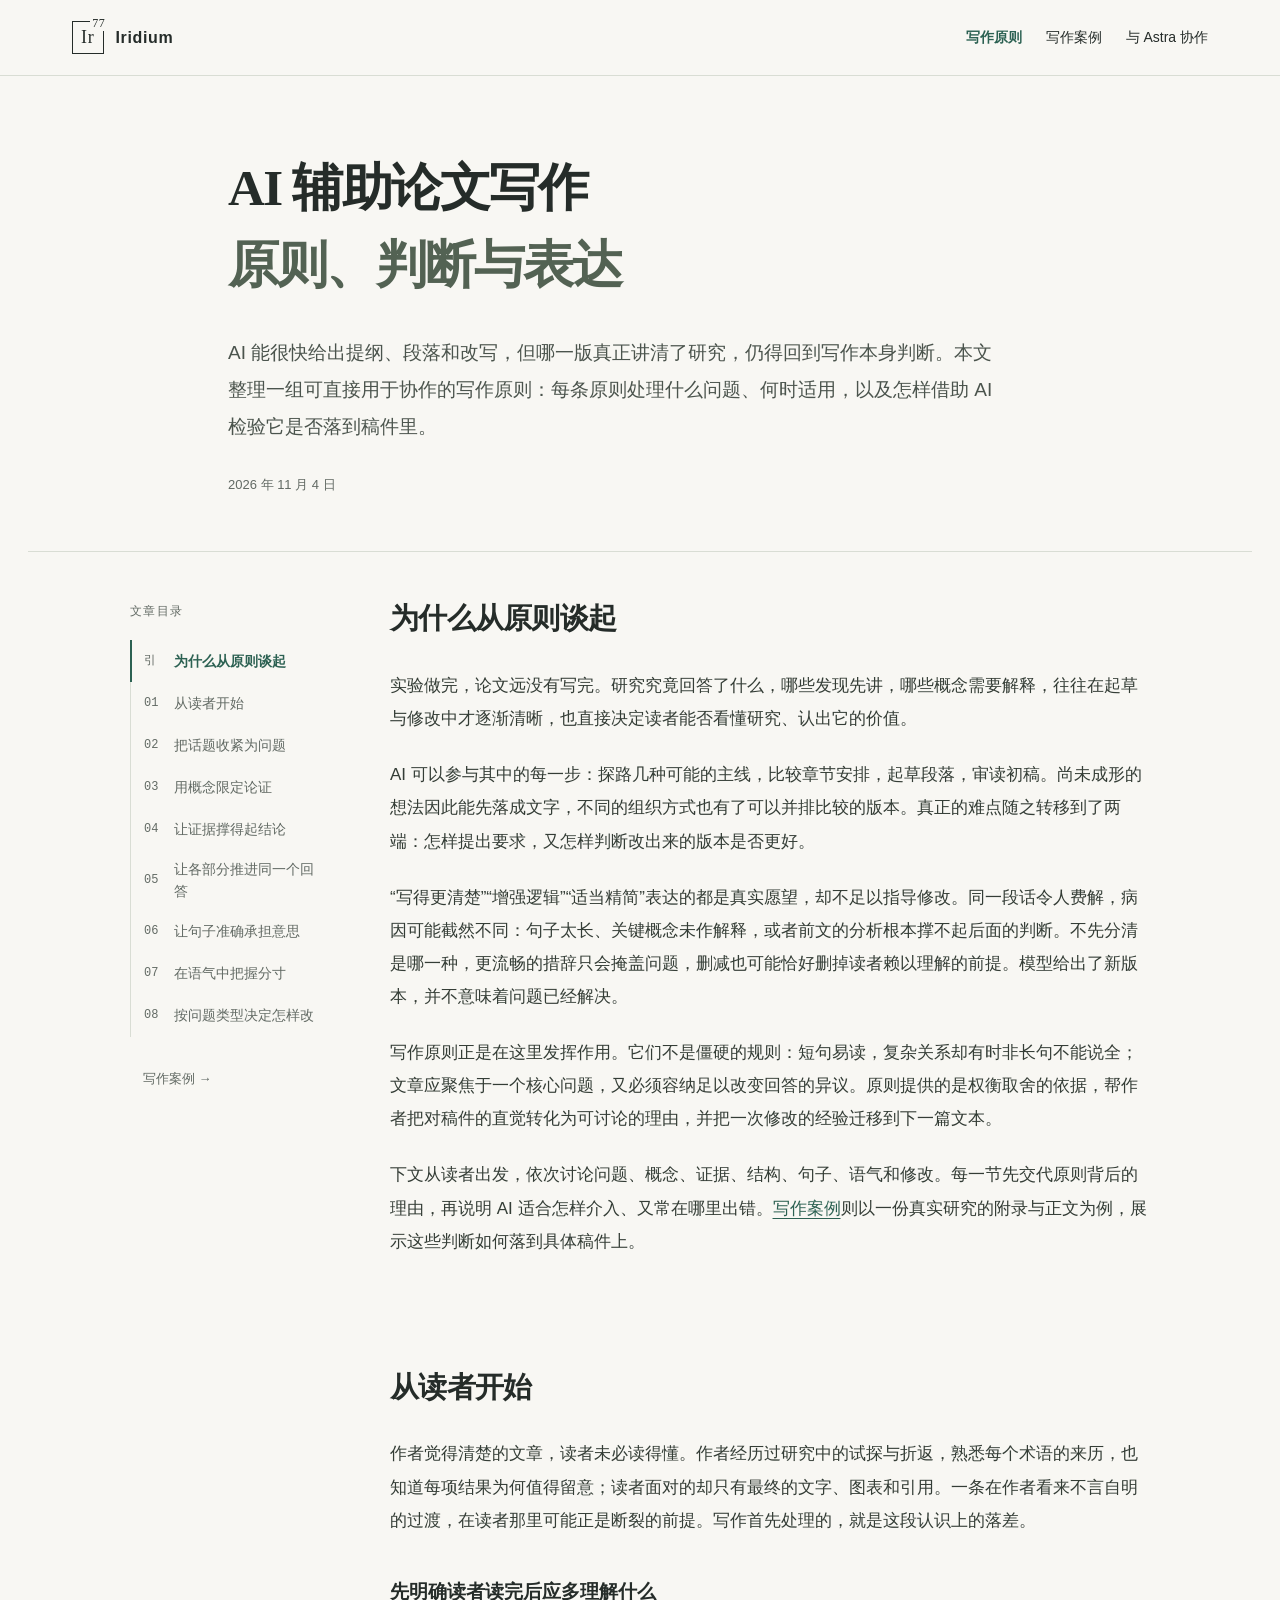
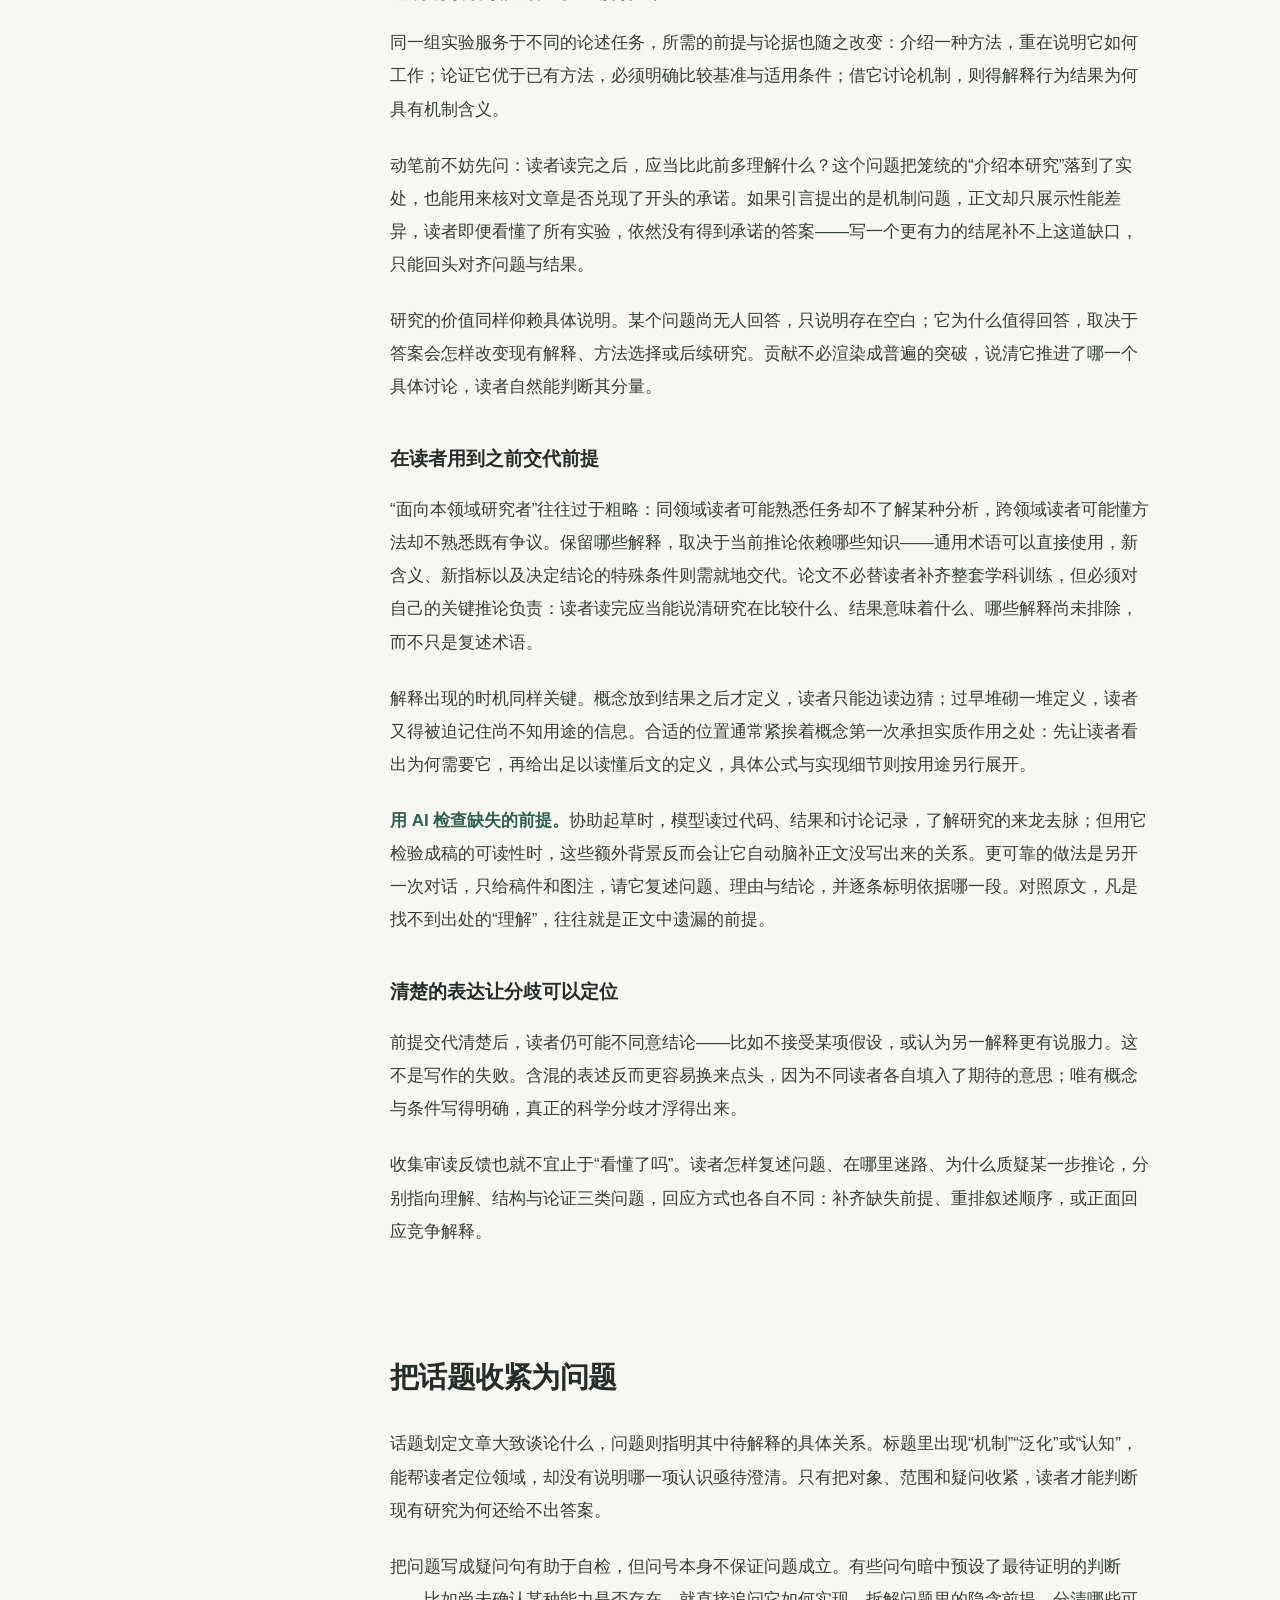
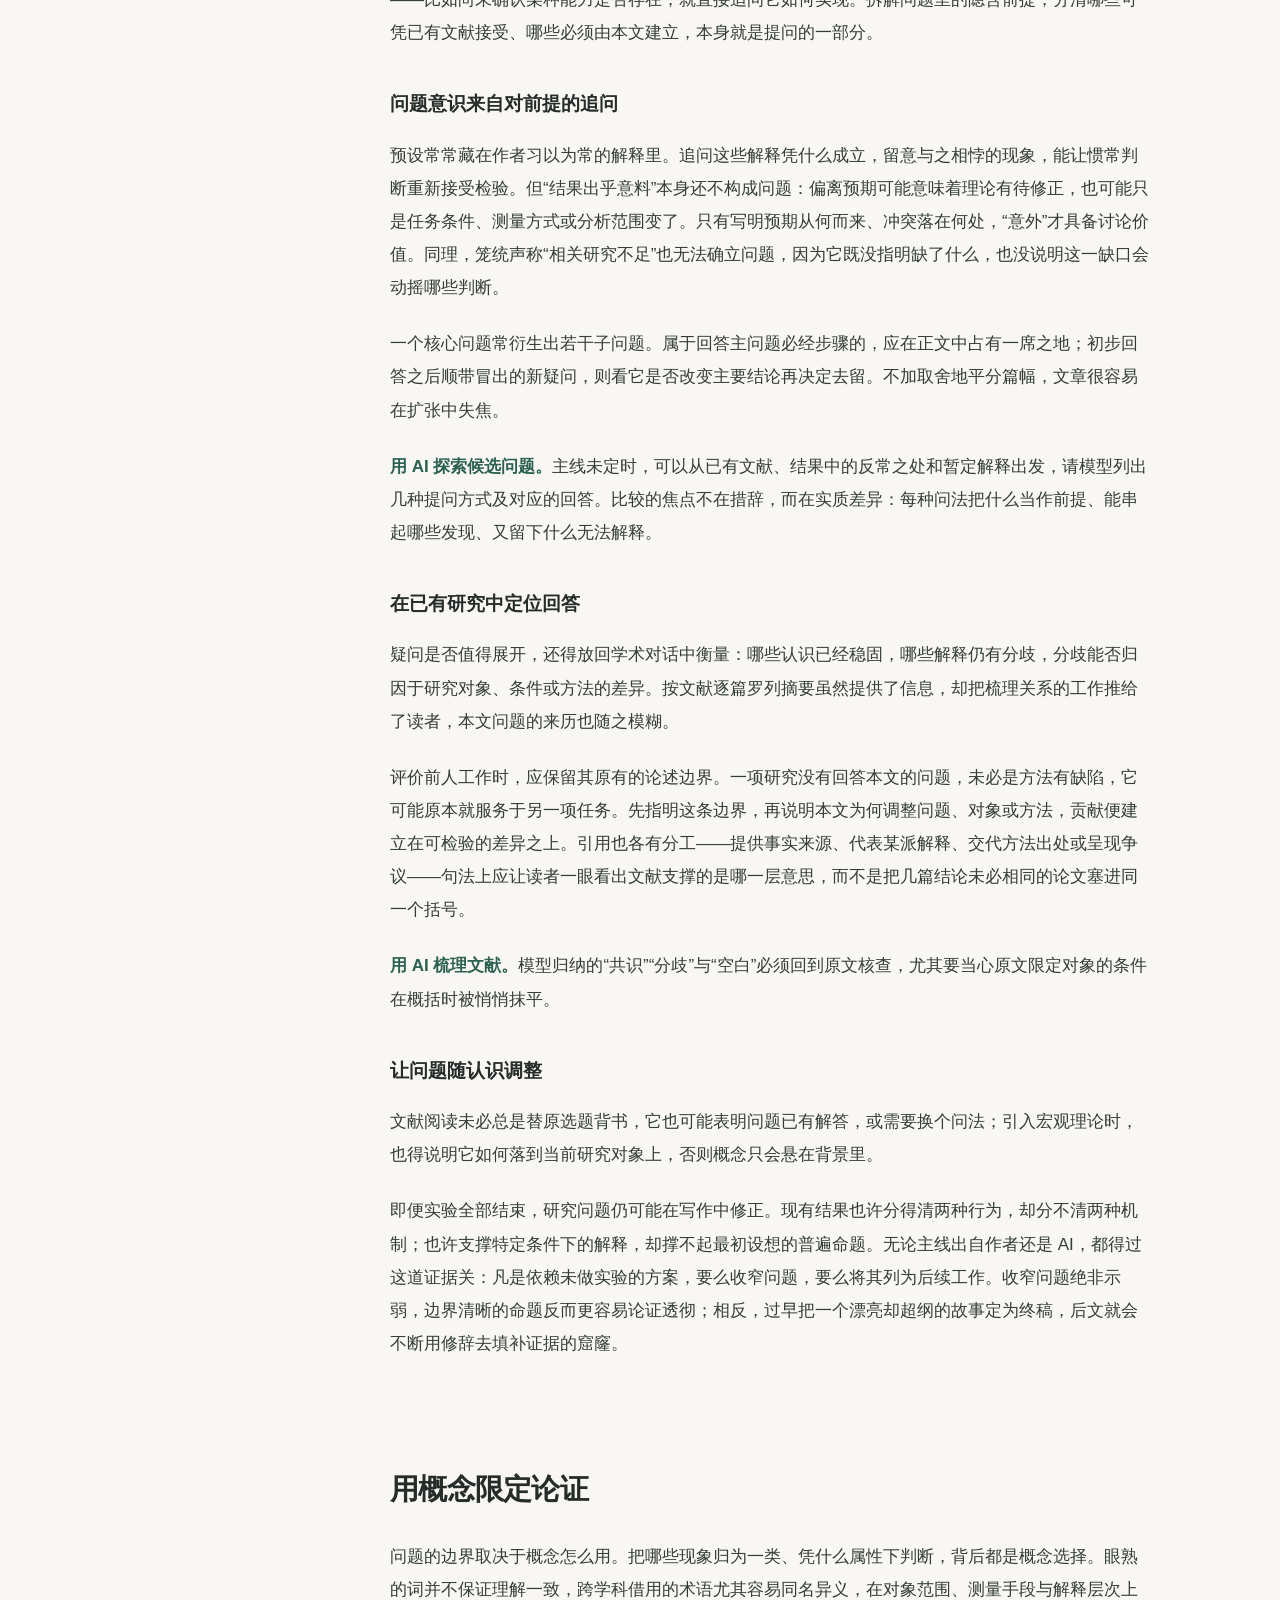
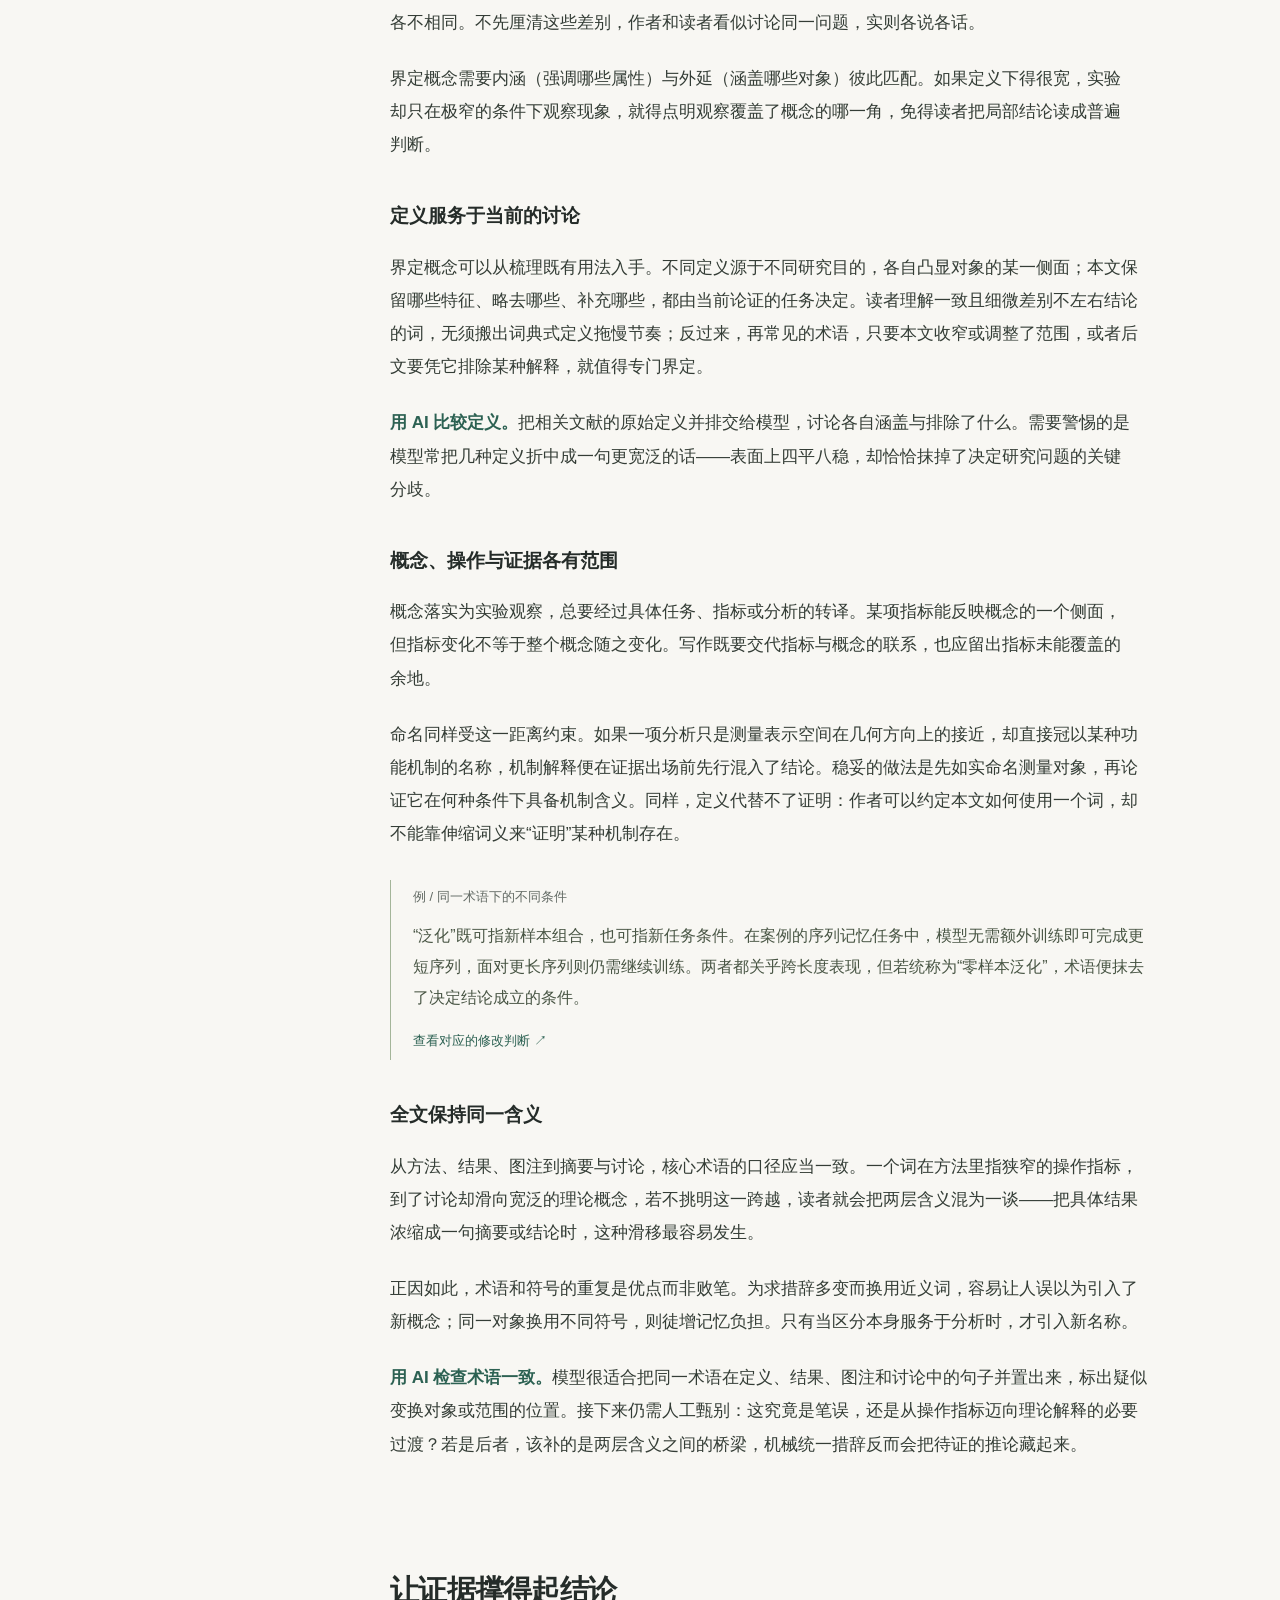
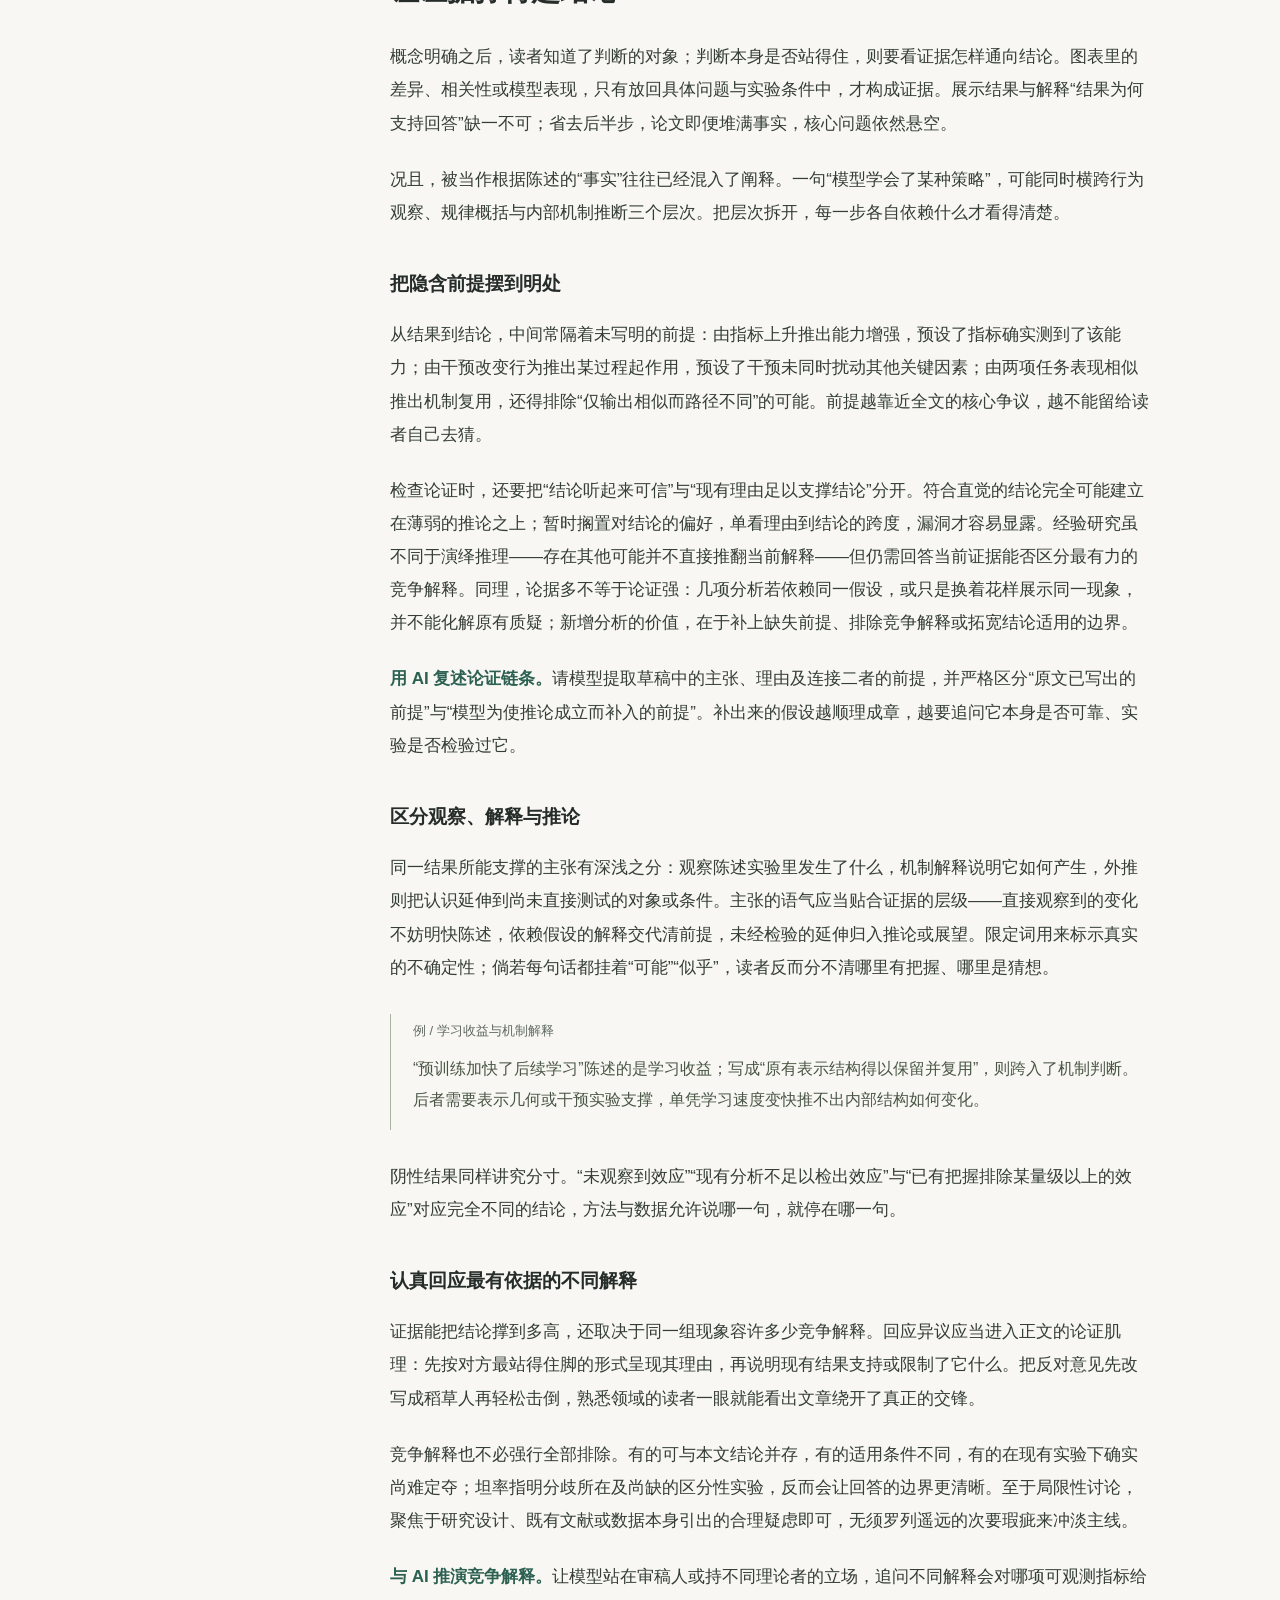
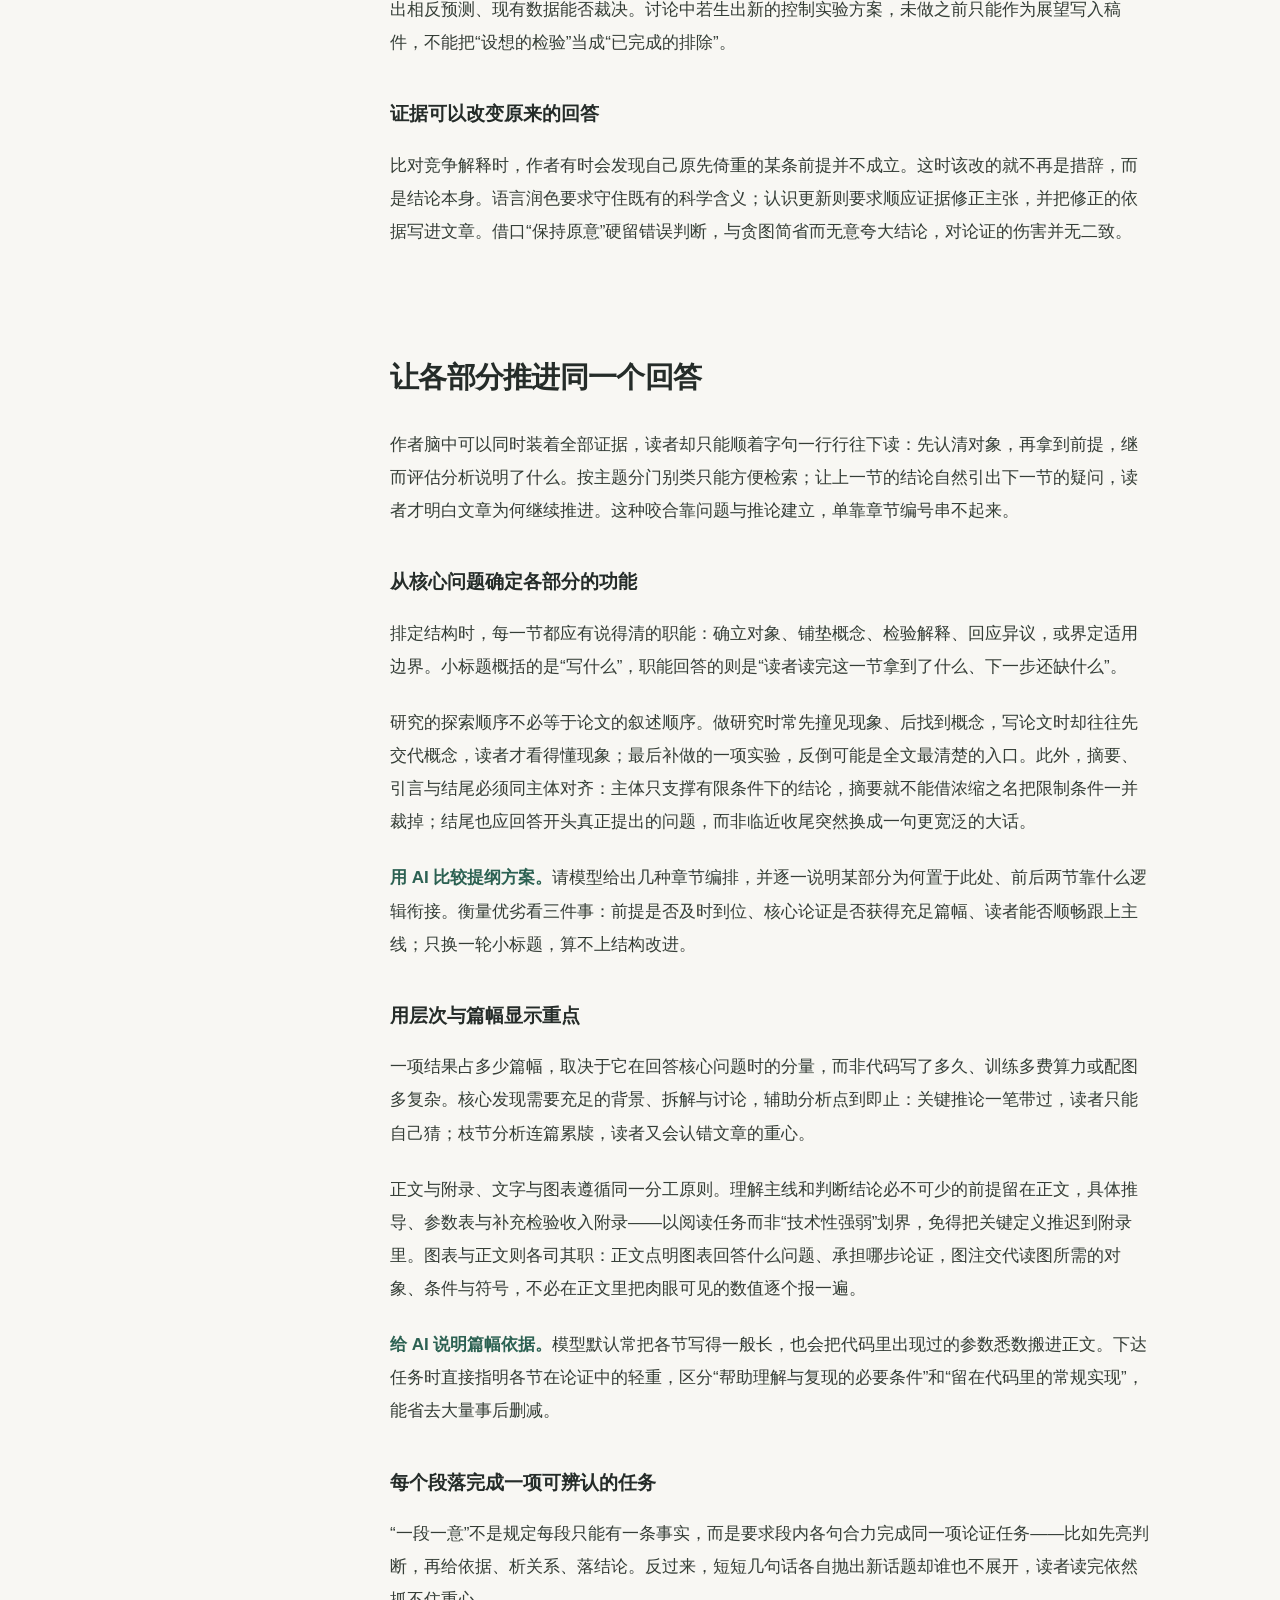
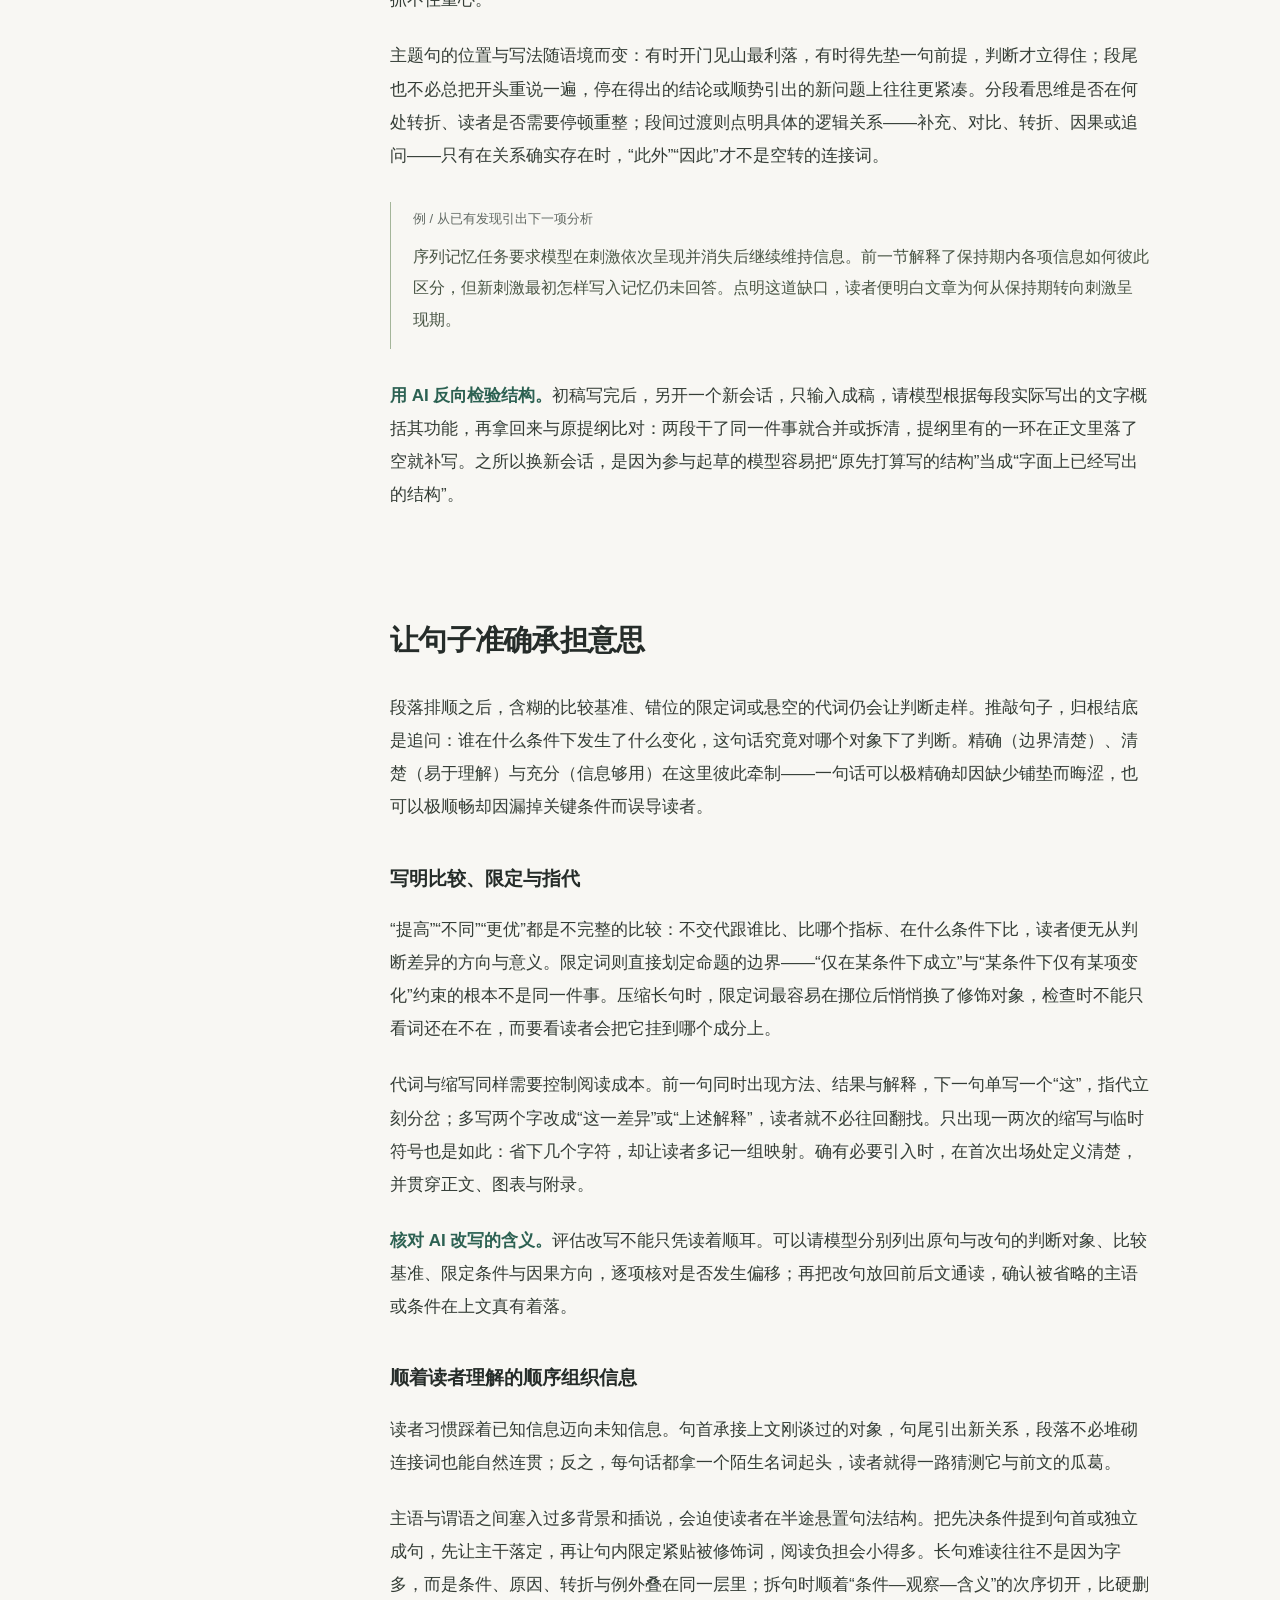
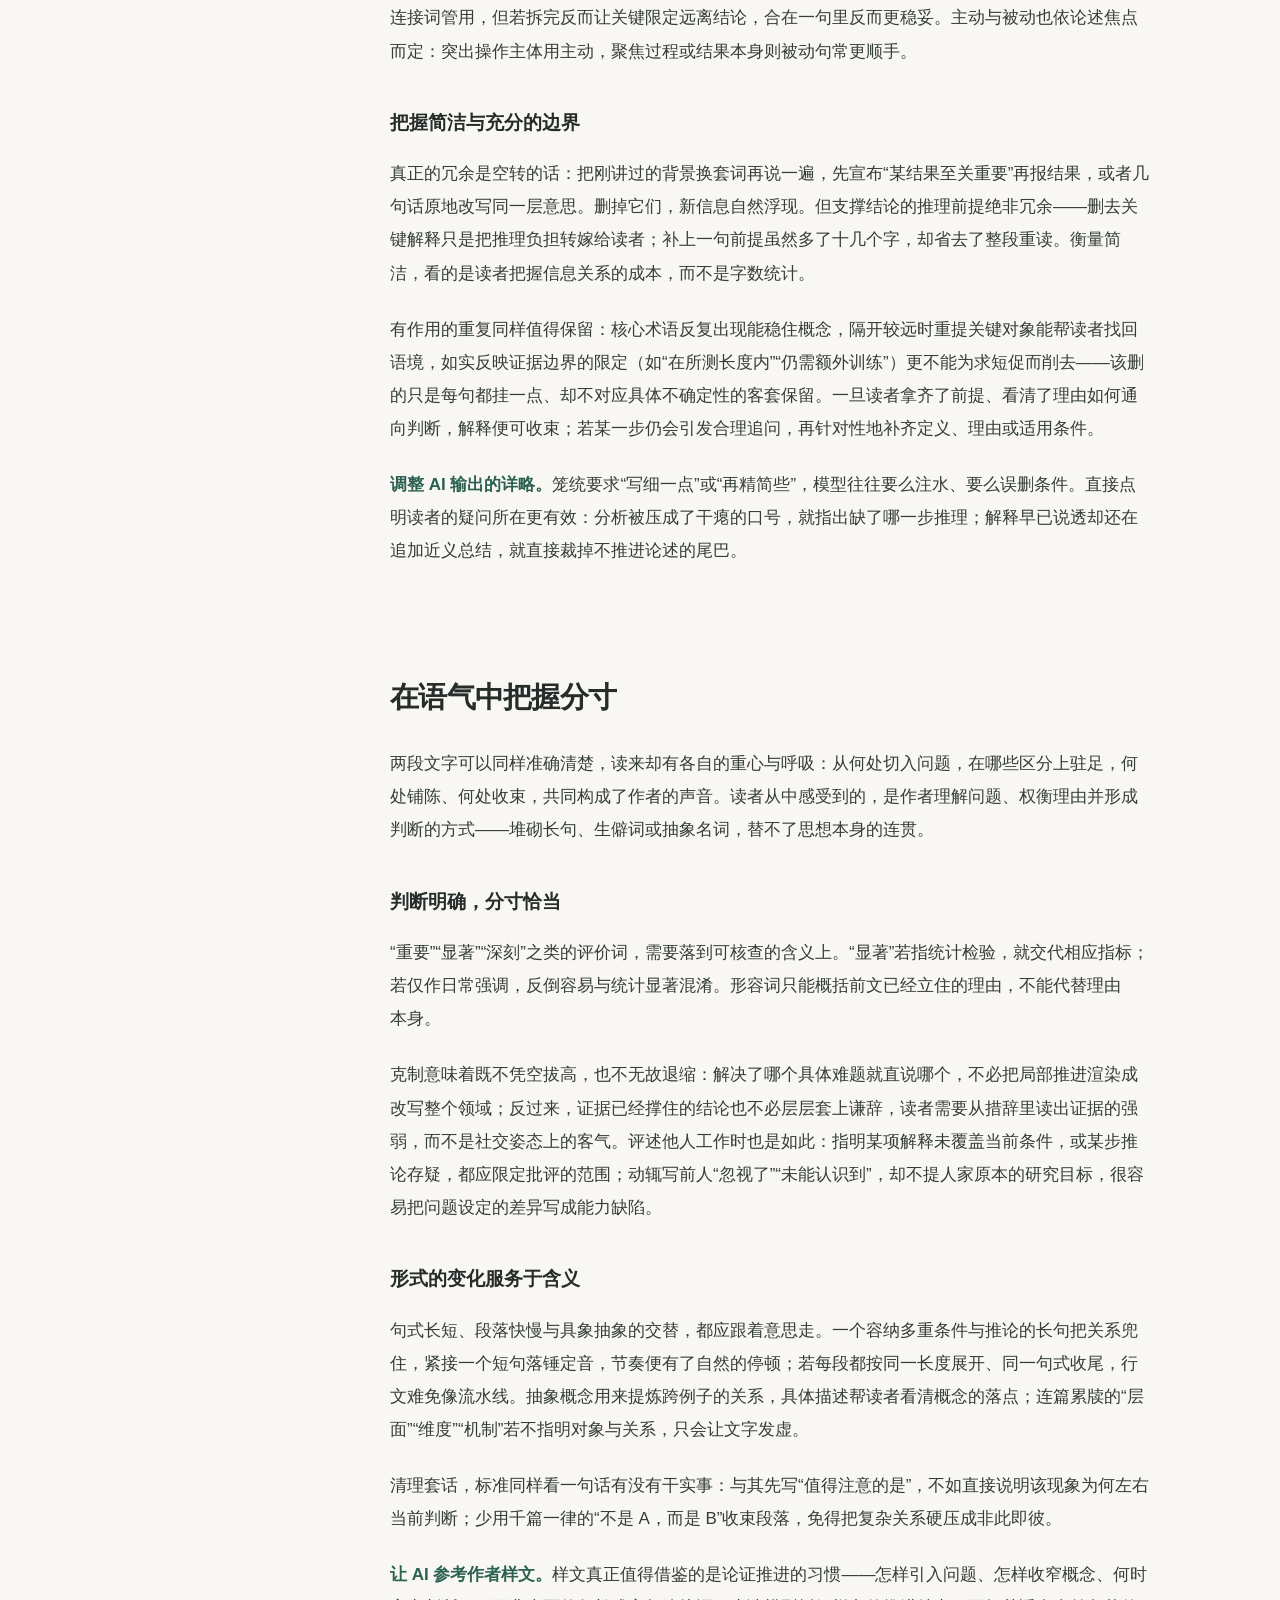
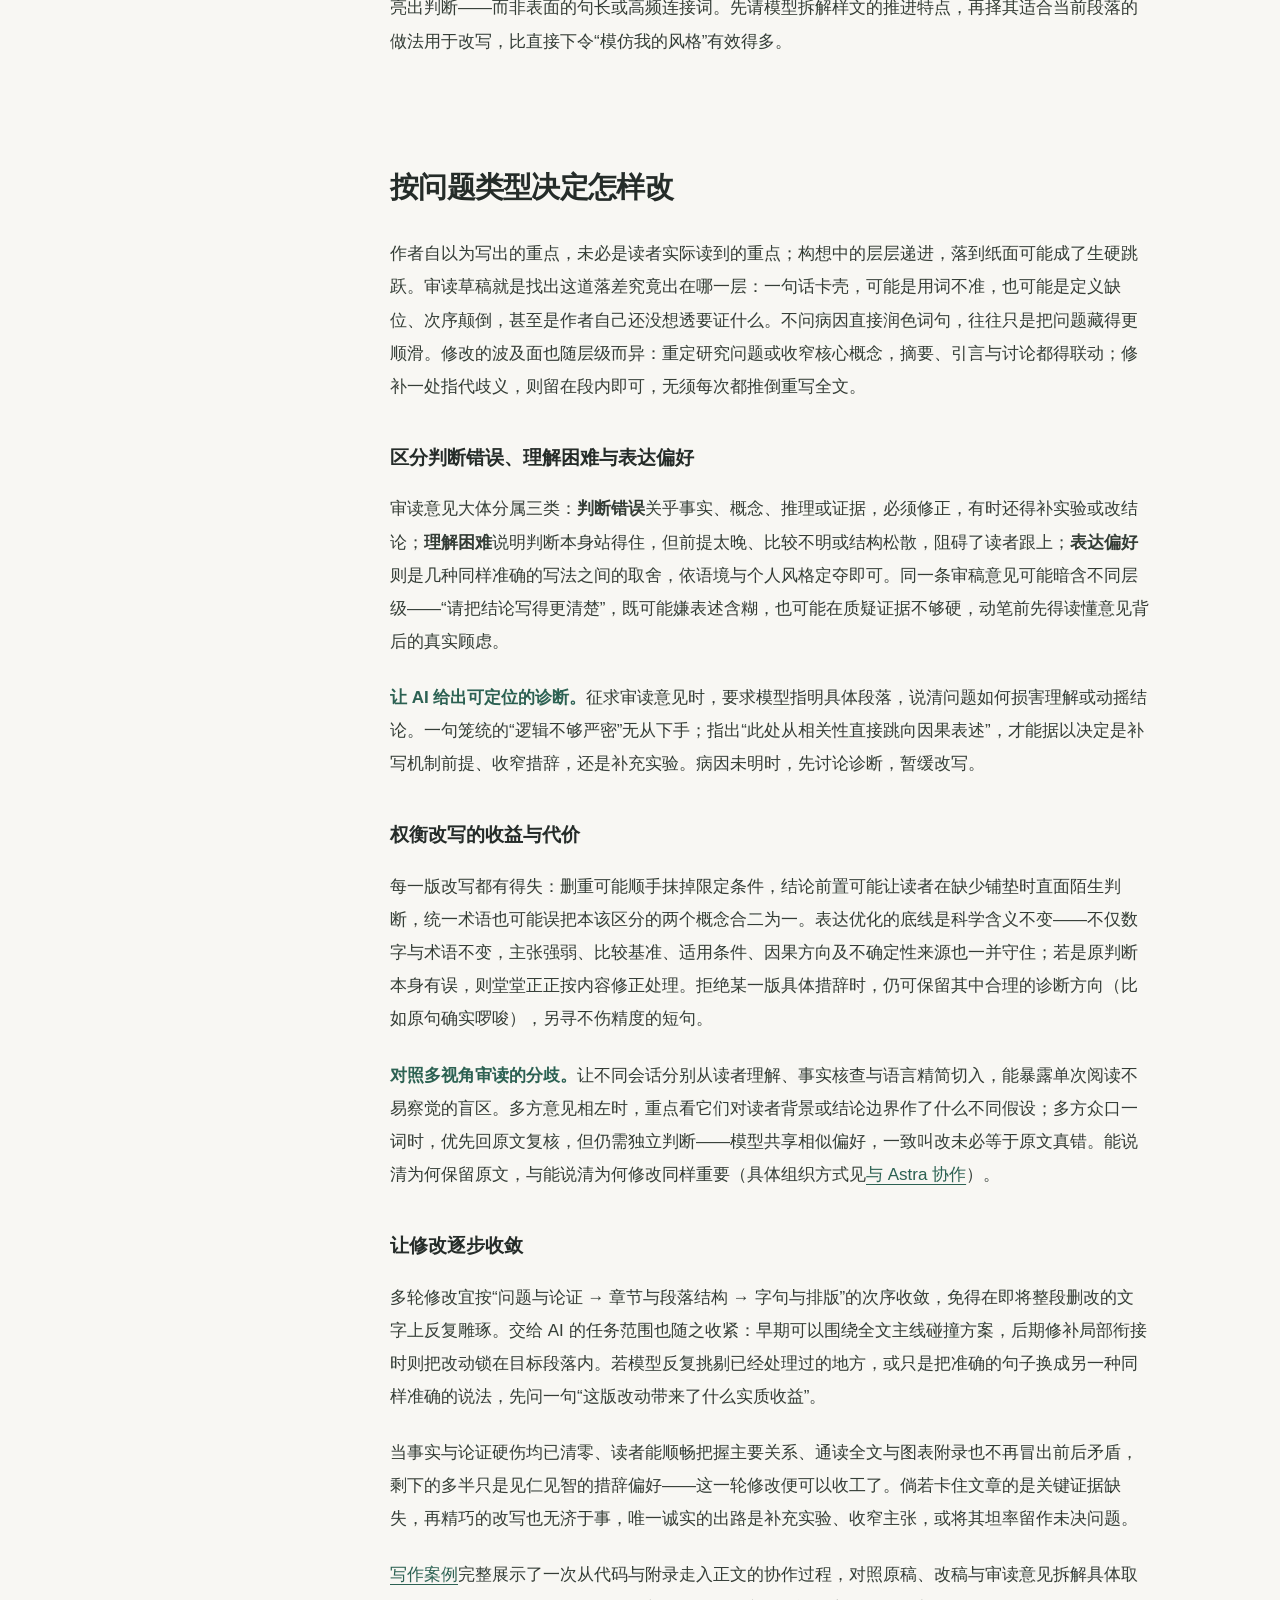
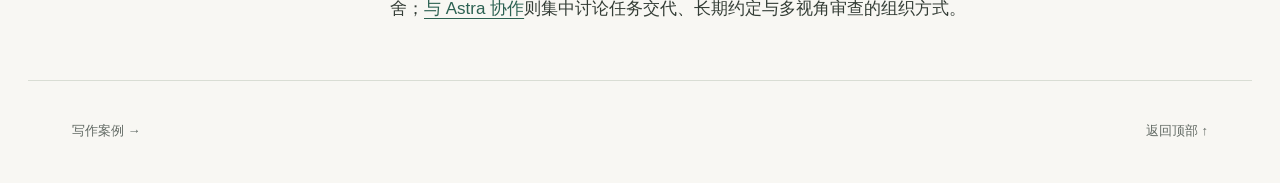
<file: index.html>
<!doctype html>
<html lang="zh-CN">
<head>
  <meta charset="utf-8">
  <meta name="viewport" content="width=device-width, initial-scale=1">
  <meta name="theme-color" content="#f8f7f3">
  <meta name="description" content="从读者、问题、概念、证据、结构与语言出发，讨论科研写作的基本原则，以及 AI 能在哪里帮忙、又在哪里容易出错。">
  <meta property="og:title" content="AI 辅助论文写作：原则、判断与表达">
  <meta property="og:description" content="AI 能很快给出提纲与改写，但哪一版真正讲清了研究，仍要回到写作本身判断。">
  <meta property="og:type" content="article">
  <meta property="og:site_name" content="Iridium">
  <link rel="canonical" href="https://veritas-arch.github.io/iridium/">
  <meta property="og:url" content="https://veritas-arch.github.io/iridium/">
  <title>AI 辅助论文写作：原则、判断与表达 · Iridium</title>
  <link rel="icon" href="favicon.svg" type="image/svg+xml">
  <link rel="stylesheet" href="style.css">
  <script src="app.js" defer></script>
</head>
<body class="essay-page">
  <a class="skip-link" href="#principles">跳转到正文</a>
  <div class="reading-progress" aria-hidden="true"><span id="progress"></span></div>
  <header class="site-header">
    <a class="wordmark" href="#top"><span class="brand-mark" aria-hidden="true">Ir<span>77</span></span>Iridium</a>
    <nav aria-label="主导航"><a href="index.html" aria-current="page">写作原则</a><a href="case.html">写作案例</a><a href="astra.html">与 Astra 协作</a></nav>
  </header>
  <main id="top">
    <header class="article-head wrap">
      <h1>AI 辅助论文写作<br><span>原则、判断与表达</span></h1>
      <p class="standfirst">AI 能很快给出提纲、段落和改写，但哪一版真正讲清了研究，仍得回到写作本身判断。本文整理一组可直接用于协作的写作原则：每条原则处理什么问题、何时适用，以及怎样借助 AI 检验它是否落到稿件里。</p>
      <p class="article-meta"><time datetime="2026-11-04">2026 年 11 月 4 日</time></p>
    </header>
    <div class="reading-layout wrap">
      <aside class="toc" id="contents">
        <nav aria-label="文章目录">
          <p class="toc-label">文章目录</p>
          <a href="#principles"><span>引</span>为什么从原则谈起</a>
          <a href="#reader"><span>01</span>从读者开始</a>
          <a href="#question"><span>02</span>把话题收紧为问题</a>
          <a href="#concept"><span>03</span>用概念限定论证</a>
          <a href="#argument"><span>04</span>让证据撑得起结论</a>
          <a href="#structure"><span>05</span>让各部分推进同一个回答</a>
          <a href="#expression"><span>06</span>让句子准确承担意思</a>
          <a href="#voice"><span>07</span>在语气中把握分寸</a>
          <a href="#revision"><span>08</span>按问题类型决定怎样改</a>
        </nav>
        <a class="toc-bottom" href="case.html">写作案例 →</a>
      </aside>
      <article>
        <section class="article-section introduction" id="principles" aria-labelledby="principles-title">
          <h2 id="principles-title">为什么从原则谈起</h2>
          <p>实验做完，论文远没有写完。研究究竟回答了什么，哪些发现先讲，哪些概念需要解释，往往在起草与修改中才逐渐清晰，也直接决定读者能否看懂研究、认出它的价值。</p>
          <p>AI 可以参与其中的每一步：探路几种可能的主线，比较章节安排，起草段落，审读初稿。尚未成形的想法因此能先落成文字，不同的组织方式也有了可以并排比较的版本。真正的难点随之转移到了两端：怎样提出要求，又怎样判断改出来的版本是否更好。</p>
          <p>“写得更清楚”“增强逻辑”“适当精简”表达的都是真实愿望，却不足以指导修改。同一段话令人费解，病因可能截然不同：句子太长、关键概念未作解释，或者前文的分析根本撑不起后面的判断。不先分清是哪一种，更流畅的措辞只会掩盖问题，删减也可能恰好删掉读者赖以理解的前提。模型给出了新版本，并不意味着问题已经解决。</p>
          <p>写作原则正是在这里发挥作用。它们不是僵硬的规则：短句易读，复杂关系却有时非长句不能说全；文章应聚焦于一个核心问题，又必须容纳足以改变回答的异议。原则提供的是权衡取舍的依据，帮作者把对稿件的直觉转化为可讨论的理由，并把一次修改的经验迁移到下一篇文本。</p>
          <p>下文从读者出发，依次讨论问题、概念、证据、结构、句子、语气和修改。每一节先交代原则背后的理由，再说明 AI 适合怎样介入、又常在哪里出错。<a href="case.html">写作案例</a>则以一份真实研究的附录与正文为例，展示这些判断如何落到具体稿件上。</p>
        </section>

        <section class="article-section" id="reader" aria-labelledby="reader-title">
          <h2 id="reader-title">从读者开始</h2>
          <p>作者觉得清楚的文章，读者未必读得懂。作者经历过研究中的试探与折返，熟悉每个术语的来历，也知道每项结果为何值得留意；读者面对的却只有最终的文字、图表和引用。一条在作者看来不言自明的过渡，在读者那里可能正是断裂的前提。写作首先处理的，就是这段认识上的落差。</p>
          <h3>先明确读者读完后应多理解什么</h3>
          <p>同一组实验服务于不同的论述任务，所需的前提与论据也随之改变：介绍一种方法，重在说明它如何工作；论证它优于已有方法，必须明确比较基准与适用条件；借它讨论机制，则得解释行为结果为何具有机制含义。</p>
          <p>动笔前不妨先问：读者读完之后，应当比此前多理解什么？这个问题把笼统的“介绍本研究”落到了实处，也能用来核对文章是否兑现了开头的承诺。如果引言提出的是机制问题，正文却只展示性能差异，读者即便看懂了所有实验，依然没有得到承诺的答案——写一个更有力的结尾补不上这道缺口，只能回头对齐问题与结果。</p>
          <p>研究的价值同样仰赖具体说明。某个问题尚无人回答，只说明存在空白；它为什么值得回答，取决于答案会怎样改变现有解释、方法选择或后续研究。贡献不必渲染成普遍的突破，说清它推进了哪一个具体讨论，读者自然能判断其分量。</p>
          <h3>在读者用到之前交代前提</h3>
          <p>“面向本领域研究者”往往过于粗略：同领域读者可能熟悉任务却不了解某种分析，跨领域读者可能懂方法却不熟悉既有争议。保留哪些解释，取决于当前推论依赖哪些知识——通用术语可以直接使用，新含义、新指标以及决定结论的特殊条件则需就地交代。论文不必替读者补齐整套学科训练，但必须对自己的关键推论负责：读者读完应当能说清研究在比较什么、结果意味着什么、哪些解释尚未排除，而不只是复述术语。</p>
          <p>解释出现的时机同样关键。概念放到结果之后才定义，读者只能边读边猜；过早堆砌一堆定义，读者又得被迫记住尚不知用途的信息。合适的位置通常紧挨着概念第一次承担实质作用之处：先让读者看出为何需要它，再给出足以读懂后文的定义，具体公式与实现细节则按用途另行展开。</p>
          <p class="ai-tip"><strong>用 AI 检查缺失的前提。</strong>协助起草时，模型读过代码、结果和讨论记录，了解研究的来龙去脉；但用它检验成稿的可读性时，这些额外背景反而会让它自动脑补正文没写出来的关系。更可靠的做法是另开一次对话，只给稿件和图注，请它复述问题、理由与结论，并逐条标明依据哪一段。对照原文，凡是找不到出处的“理解”，往往就是正文中遗漏的前提。</p>
          <h3>清楚的表达让分歧可以定位</h3>
          <p>前提交代清楚后，读者仍可能不同意结论——比如不接受某项假设，或认为另一解释更有说服力。这不是写作的失败。含混的表述反而更容易换来点头，因为不同读者各自填入了期待的意思；唯有概念与条件写得明确，真正的科学分歧才浮得出来。</p>
          <p>收集审读反馈也就不宜止于“看懂了吗”。读者怎样复述问题、在哪里迷路、为什么质疑某一步推论，分别指向理解、结构与论证三类问题，回应方式也各自不同：补齐缺失前提、重排叙述顺序，或正面回应竞争解释。</p>
        </section>

        <section class="article-section" id="question" aria-labelledby="question-title">
          <h2 id="question-title">把话题收紧为问题</h2>
          <p>话题划定文章大致谈论什么，问题则指明其中待解释的具体关系。标题里出现“机制”“泛化”或“认知”，能帮读者定位领域，却没有说明哪一项认识亟待澄清。只有把对象、范围和疑问收紧，读者才能判断现有研究为何还给不出答案。</p>
          <p>把问题写成疑问句有助于自检，但问号本身不保证问题成立。有些问句暗中预设了最待证明的判断——比如尚未确认某种能力是否存在，就直接追问它如何实现。拆解问题里的隐含前提，分清哪些可凭已有文献接受、哪些必须由本文建立，本身就是提问的一部分。</p>
          <h3>问题意识来自对前提的追问</h3>
          <p>预设常常藏在作者习以为常的解释里。追问这些解释凭什么成立，留意与之相悖的现象，能让惯常判断重新接受检验。但“结果出乎意料”本身还不构成问题：偏离预期可能意味着理论有待修正，也可能只是任务条件、测量方式或分析范围变了。只有写明预期从何而来、冲突落在何处，“意外”才具备讨论价值。同理，笼统声称“相关研究不足”也无法确立问题，因为它既没指明缺了什么，也没说明这一缺口会动摇哪些判断。</p>
          <p>一个核心问题常衍生出若干子问题。属于回答主问题必经步骤的，应在正文中占有一席之地；初步回答之后顺带冒出的新疑问，则看它是否改变主要结论再决定去留。不加取舍地平分篇幅，文章很容易在扩张中失焦。</p>
          <p class="ai-tip"><strong>用 AI 探索候选问题。</strong>主线未定时，可以从已有文献、结果中的反常之处和暂定解释出发，请模型列出几种提问方式及对应的回答。比较的焦点不在措辞，而在实质差异：每种问法把什么当作前提、能串起哪些发现、又留下什么无法解释。</p>
          <h3>在已有研究中定位回答</h3>
          <p>疑问是否值得展开，还得放回学术对话中衡量：哪些认识已经稳固，哪些解释仍有分歧，分歧能否归因于研究对象、条件或方法的差异。按文献逐篇罗列摘要虽然提供了信息，却把梳理关系的工作推给了读者，本文问题的来历也随之模糊。</p>
          <p>评价前人工作时，应保留其原有的论述边界。一项研究没有回答本文的问题，未必是方法有缺陷，它可能原本就服务于另一项任务。先指明这条边界，再说明本文为何调整问题、对象或方法，贡献便建立在可检验的差异之上。引用也各有分工——提供事实来源、代表某派解释、交代方法出处或呈现争议——句法上应让读者一眼看出文献支撑的是哪一层意思，而不是把几篇结论未必相同的论文塞进同一个括号。</p>
          <p class="ai-tip"><strong>用 AI 梳理文献。</strong>模型归纳的“共识”“分歧”与“空白”必须回到原文核查，尤其要当心原文限定对象的条件在概括时被悄悄抹平。</p>
          <h3>让问题随认识调整</h3>
          <p>文献阅读未必总是替原选题背书，它也可能表明问题已有解答，或需要换个问法；引入宏观理论时，也得说明它如何落到当前研究对象上，否则概念只会悬在背景里。</p>
          <p>即便实验全部结束，研究问题仍可能在写作中修正。现有结果也许分得清两种行为，却分不清两种机制；也许支撑特定条件下的解释，却撑不起最初设想的普遍命题。无论主线出自作者还是 AI，都得过这道证据关：凡是依赖未做实验的方案，要么收窄问题，要么将其列为后续工作。收窄问题绝非示弱，边界清晰的命题反而更容易论证透彻；相反，过早把一个漂亮却超纲的故事定为终稿，后文就会不断用修辞去填补证据的窟窿。</p>
        </section>

        <section class="article-section" id="concept" aria-labelledby="concept-title">
          <h2 id="concept-title">用概念限定论证</h2>
          <p>问题的边界取决于概念怎么用。把哪些现象归为一类、凭什么属性下判断，背后都是概念选择。眼熟的词并不保证理解一致，跨学科借用的术语尤其容易同名异义，在对象范围、测量手段与解释层次上各不相同。不先厘清这些差别，作者和读者看似讨论同一问题，实则各说各话。</p>
          <p>界定概念需要内涵（强调哪些属性）与外延（涵盖哪些对象）彼此匹配。如果定义下得很宽，实验却只在极窄的条件下观察现象，就得点明观察覆盖了概念的哪一角，免得读者把局部结论读成普遍判断。</p>
          <h3>定义服务于当前的讨论</h3>
          <p>界定概念可以从梳理既有用法入手。不同定义源于不同研究目的，各自凸显对象的某一侧面；本文保留哪些特征、略去哪些、补充哪些，都由当前论证的任务决定。读者理解一致且细微差别不左右结论的词，无须搬出词典式定义拖慢节奏；反过来，再常见的术语，只要本文收窄或调整了范围，或者后文要凭它排除某种解释，就值得专门界定。</p>
          <p class="ai-tip"><strong>用 AI 比较定义。</strong>把相关文献的原始定义并排交给模型，讨论各自涵盖与排除了什么。需要警惕的是模型常把几种定义折中成一句更宽泛的话——表面上四平八稳，却恰恰抹掉了决定研究问题的关键分歧。</p>
          <h3>概念、操作与证据各有范围</h3>
          <p>概念落实为实验观察，总要经过具体任务、指标或分析的转译。某项指标能反映概念的一个侧面，但指标变化不等于整个概念随之变化。写作既要交代指标与概念的联系，也应留出指标未能覆盖的余地。</p>
          <p>命名同样受这一距离约束。如果一项分析只是测量表示空间在几何方向上的接近，却直接冠以某种功能机制的名称，机制解释便在证据出场前先行混入了结论。稳妥的做法是先如实命名测量对象，再论证它在何种条件下具备机制含义。同样，定义代替不了证明：作者可以约定本文如何使用一个词，却不能靠伸缩词义来“证明”某种机制存在。</p>
          <aside class="brief-example" aria-label="概念范围的简短例子"><p class="example-label">例 / 同一术语下的不同条件</p><p>“泛化”既可指新样本组合，也可指新任务条件。在案例的序列记忆任务中，模型无需额外训练即可完成更短序列，面对更长序列则仍需继续训练。两者都关乎跨长度表现，但若统称为“零样本泛化”，术语便抹去了决定结论成立的条件。</p><a href="case.html#review">查看对应的修改判断 ↗</a></aside>
          <h3>全文保持同一含义</h3>
          <p>从方法、结果、图注到摘要与讨论，核心术语的口径应当一致。一个词在方法里指狭窄的操作指标，到了讨论却滑向宽泛的理论概念，若不挑明这一跨越，读者就会把两层含义混为一谈——把具体结果浓缩成一句摘要或结论时，这种滑移最容易发生。</p>
          <p>正因如此，术语和符号的重复是优点而非败笔。为求措辞多变而换用近义词，容易让人误以为引入了新概念；同一对象换用不同符号，则徒增记忆负担。只有当区分本身服务于分析时，才引入新名称。</p>
          <p class="ai-tip"><strong>用 AI 检查术语一致。</strong>模型很适合把同一术语在定义、结果、图注和讨论中的句子并置出来，标出疑似变换对象或范围的位置。接下来仍需人工甄别：这究竟是笔误，还是从操作指标迈向理论解释的必要过渡？若是后者，该补的是两层含义之间的桥梁，机械统一措辞反而会把待证的推论藏起来。</p>
        </section>

        <section class="article-section" id="argument" aria-labelledby="argument-title">
          <h2 id="argument-title">让证据撑得起结论</h2>
          <p>概念明确之后，读者知道了判断的对象；判断本身是否站得住，则要看证据怎样通向结论。图表里的差异、相关性或模型表现，只有放回具体问题与实验条件中，才构成证据。展示结果与解释“结果为何支持回答”缺一不可；省去后半步，论文即便堆满事实，核心问题依然悬空。</p>
          <p>况且，被当作根据陈述的“事实”往往已经混入了阐释。一句“模型学会了某种策略”，可能同时横跨行为观察、规律概括与内部机制推断三个层次。把层次拆开，每一步各自依赖什么才看得清楚。</p>
          <h3>把隐含前提摆到明处</h3>
          <p>从结果到结论，中间常隔着未写明的前提：由指标上升推出能力增强，预设了指标确实测到了该能力；由干预改变行为推出某过程起作用，预设了干预未同时扰动其他关键因素；由两项任务表现相似推出机制复用，还得排除“仅输出相似而路径不同”的可能。前提越靠近全文的核心争议，越不能留给读者自己去猜。</p>
          <p>检查论证时，还要把“结论听起来可信”与“现有理由足以支撑结论”分开。符合直觉的结论完全可能建立在薄弱的推论之上；暂时搁置对结论的偏好，单看理由到结论的跨度，漏洞才容易显露。经验研究虽不同于演绎推理——存在其他可能并不直接推翻当前解释——但仍需回答当前证据能否区分最有力的竞争解释。同理，论据多不等于论证强：几项分析若依赖同一假设，或只是换着花样展示同一现象，并不能化解原有质疑；新增分析的价值，在于补上缺失前提、排除竞争解释或拓宽结论适用的边界。</p>
          <p class="ai-tip"><strong>用 AI 复述论证链条。</strong>请模型提取草稿中的主张、理由及连接二者的前提，并严格区分“原文已写出的前提”与“模型为使推论成立而补入的前提”。补出来的假设越顺理成章，越要追问它本身是否可靠、实验是否检验过它。</p>
          <h3>区分观察、解释与推论</h3>
          <p>同一结果所能支撑的主张有深浅之分：观察陈述实验里发生了什么，机制解释说明它如何产生，外推则把认识延伸到尚未直接测试的对象或条件。主张的语气应当贴合证据的层级——直接观察到的变化不妨明快陈述，依赖假设的解释交代清前提，未经检验的延伸归入推论或展望。限定词用来标示真实的不确定性；倘若每句话都挂着“可能”“似乎”，读者反而分不清哪里有把握、哪里是猜想。</p>
          <aside class="brief-example" aria-label="证据范围的简短例子"><p class="example-label">例 / 学习收益与机制解释</p><p>“预训练加快了后续学习”陈述的是学习收益；写成“原有表示结构得以保留并复用”，则跨入了机制判断。后者需要表示几何或干预实验支撑，单凭学习速度变快推不出内部结构如何变化。</p></aside>
          <p>阴性结果同样讲究分寸。“未观察到效应”“现有分析不足以检出效应”与“已有把握排除某量级以上的效应”对应完全不同的结论，方法与数据允许说哪一句，就停在哪一句。</p>
          <h3>认真回应最有依据的不同解释</h3>
          <p>证据能把结论撑到多高，还取决于同一组现象容许多少竞争解释。回应异议应当进入正文的论证肌理：先按对方最站得住脚的形式呈现其理由，再说明现有结果支持或限制了它什么。把反对意见先改写成稻草人再轻松击倒，熟悉领域的读者一眼就能看出文章绕开了真正的交锋。</p>
          <p>竞争解释也不必强行全部排除。有的可与本文结论并存，有的适用条件不同，有的在现有实验下确实尚难定夺；坦率指明分歧所在及尚缺的区分性实验，反而会让回答的边界更清晰。至于局限性讨论，聚焦于研究设计、既有文献或数据本身引出的合理疑虑即可，无须罗列遥远的次要瑕疵来冲淡主线。</p>
          <p class="ai-tip"><strong>与 AI 推演竞争解释。</strong>让模型站在审稿人或持不同理论者的立场，追问不同解释会对哪项可观测指标给出相反预测、现有数据能否裁决。讨论中若生出新的控制实验方案，未做之前只能作为展望写入稿件，不能把“设想的检验”当成“已完成的排除”。</p>
          <h3>证据可以改变原来的回答</h3>
          <p>比对竞争解释时，作者有时会发现自己原先倚重的某条前提并不成立。这时该改的就不再是措辞，而是结论本身。语言润色要求守住既有的科学含义；认识更新则要求顺应证据修正主张，并把修正的依据写进文章。借口“保持原意”硬留错误判断，与贪图简省而无意夸大结论，对论证的伤害并无二致。</p>
        </section>

        <section class="article-section" id="structure" aria-labelledby="structure-title">
          <h2 id="structure-title">让各部分推进同一个回答</h2>
          <p>作者脑中可以同时装着全部证据，读者却只能顺着字句一行行往下读：先认清对象，再拿到前提，继而评估分析说明了什么。按主题分门别类只能方便检索；让上一节的结论自然引出下一节的疑问，读者才明白文章为何继续推进。这种咬合靠问题与推论建立，单靠章节编号串不起来。</p>
          <h3>从核心问题确定各部分的功能</h3>
          <p>排定结构时，每一节都应有说得清的职能：确立对象、铺垫概念、检验解释、回应异议，或界定适用边界。小标题概括的是“写什么”，职能回答的则是“读者读完这一节拿到了什么、下一步还缺什么”。</p>
          <p>研究的探索顺序不必等于论文的叙述顺序。做研究时常先撞见现象、后找到概念，写论文时却往往先交代概念，读者才看得懂现象；最后补做的一项实验，反倒可能是全文最清楚的入口。此外，摘要、引言与结尾必须同主体对齐：主体只支撑有限条件下的结论，摘要就不能借浓缩之名把限制条件一并裁掉；结尾也应回答开头真正提出的问题，而非临近收尾突然换成一句更宽泛的大话。</p>
          <p class="ai-tip"><strong>用 AI 比较提纲方案。</strong>请模型给出几种章节编排，并逐一说明某部分为何置于此处、前后两节靠什么逻辑衔接。衡量优劣看三件事：前提是否及时到位、核心论证是否获得充足篇幅、读者能否顺畅跟上主线；只换一轮小标题，算不上结构改进。</p>
          <h3>用层次与篇幅显示重点</h3>
          <p>一项结果占多少篇幅，取决于它在回答核心问题时的分量，而非代码写了多久、训练多费算力或配图多复杂。核心发现需要充足的背景、拆解与讨论，辅助分析点到即止：关键推论一笔带过，读者只能自己猜；枝节分析连篇累牍，读者又会认错文章的重心。</p>
          <p>正文与附录、文字与图表遵循同一分工原则。理解主线和判断结论必不可少的前提留在正文，具体推导、参数表与补充检验收入附录——以阅读任务而非“技术性强弱”划界，免得把关键定义推迟到附录里。图表与正文则各司其职：正文点明图表回答什么问题、承担哪步论证，图注交代读图所需的对象、条件与符号，不必在正文里把肉眼可见的数值逐个报一遍。</p>
          <p class="ai-tip"><strong>给 AI 说明篇幅依据。</strong>模型默认常把各节写得一般长，也会把代码里出现过的参数悉数搬进正文。下达任务时直接指明各节在论证中的轻重，区分“帮助理解与复现的必要条件”和“留在代码里的常规实现”，能省去大量事后删减。</p>
          <h3>每个段落完成一项可辨认的任务</h3>
          <p>“一段一意”不是规定每段只能有一条事实，而是要求段内各句合力完成同一项论证任务——比如先亮判断，再给依据、析关系、落结论。反过来，短短几句话各自抛出新话题却谁也不展开，读者读完依然抓不住重心。</p>
          <p>主题句的位置与写法随语境而变：有时开门见山最利落，有时得先垫一句前提，判断才立得住；段尾也不必总把开头重说一遍，停在得出的结论或顺势引出的新问题上往往更紧凑。分段看思维是否在何处转折、读者是否需要停顿重整；段间过渡则点明具体的逻辑关系——补充、对比、转折、因果或追问——只有在关系确实存在时，“此外”“因此”才不是空转的连接词。</p>
          <aside class="brief-example" aria-label="段落衔接的简短例子"><p class="example-label">例 / 从已有发现引出下一项分析</p><p>序列记忆任务要求模型在刺激依次呈现并消失后继续维持信息。前一节解释了保持期内各项信息如何彼此区分，但新刺激最初怎样写入记忆仍未回答。点明这道缺口，读者便明白文章为何从保持期转向刺激呈现期。</p></aside>
          <p class="ai-tip"><strong>用 AI 反向检验结构。</strong>初稿写完后，另开一个新会话，只输入成稿，请模型根据每段实际写出的文字概括其功能，再拿回来与原提纲比对：两段干了同一件事就合并或拆清，提纲里有的一环在正文里落了空就补写。之所以换新会话，是因为参与起草的模型容易把“原先打算写的结构”当成“字面上已经写出的结构”。</p>
        </section>

        <section class="article-section" id="expression" aria-labelledby="expression-title">
          <h2 id="expression-title">让句子准确承担意思</h2>
          <p>段落排顺之后，含糊的比较基准、错位的限定词或悬空的代词仍会让判断走样。推敲句子，归根结底是追问：谁在什么条件下发生了什么变化，这句话究竟对哪个对象下了判断。精确（边界清楚）、清楚（易于理解）与充分（信息够用）在这里彼此牵制——一句话可以极精确却因缺少铺垫而晦涩，也可以极顺畅却因漏掉关键条件而误导读者。</p>
          <h3>写明比较、限定与指代</h3>
          <p>“提高”“不同”“更优”都是不完整的比较：不交代跟谁比、比哪个指标、在什么条件下比，读者便无从判断差异的方向与意义。限定词则直接划定命题的边界——“仅在某条件下成立”与“某条件下仅有某项变化”约束的根本不是同一件事。压缩长句时，限定词最容易在挪位后悄悄换了修饰对象，检查时不能只看词还在不在，而要看读者会把它挂到哪个成分上。</p>
          <p>代词与缩写同样需要控制阅读成本。前一句同时出现方法、结果与解释，下一句单写一个“这”，指代立刻分岔；多写两个字改成“这一差异”或“上述解释”，读者就不必往回翻找。只出现一两次的缩写与临时符号也是如此：省下几个字符，却让读者多记一组映射。确有必要引入时，在首次出场处定义清楚，并贯穿正文、图表与附录。</p>
          <p class="ai-tip"><strong>核对 AI 改写的含义。</strong>评估改写不能只凭读着顺耳。可以请模型分别列出原句与改句的判断对象、比较基准、限定条件与因果方向，逐项核对是否发生偏移；再把改句放回前后文通读，确认被省略的主语或条件在上文真有着落。</p>
          <h3>顺着读者理解的顺序组织信息</h3>
          <p>读者习惯踩着已知信息迈向未知信息。句首承接上文刚谈过的对象，句尾引出新关系，段落不必堆砌连接词也能自然连贯；反之，每句话都拿一个陌生名词起头，读者就得一路猜测它与前文的瓜葛。</p>
          <p>主语与谓语之间塞入过多背景和插说，会迫使读者在半途悬置句法结构。把先决条件提到句首或独立成句，先让主干落定，再让句内限定紧贴被修饰词，阅读负担会小得多。长句难读往往不是因为字多，而是条件、原因、转折与例外叠在同一层里；拆句时顺着“条件—观察—含义”的次序切开，比硬删连接词管用，但若拆完反而让关键限定远离结论，合在一句里反而更稳妥。主动与被动也依论述焦点而定：突出操作主体用主动，聚焦过程或结果本身则被动句常更顺手。</p>
          <h3>把握简洁与充分的边界</h3>
          <p>真正的冗余是空转的话：把刚讲过的背景换套词再说一遍，先宣布“某结果至关重要”再报结果，或者几句话原地改写同一层意思。删掉它们，新信息自然浮现。但支撑结论的推理前提绝非冗余——删去关键解释只是把推理负担转嫁给读者；补上一句前提虽然多了十几个字，却省去了整段重读。衡量简洁，看的是读者把握信息关系的成本，而不是字数统计。</p>
          <p>有作用的重复同样值得保留：核心术语反复出现能稳住概念，隔开较远时重提关键对象能帮读者找回语境，如实反映证据边界的限定（如“在所测长度内”“仍需额外训练”）更不能为求短促而削去——该删的只是每句都挂一点、却不对应具体不确定性的客套保留。一旦读者拿齐了前提、看清了理由如何通向判断，解释便可收束；若某一步仍会引发合理追问，再针对性地补齐定义、理由或适用条件。</p>
          <p class="ai-tip"><strong>调整 AI 输出的详略。</strong>笼统要求“写细一点”或“再精简些”，模型往往要么注水、要么误删条件。直接点明读者的疑问所在更有效：分析被压成了干瘪的口号，就指出缺了哪一步推理；解释早已说透却还在追加近义总结，就直接裁掉不推进论述的尾巴。</p>
        </section>

        <section class="article-section" id="voice" aria-labelledby="voice-title">
          <h2 id="voice-title">在语气中把握分寸</h2>
          <p>两段文字可以同样准确清楚，读来却有各自的重心与呼吸：从何处切入问题，在哪些区分上驻足，何处铺陈、何处收束，共同构成了作者的声音。读者从中感受到的，是作者理解问题、权衡理由并形成判断的方式——堆砌长句、生僻词或抽象名词，替不了思想本身的连贯。</p>
          <h3>判断明确，分寸恰当</h3>
          <p>“重要”“显著”“深刻”之类的评价词，需要落到可核查的含义上。“显著”若指统计检验，就交代相应指标；若仅作日常强调，反倒容易与统计显著混淆。形容词只能概括前文已经立住的理由，不能代替理由本身。</p>
          <p>克制意味着既不凭空拔高，也不无故退缩：解决了哪个具体难题就直说哪个，不必把局部推进渲染成改写整个领域；反过来，证据已经撑住的结论也不必层层套上谦辞，读者需要从措辞里读出证据的强弱，而不是社交姿态上的客气。评述他人工作时也是如此：指明某项解释未覆盖当前条件，或某步推论存疑，都应限定批评的范围；动辄写前人“忽视了”“未能认识到”，却不提人家原本的研究目标，很容易把问题设定的差异写成能力缺陷。</p>
          <h3>形式的变化服务于含义</h3>
          <p>句式长短、段落快慢与具象抽象的交替，都应跟着意思走。一个容纳多重条件与推论的长句把关系兜住，紧接一个短句落锤定音，节奏便有了自然的停顿；若每段都按同一长度展开、同一句式收尾，行文难免像流水线。抽象概念用来提炼跨例子的关系，具体描述帮读者看清概念的落点；连篇累牍的“层面”“维度”“机制”若不指明对象与关系，只会让文字发虚。</p>
          <p>清理套话，标准同样看一句话有没有干实事：与其先写“值得注意的是”，不如直接说明该现象为何左右当前判断；少用千篇一律的“不是 A，而是 B”收束段落，免得把复杂关系硬压成非此即彼。</p>
          <p class="ai-tip"><strong>让 AI 参考作者样文。</strong>样文真正值得借鉴的是论证推进的习惯——怎样引入问题、怎样收窄概念、何时亮出判断——而非表面的句长或高频连接词。先请模型拆解样文的推进特点，再择其适合当前段落的做法用于改写，比直接下令“模仿我的风格”有效得多。</p>
        </section>

        <section class="article-section" id="revision" aria-labelledby="revision-title">
          <h2 id="revision-title">按问题类型决定怎样改</h2>
          <p>作者自以为写出的重点，未必是读者实际读到的重点；构想中的层层递进，落到纸面可能成了生硬跳跃。审读草稿就是找出这道落差究竟出在哪一层：一句话卡壳，可能是用词不准，也可能是定义缺位、次序颠倒，甚至是作者自己还没想透要证什么。不问病因直接润色词句，往往只是把问题藏得更顺滑。修改的波及面也随层级而异：重定研究问题或收窄核心概念，摘要、引言与讨论都得联动；修补一处指代歧义，则留在段内即可，无须每次都推倒重写全文。</p>
          <h3>区分判断错误、理解困难与表达偏好</h3>
          <p>审读意见大体分属三类：<strong>判断错误</strong>关乎事实、概念、推理或证据，必须修正，有时还得补实验或改结论；<strong>理解困难</strong>说明判断本身站得住，但前提太晚、比较不明或结构松散，阻碍了读者跟上；<strong>表达偏好</strong>则是几种同样准确的写法之间的取舍，依语境与个人风格定夺即可。同一条审稿意见可能暗含不同层级——“请把结论写得更清楚”，既可能嫌表述含糊，也可能在质疑证据不够硬，动笔前先得读懂意见背后的真实顾虑。</p>
          <p class="ai-tip"><strong>让 AI 给出可定位的诊断。</strong>征求审读意见时，要求模型指明具体段落，说清问题如何损害理解或动摇结论。一句笼统的“逻辑不够严密”无从下手；指出“此处从相关性直接跳向因果表述”，才能据以决定是补写机制前提、收窄措辞，还是补充实验。病因未明时，先讨论诊断，暂缓改写。</p>
          <h3>权衡改写的收益与代价</h3>
          <p>每一版改写都有得失：删重可能顺手抹掉限定条件，结论前置可能让读者在缺少铺垫时直面陌生判断，统一术语也可能误把本该区分的两个概念合二为一。表达优化的底线是科学含义不变——不仅数字与术语不变，主张强弱、比较基准、适用条件、因果方向及不确定性来源也一并守住；若是原判断本身有误，则堂堂正正按内容修正处理。拒绝某一版具体措辞时，仍可保留其中合理的诊断方向（比如原句确实啰唆），另寻不伤精度的短句。</p>
          <p class="ai-tip"><strong>对照多视角审读的分歧。</strong>让不同会话分别从读者理解、事实核查与语言精简切入，能暴露单次阅读不易察觉的盲区。多方意见相左时，重点看它们对读者背景或结论边界作了什么不同假设；多方众口一词时，优先回原文复核，但仍需独立判断——模型共享相似偏好，一致叫改未必等于原文真错。能说清为何保留原文，与能说清为何修改同样重要（具体组织方式见<a href="astra.html#reviews">与 Astra 协作</a>）。</p>
          <h3>让修改逐步收敛</h3>
          <p>多轮修改宜按“问题与论证 → 章节与段落结构 → 字句与排版”的次序收敛，免得在即将整段删改的文字上反复雕琢。交给 AI 的任务范围也随之收紧：早期可以围绕全文主线碰撞方案，后期修补局部衔接时则把改动锁在目标段落内。若模型反复挑剔已经处理过的地方，或只是把准确的句子换成另一种同样准确的说法，先问一句“这版改动带来了什么实质收益”。</p>
          <p>当事实与论证硬伤均已清零、读者能顺畅把握主要关系、通读全文与图表附录也不再冒出前后矛盾，剩下的多半只是见仁见智的措辞偏好——这一轮修改便可以收工了。倘若卡住文章的是关键证据缺失，再精巧的改写也无济于事，唯一诚实的出路是补充实验、收窄主张，或将其坦率留作未决问题。</p>
          <p><a href="case.html">写作案例</a>完整展示了一次从代码与附录走入正文的协作过程，对照原稿、改稿与审读意见拆解具体取舍；<a href="astra.html">与 Astra 协作</a>则集中讨论任务交代、长期约定与多视角审查的组织方式。</p>
        </section>

      </article>
    </div>
  </main>
  <footer class="site-footer wrap"><a href="case.html">写作案例 →</a><a href="#top">返回顶部 ↑</a></footer>
  <div id="toast" class="toast" role="status" aria-live="polite" hidden></div>
</body>
</html>
</file>
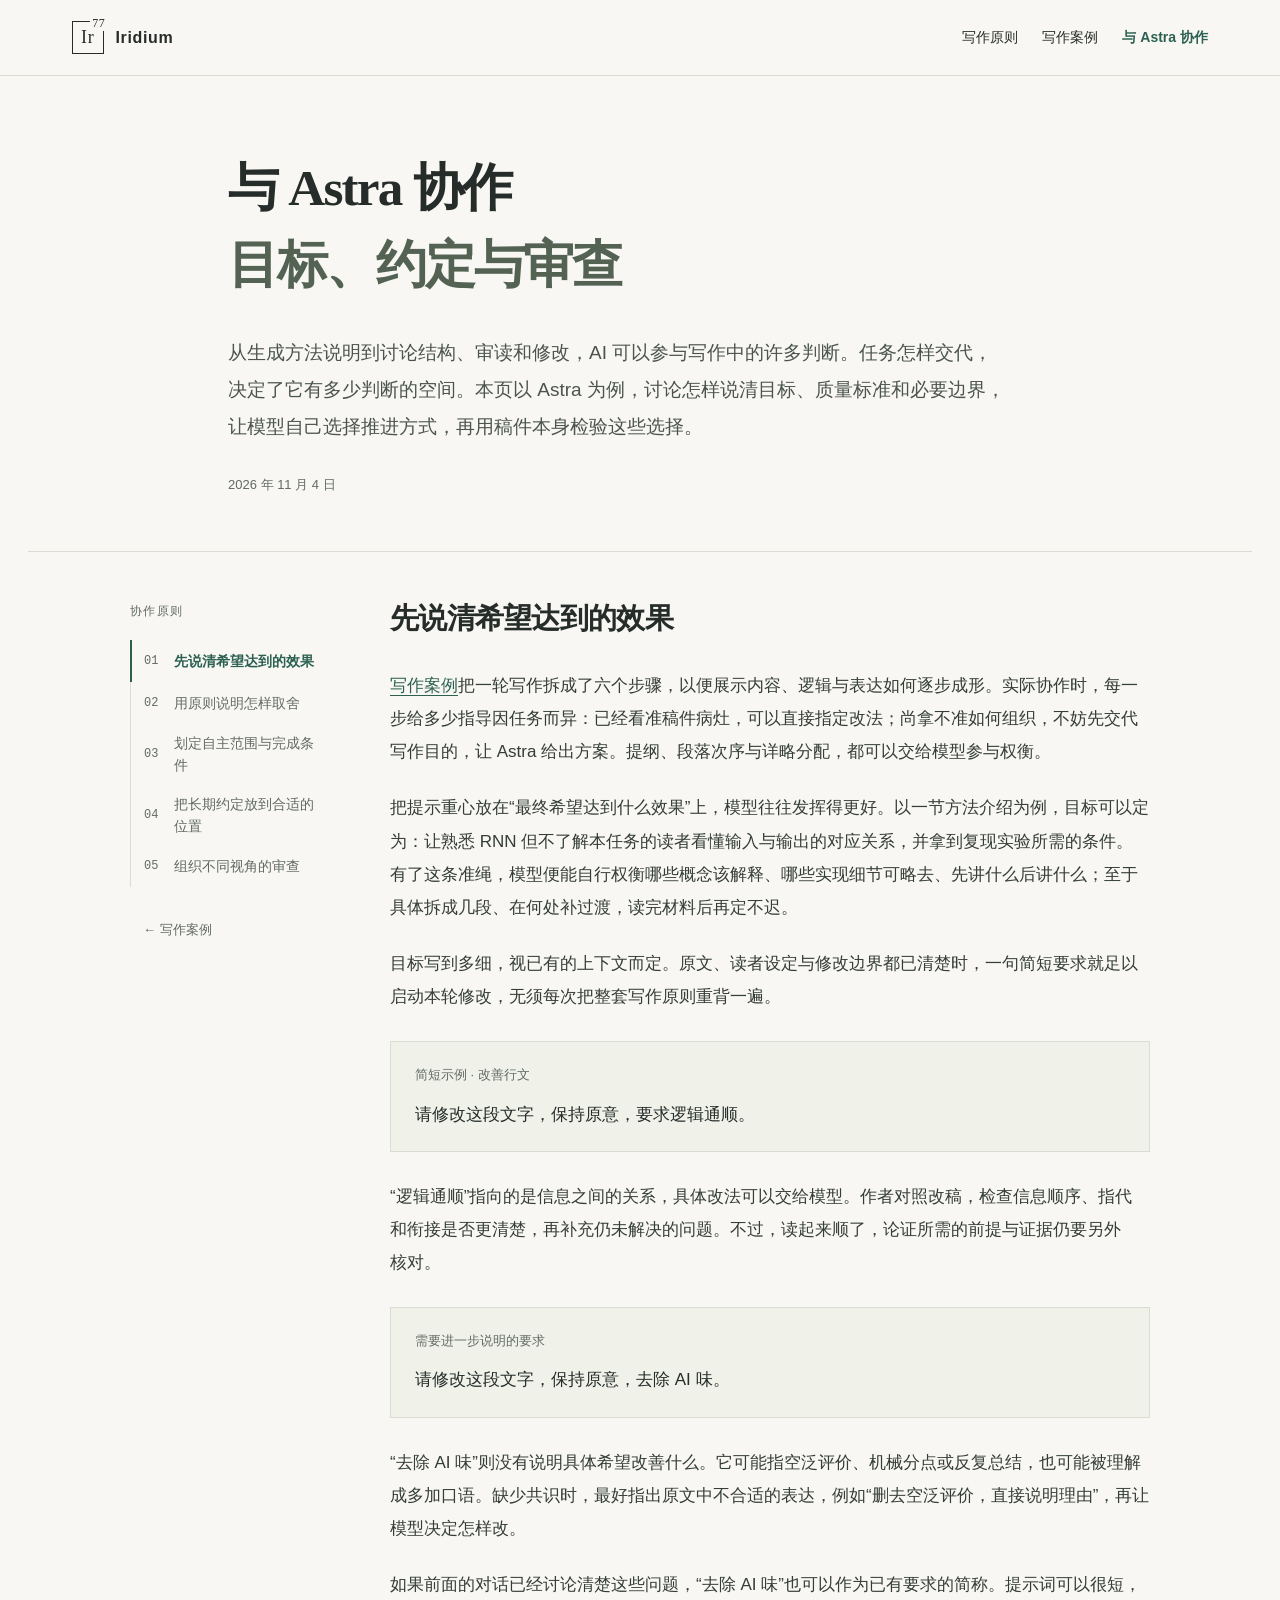
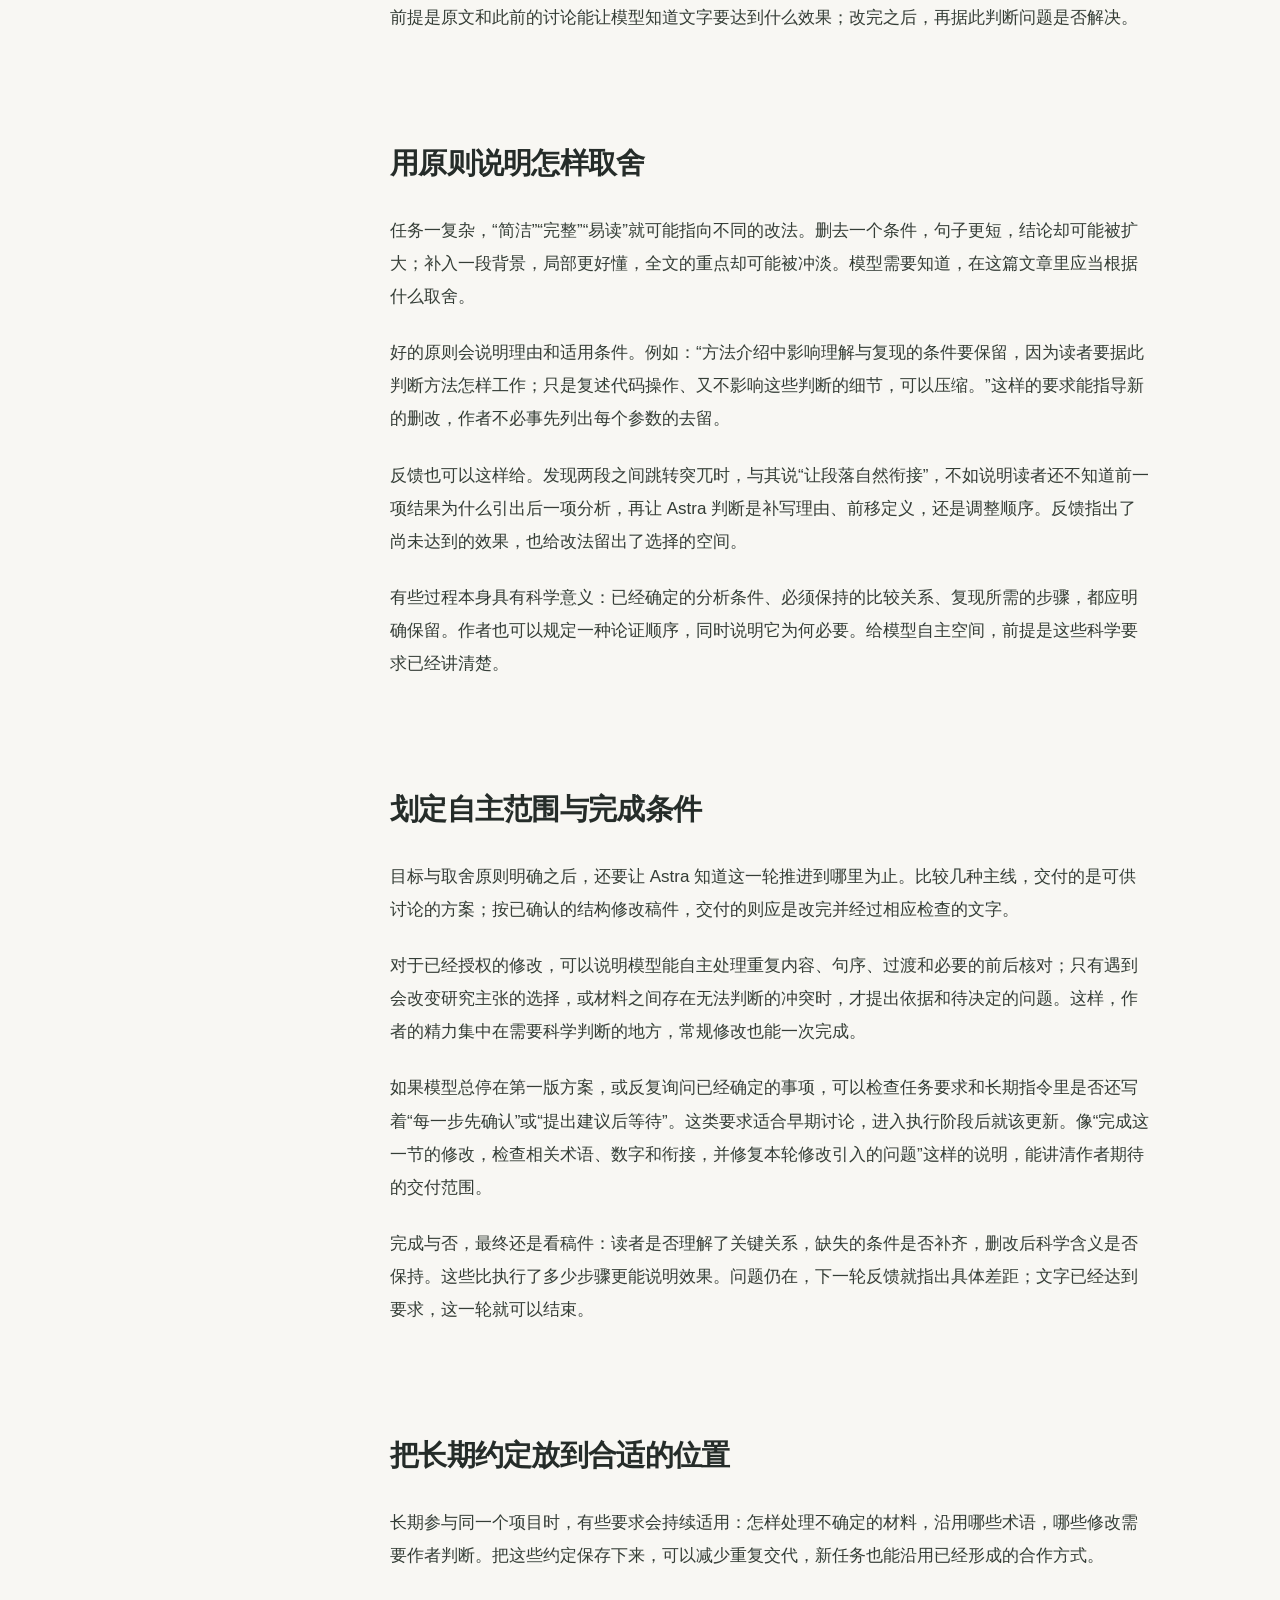
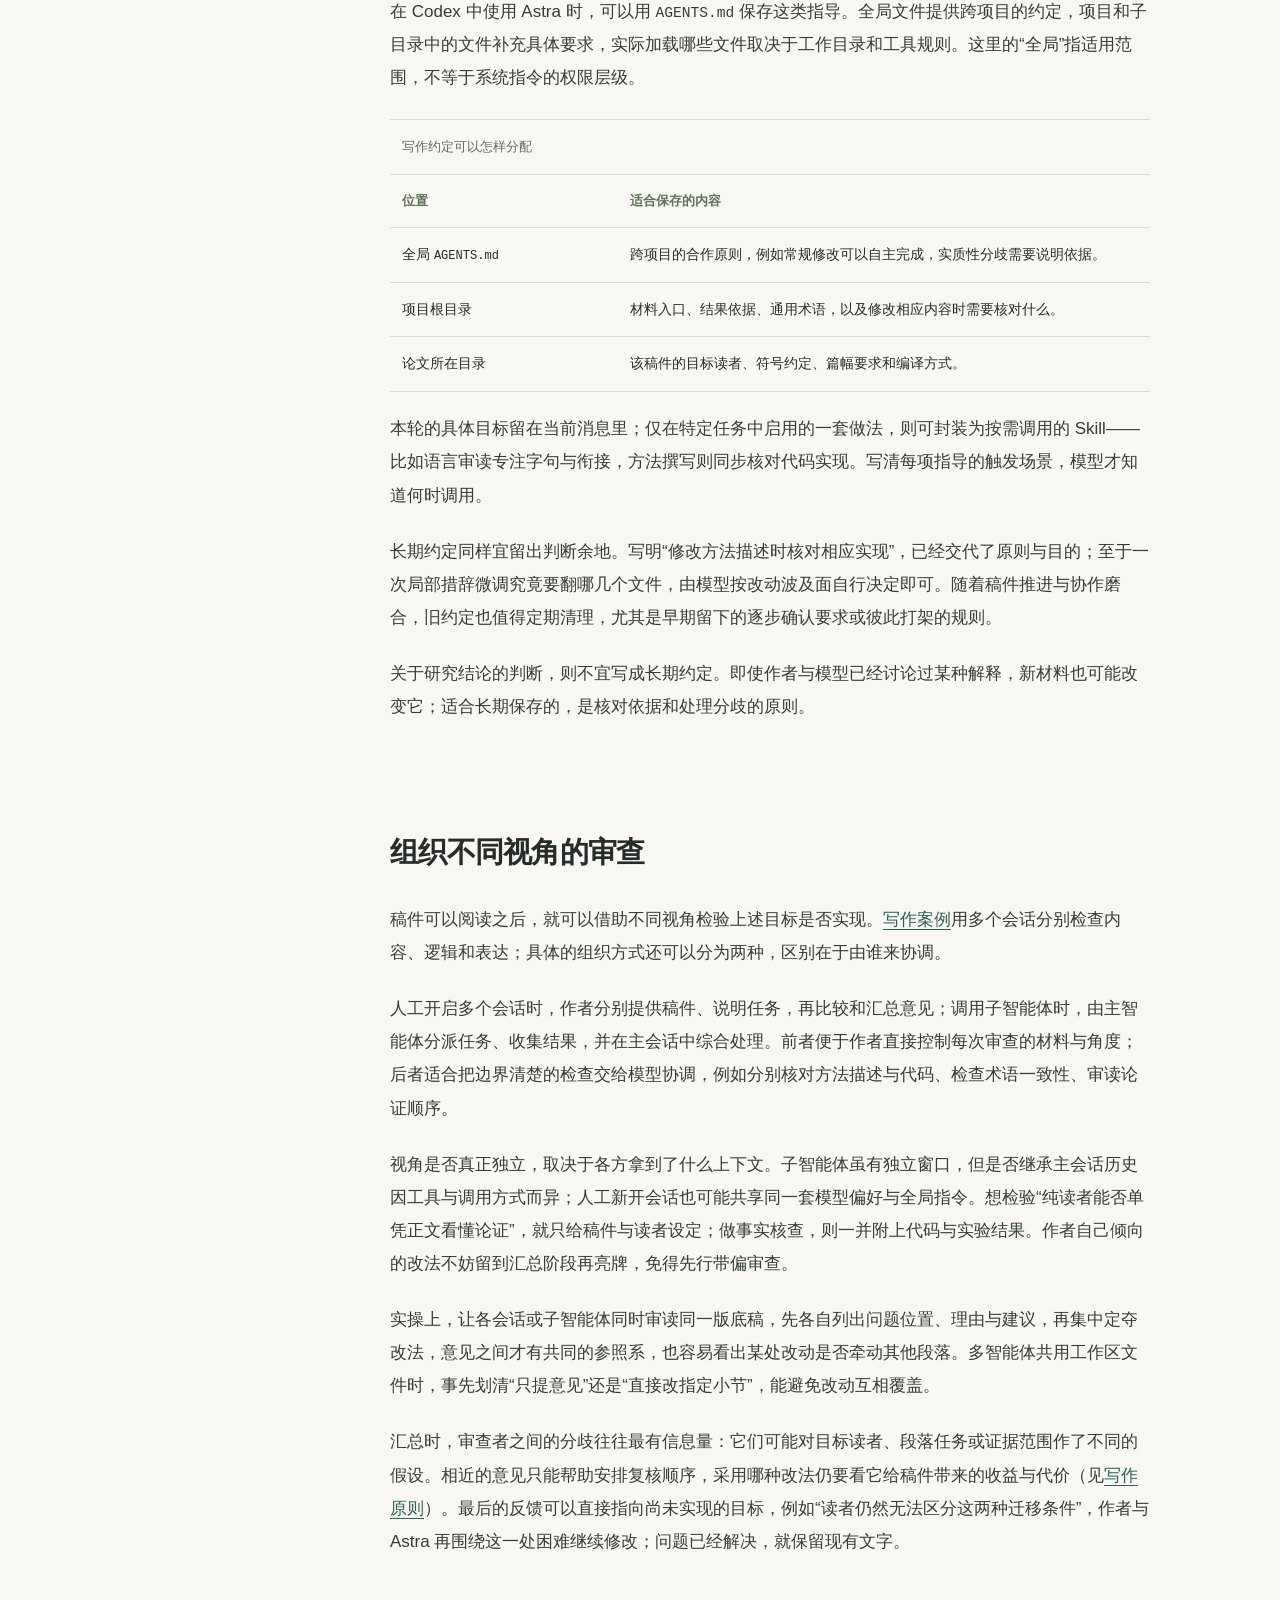
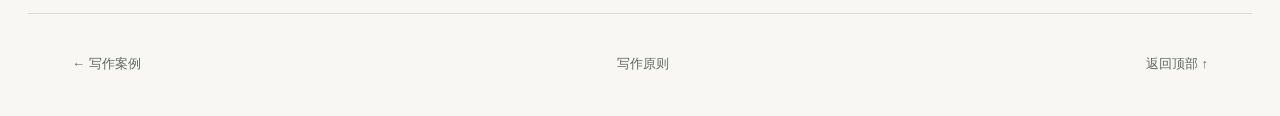
<file: astra.html>
<!doctype html>
<html lang="zh-CN">
<head>
  <meta charset="utf-8">
  <meta name="viewport" content="width=device-width, initial-scale=1">
  <meta name="theme-color" content="#f8f7f3">
  <meta name="description" content="与 Astra 协作写作时，怎样说清目标和取舍原则，划定自主范围，并通过长期约定与不同视角的审查推进修改。">
  <meta property="og:title" content="与 Astra 协作：目标、约定与审查">
  <meta property="og:description" content="说清希望达到的效果、质量标准和必要边界，让 Astra 自己判断怎样完成当前的写作任务。">
  <meta property="og:type" content="article">
  <meta property="og:site_name" content="Iridium">
  <link rel="canonical" href="https://veritas-arch.github.io/iridium/astra.html">
  <meta property="og:url" content="https://veritas-arch.github.io/iridium/astra.html">
  <title>与 Astra 协作 · Iridium</title>
  <link rel="icon" href="favicon.svg" type="image/svg+xml">
  <link rel="stylesheet" href="style.css">
  <script src="app.js" defer></script>
</head>
<body class="essay-page">
  <a class="skip-link" href="#goals">跳转到正文</a>
  <div class="reading-progress" aria-hidden="true"><span id="progress"></span></div>
  <header class="site-header">
    <a class="wordmark" href="index.html"><span class="brand-mark" aria-hidden="true">Ir<span>77</span></span>Iridium</a>
    <nav aria-label="主导航"><a href="index.html">写作原则</a><a href="case.html">写作案例</a><a href="astra.html" aria-current="page">与 Astra 协作</a></nav>
  </header>
  <main id="top">
    <header class="article-head wrap">
      <h1>与 Astra 协作<br><span>目标、约定与审查</span></h1>
      <p class="standfirst">从生成方法说明到讨论结构、审读和修改，AI 可以参与写作中的许多判断。任务怎样交代，决定了它有多少判断的空间。本页以 Astra 为例，讨论怎样说清目标、质量标准和必要边界，让模型自己选择推进方式，再用稿件本身检验这些选择。</p>
      <p class="article-meta"><time datetime="2026-11-04">2026 年 11 月 4 日</time></p>
    </header>
    <div class="reading-layout wrap">
      <aside class="toc">
        <nav aria-label="协作原则目录">
          <p class="toc-label">协作原则</p>
          <a href="#goals"><span>01</span>先说清希望达到的效果</a>
          <a href="#judgment"><span>02</span>用原则说明怎样取舍</a>
          <a href="#completion"><span>03</span>划定自主范围与完成条件</a>
          <a href="#instructions"><span>04</span>把长期约定放到合适的位置</a>
          <a href="#reviews"><span>05</span>组织不同视角的审查</a>
        </nav>
        <a class="toc-bottom" href="case.html">← 写作案例</a>
      </aside>
      <article>
        <section class="article-section introduction" id="goals" aria-labelledby="goals-title">
          <h2 id="goals-title">先说清希望达到的效果</h2>
          <p><a href="case.html">写作案例</a>把一轮写作拆成了六个步骤，以便展示内容、逻辑与表达如何逐步成形。实际协作时，每一步给多少指导因任务而异：已经看准稿件病灶，可以直接指定改法；尚拿不准如何组织，不妨先交代写作目的，让 Astra 给出方案。提纲、段落次序与详略分配，都可以交给模型参与权衡。</p>
          <p>把提示重心放在“最终希望达到什么效果”上，模型往往发挥得更好。以一节方法介绍为例，目标可以定为：让熟悉 RNN 但不了解本任务的读者看懂输入与输出的对应关系，并拿到复现实验所需的条件。有了这条准绳，模型便能自行权衡哪些概念该解释、哪些实现细节可略去、先讲什么后讲什么；至于具体拆成几段、在何处补过渡，读完材料后再定不迟。</p>
          <p>目标写到多细，视已有的上下文而定。原文、读者设定与修改边界都已清楚时，一句简短要求就足以启动本轮修改，无须每次把整套写作原则重背一遍。</p>
          <aside class="prompt-example" aria-labelledby="logic-example-title">
            <p class="example-label" id="logic-example-title">简短示例 · 改善行文</p>
            <blockquote><p>请修改这段文字，保持原意，要求逻辑通顺。</p></blockquote>
          </aside>
          <p>“逻辑通顺”指向的是信息之间的关系，具体改法可以交给模型。作者对照改稿，检查信息顺序、指代和衔接是否更清楚，再补充仍未解决的问题。不过，读起来顺了，论证所需的前提与证据仍要另外核对。</p>
          <aside class="prompt-example" aria-labelledby="voice-example-title">
            <p class="example-label" id="voice-example-title">需要进一步说明的要求</p>
            <blockquote><p>请修改这段文字，保持原意，去除 AI 味。</p></blockquote>
          </aside>
          <p>“去除 AI 味”则没有说明具体希望改善什么。它可能指空泛评价、机械分点或反复总结，也可能被理解成多加口语。缺少共识时，最好指出原文中不合适的表达，例如“删去空泛评价，直接说明理由”，再让模型决定怎样改。</p>
          <p>如果前面的对话已经讨论清楚这些问题，“去除 AI 味”也可以作为已有要求的简称。提示词可以很短，前提是原文和此前的讨论能让模型知道文字要达到什么效果；改完之后，再据此判断问题是否解决。</p>
        </section>

        <section class="article-section" id="judgment" aria-labelledby="judgment-title">
          <h2 id="judgment-title">用原则说明怎样取舍</h2>
          <p>任务一复杂，“简洁”“完整”“易读”就可能指向不同的改法。删去一个条件，句子更短，结论却可能被扩大；补入一段背景，局部更好懂，全文的重点却可能被冲淡。模型需要知道，在这篇文章里应当根据什么取舍。</p>
          <p>好的原则会说明理由和适用条件。例如：“方法介绍中影响理解与复现的条件要保留，因为读者要据此判断方法怎样工作；只是复述代码操作、又不影响这些判断的细节，可以压缩。”这样的要求能指导新的删改，作者不必事先列出每个参数的去留。</p>
          <p>反馈也可以这样给。发现两段之间跳转突兀时，与其说“让段落自然衔接”，不如说明读者还不知道前一项结果为什么引出后一项分析，再让 Astra 判断是补写理由、前移定义，还是调整顺序。反馈指出了尚未达到的效果，也给改法留出了选择的空间。</p>
          <p>有些过程本身具有科学意义：已经确定的分析条件、必须保持的比较关系、复现所需的步骤，都应明确保留。作者也可以规定一种论证顺序，同时说明它为何必要。给模型自主空间，前提是这些科学要求已经讲清楚。</p>
        </section>

        <section class="article-section" id="completion" aria-labelledby="completion-title">
          <h2 id="completion-title">划定自主范围与完成条件</h2>
          <p>目标与取舍原则明确之后，还要让 Astra 知道这一轮推进到哪里为止。比较几种主线，交付的是可供讨论的方案；按已确认的结构修改稿件，交付的则应是改完并经过相应检查的文字。</p>
          <p>对于已经授权的修改，可以说明模型能自主处理重复内容、句序、过渡和必要的前后核对；只有遇到会改变研究主张的选择，或材料之间存在无法判断的冲突时，才提出依据和待决定的问题。这样，作者的精力集中在需要科学判断的地方，常规修改也能一次完成。</p>
          <p>如果模型总停在第一版方案，或反复询问已经确定的事项，可以检查任务要求和长期指令里是否还写着“每一步先确认”或“提出建议后等待”。这类要求适合早期讨论，进入执行阶段后就该更新。像“完成这一节的修改，检查相关术语、数字和衔接，并修复本轮修改引入的问题”这样的说明，能讲清作者期待的交付范围。</p>
          <p>完成与否，最终还是看稿件：读者是否理解了关键关系，缺失的条件是否补齐，删改后科学含义是否保持。这些比执行了多少步骤更能说明效果。问题仍在，下一轮反馈就指出具体差距；文字已经达到要求，这一轮就可以结束。</p>
        </section>

        <section class="article-section" id="instructions" aria-labelledby="instructions-title">
          <h2 id="instructions-title">把长期约定放到合适的位置</h2>
          <p>长期参与同一个项目时，有些要求会持续适用：怎样处理不确定的材料，沿用哪些术语，哪些修改需要作者判断。把这些约定保存下来，可以减少重复交代，新任务也能沿用已经形成的合作方式。</p>
          <p>在 Codex 中使用 Astra 时，可以用 <code>AGENTS.md</code> 保存这类指导。全局文件提供跨项目的约定，项目和子目录中的文件补充具体要求，实际加载哪些文件取决于工作目录和工具规则。这里的“全局”指适用范围，不等于系统指令的权限层级。</p>
          <div class="table-wrap">
            <table class="guidance-table">
              <caption>写作约定可以怎样分配</caption>
              <thead><tr><th scope="col">位置</th><th scope="col">适合保存的内容</th></tr></thead>
              <tbody>
                <tr><th scope="row">全局 <code>AGENTS.md</code></th><td>跨项目的合作原则，例如常规修改可以自主完成，实质性分歧需要说明依据。</td></tr>
                <tr><th scope="row">项目根目录</th><td>材料入口、结果依据、通用术语，以及修改相应内容时需要核对什么。</td></tr>
                <tr><th scope="row">论文所在目录</th><td>该稿件的目标读者、符号约定、篇幅要求和编译方式。</td></tr>
              </tbody>
            </table>
          </div>
          <p>本轮的具体目标留在当前消息里；仅在特定任务中启用的一套做法，则可封装为按需调用的 Skill——比如语言审读专注字句与衔接，方法撰写则同步核对代码实现。写清每项指导的触发场景，模型才知道何时调用。</p>
          <p>长期约定同样宜留出判断余地。写明“修改方法描述时核对相应实现”，已经交代了原则与目的；至于一次局部措辞微调究竟要翻哪几个文件，由模型按改动波及面自行决定即可。随着稿件推进与协作磨合，旧约定也值得定期清理，尤其是早期留下的逐步确认要求或彼此打架的规则。</p>
          <p>关于研究结论的判断，则不宜写成长期约定。即使作者与模型已经讨论过某种解释，新材料也可能改变它；适合长期保存的，是核对依据和处理分歧的原则。</p>
        </section>

        <section class="article-section" id="reviews" aria-labelledby="reviews-title">
          <h2 id="reviews-title">组织不同视角的审查</h2>
          <p>稿件可以阅读之后，就可以借助不同视角检验上述目标是否实现。<a href="case.html#case-edit">写作案例</a>用多个会话分别检查内容、逻辑和表达；具体的组织方式还可以分为两种，区别在于由谁来协调。</p>
          <p>人工开启多个会话时，作者分别提供稿件、说明任务，再比较和汇总意见；调用子智能体时，由主智能体分派任务、收集结果，并在主会话中综合处理。前者便于作者直接控制每次审查的材料与角度；后者适合把边界清楚的检查交给模型协调，例如分别核对方法描述与代码、检查术语一致性、审读论证顺序。</p>
          <p>视角是否真正独立，取决于各方拿到了什么上下文。子智能体虽有独立窗口，但是否继承主会话历史因工具与调用方式而异；人工新开会话也可能共享同一套模型偏好与全局指令。想检验“纯读者能否单凭正文看懂论证”，就只给稿件与读者设定；做事实核查，则一并附上代码与实验结果。作者自己倾向的改法不妨留到汇总阶段再亮牌，免得先行带偏审查。</p>
          <p>实操上，让各会话或子智能体同时审读同一版底稿，先各自列出问题位置、理由与建议，再集中定夺改法，意见之间才有共同的参照系，也容易看出某处改动是否牵动其他段落。多智能体共用工作区文件时，事先划清“只提意见”还是“直接改指定小节”，能避免改动互相覆盖。</p>
          <p>汇总时，审查者之间的分歧往往最有信息量：它们可能对目标读者、段落任务或证据范围作了不同的假设。相近的意见只能帮助安排复核顺序，采用哪种改法仍要看它给稿件带来的收益与代价（见<a href="index.html#revision">写作原则</a>）。最后的反馈可以直接指向尚未实现的目标，例如“读者仍然无法区分这两种迁移条件”，作者与 Astra 再围绕这一处困难继续修改；问题已经解决，就保留现有文字。</p>
        </section>
      </article>
    </div>
  </main>
  <footer class="site-footer wrap"><a href="case.html">← 写作案例</a><a href="index.html">写作原则</a><a href="#top">返回顶部 ↑</a></footer>
  <div id="toast" class="toast" role="status" aria-live="polite" hidden></div>
</body>
</html>
</file>
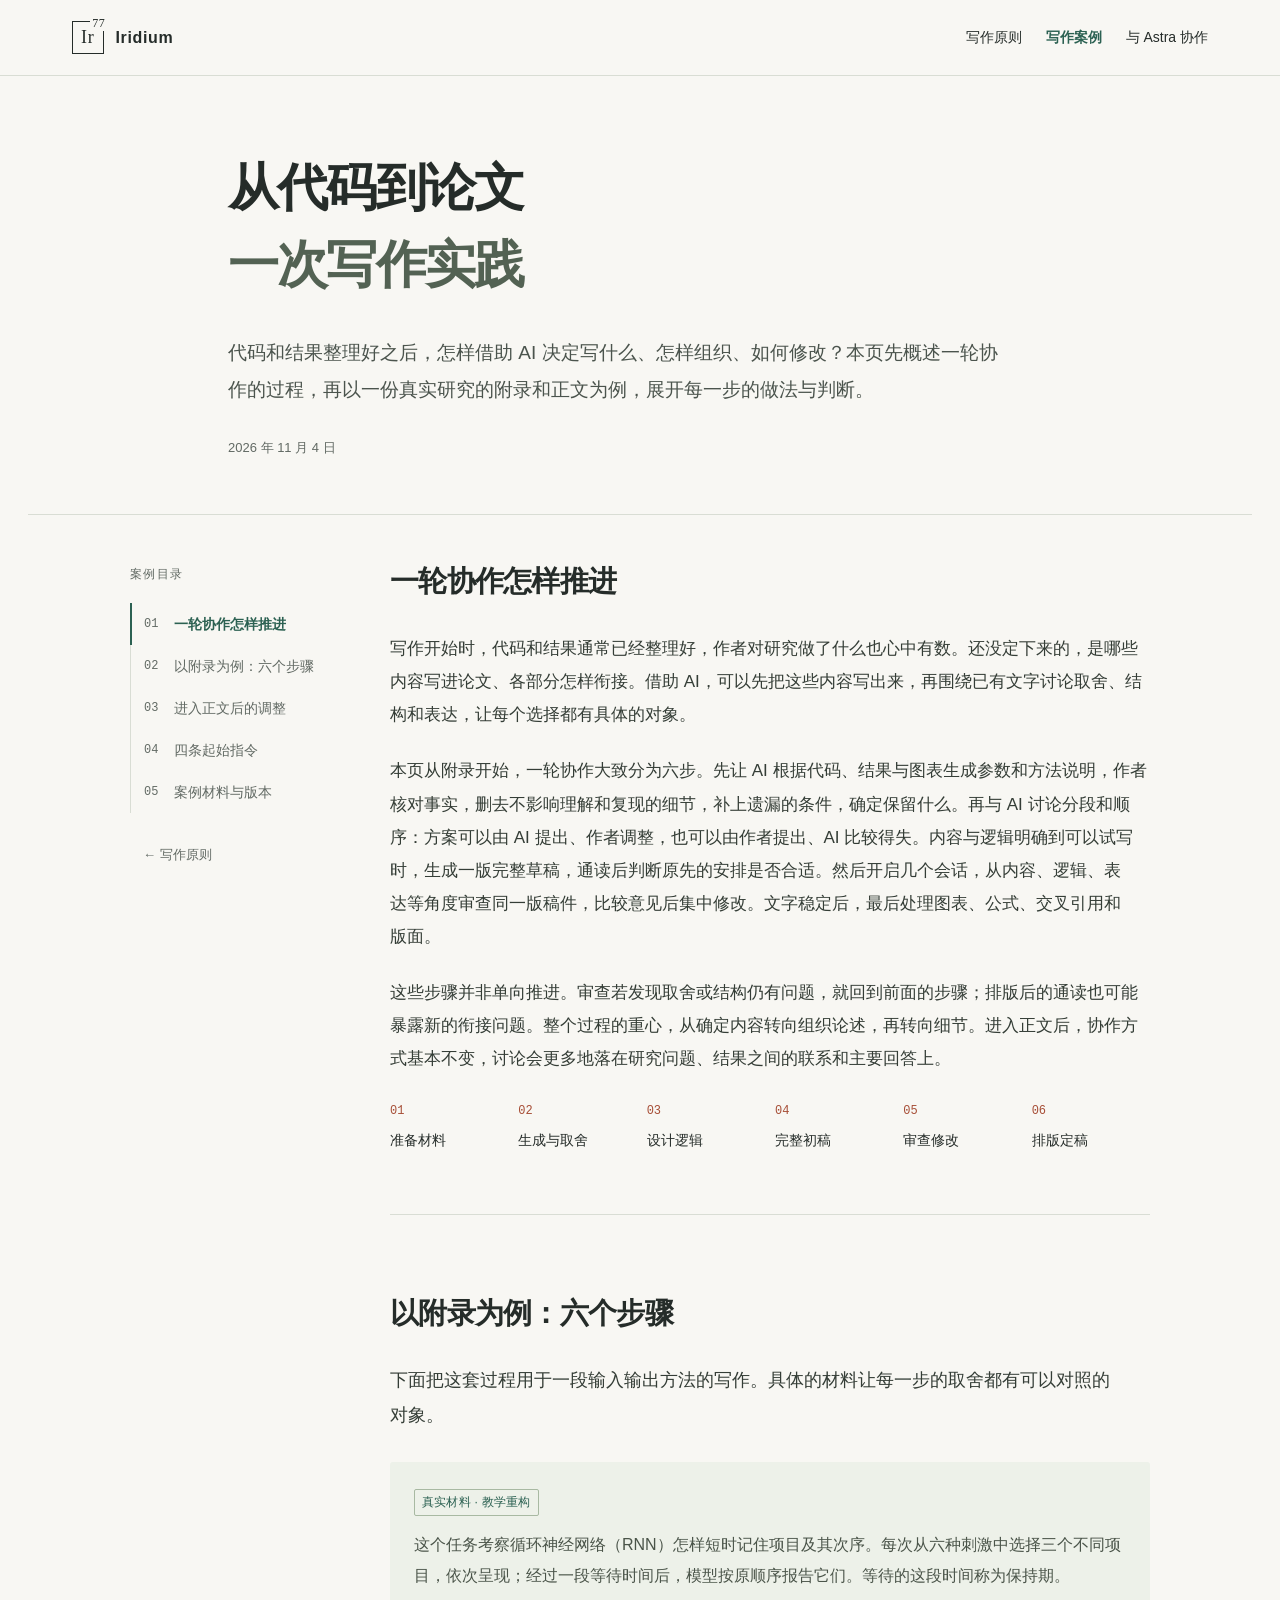
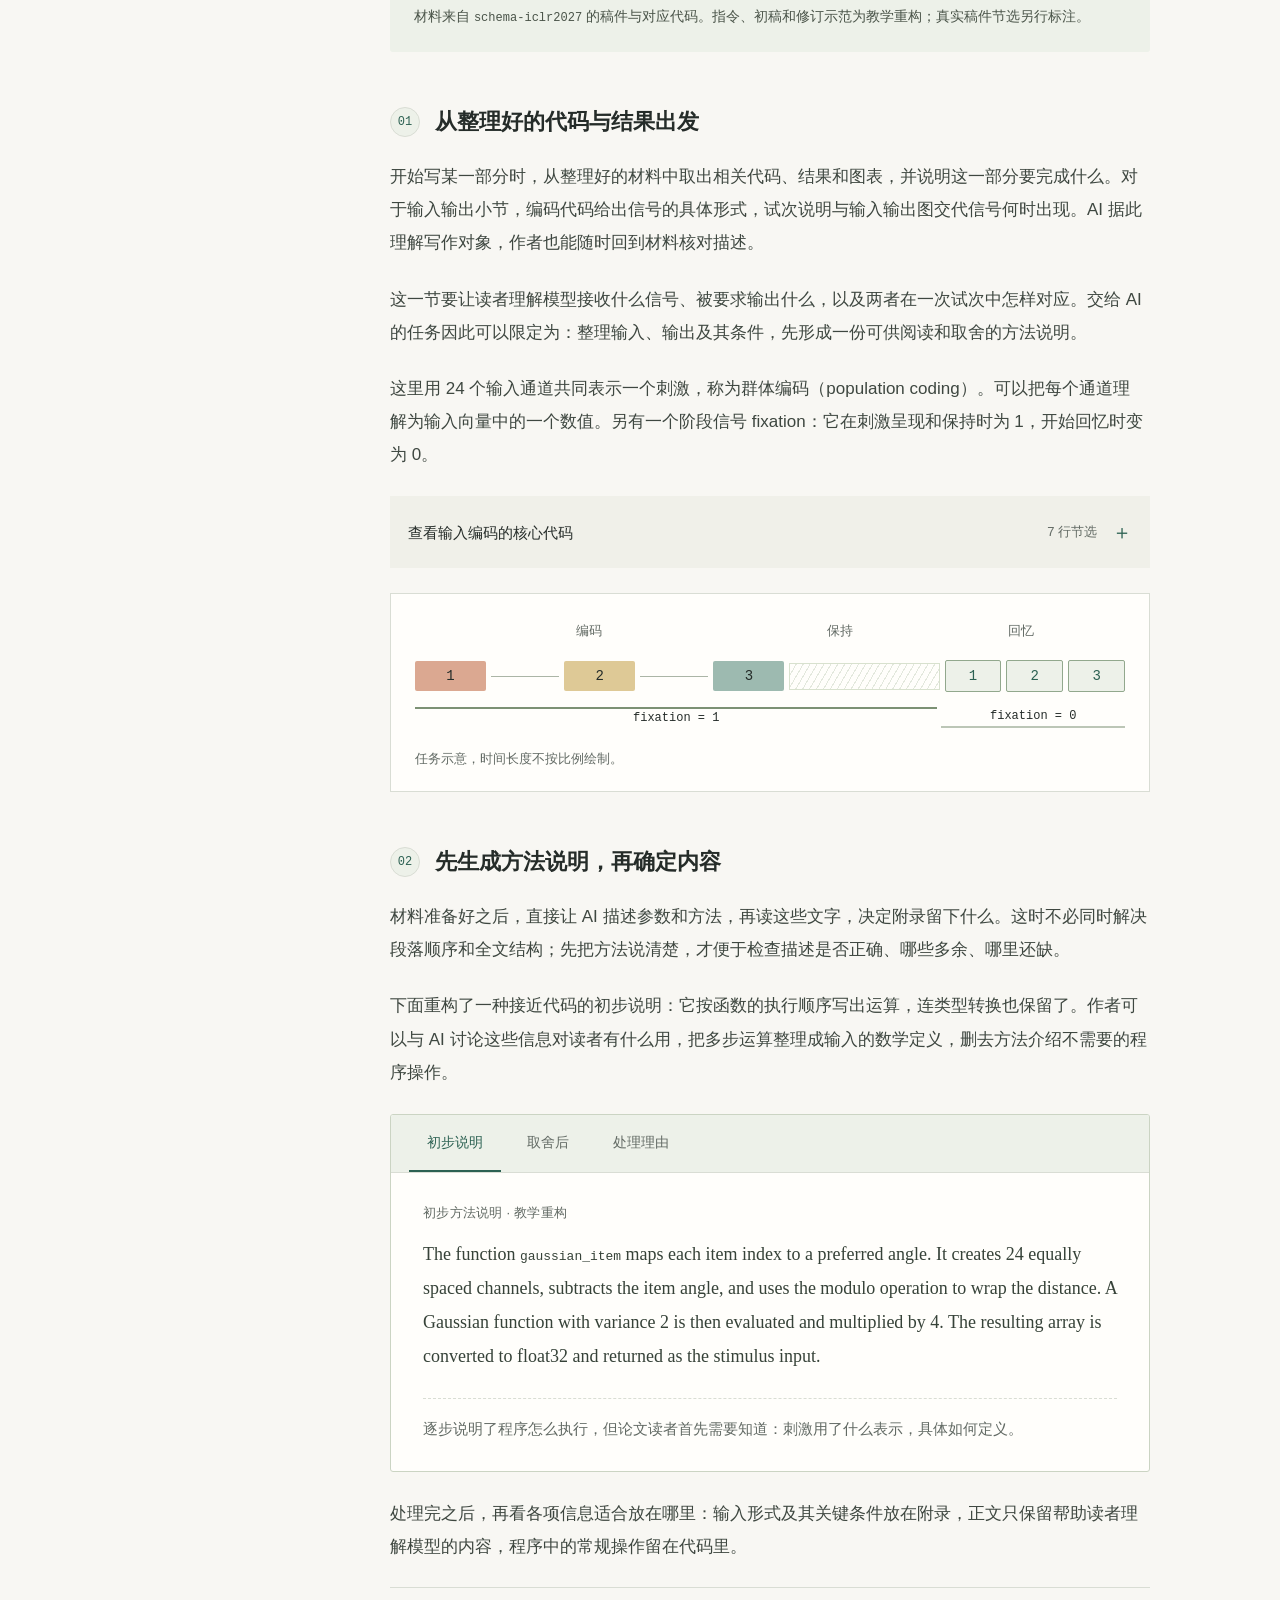
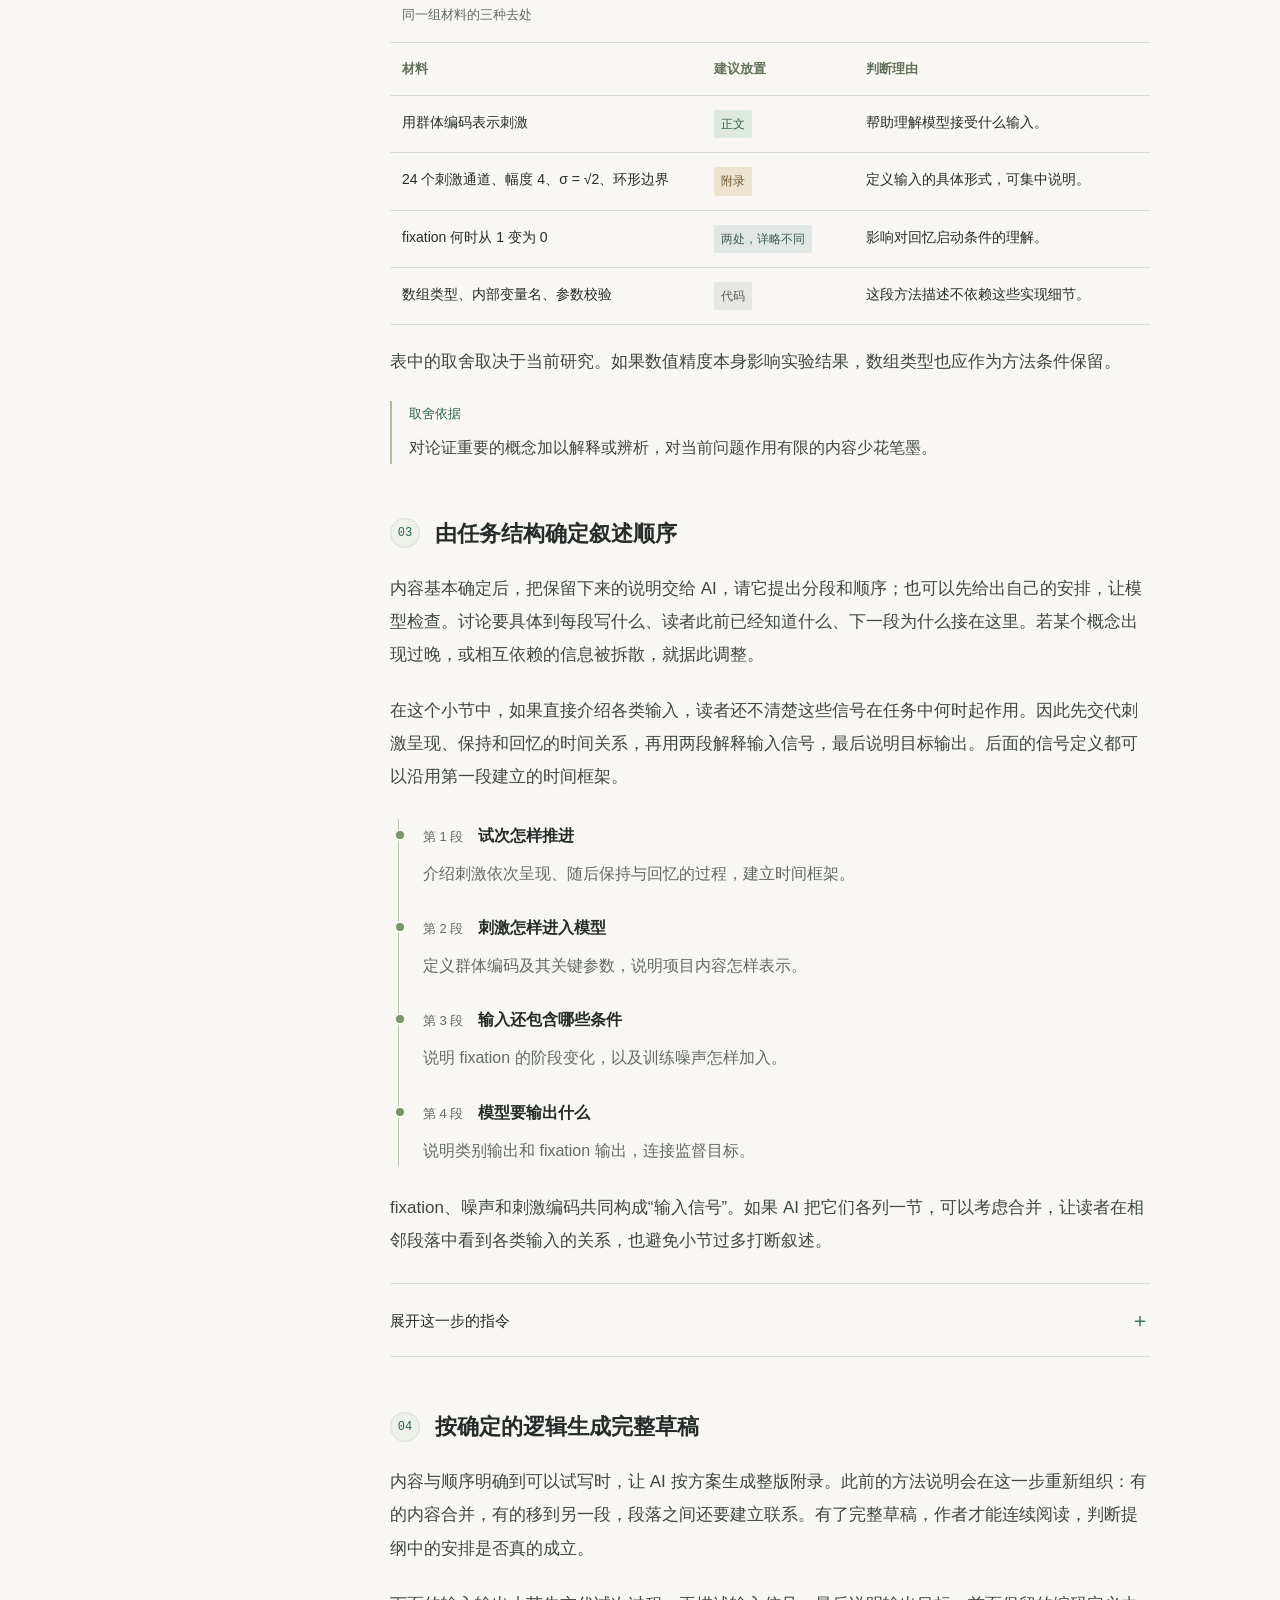
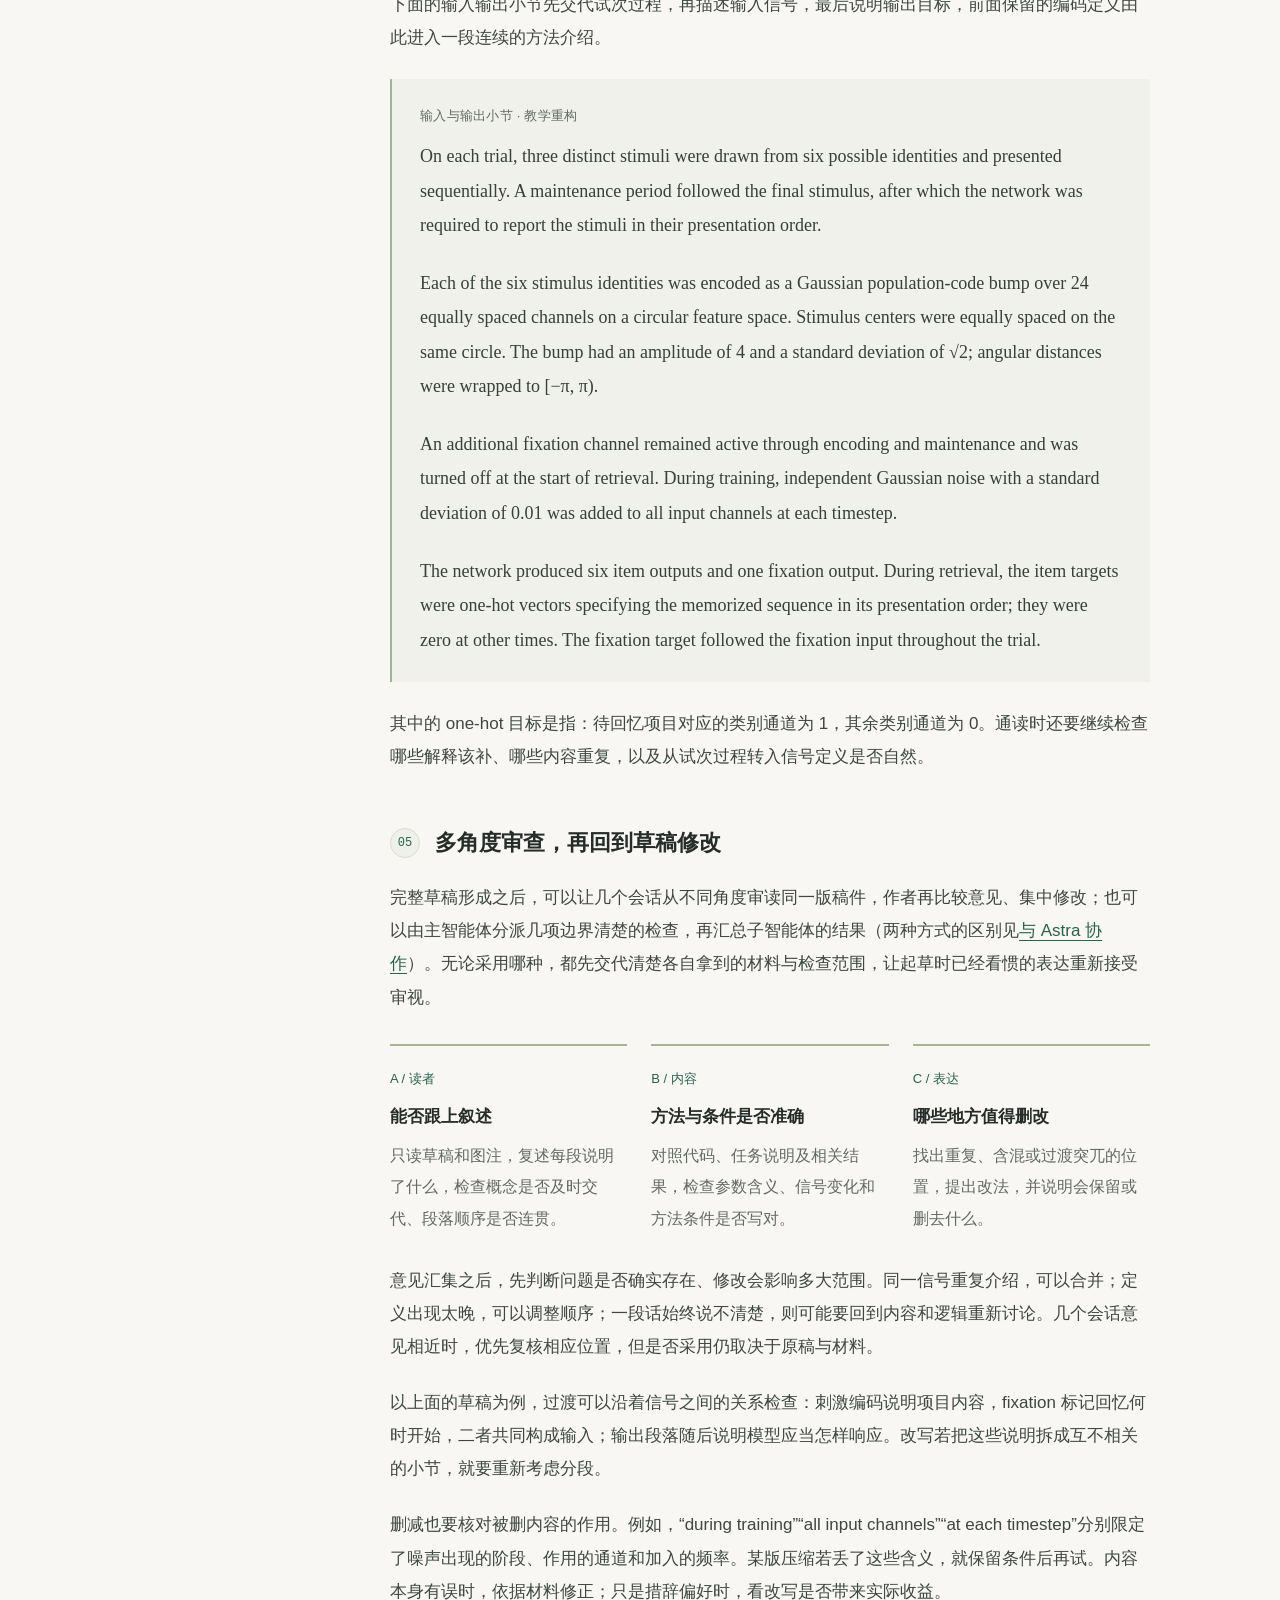
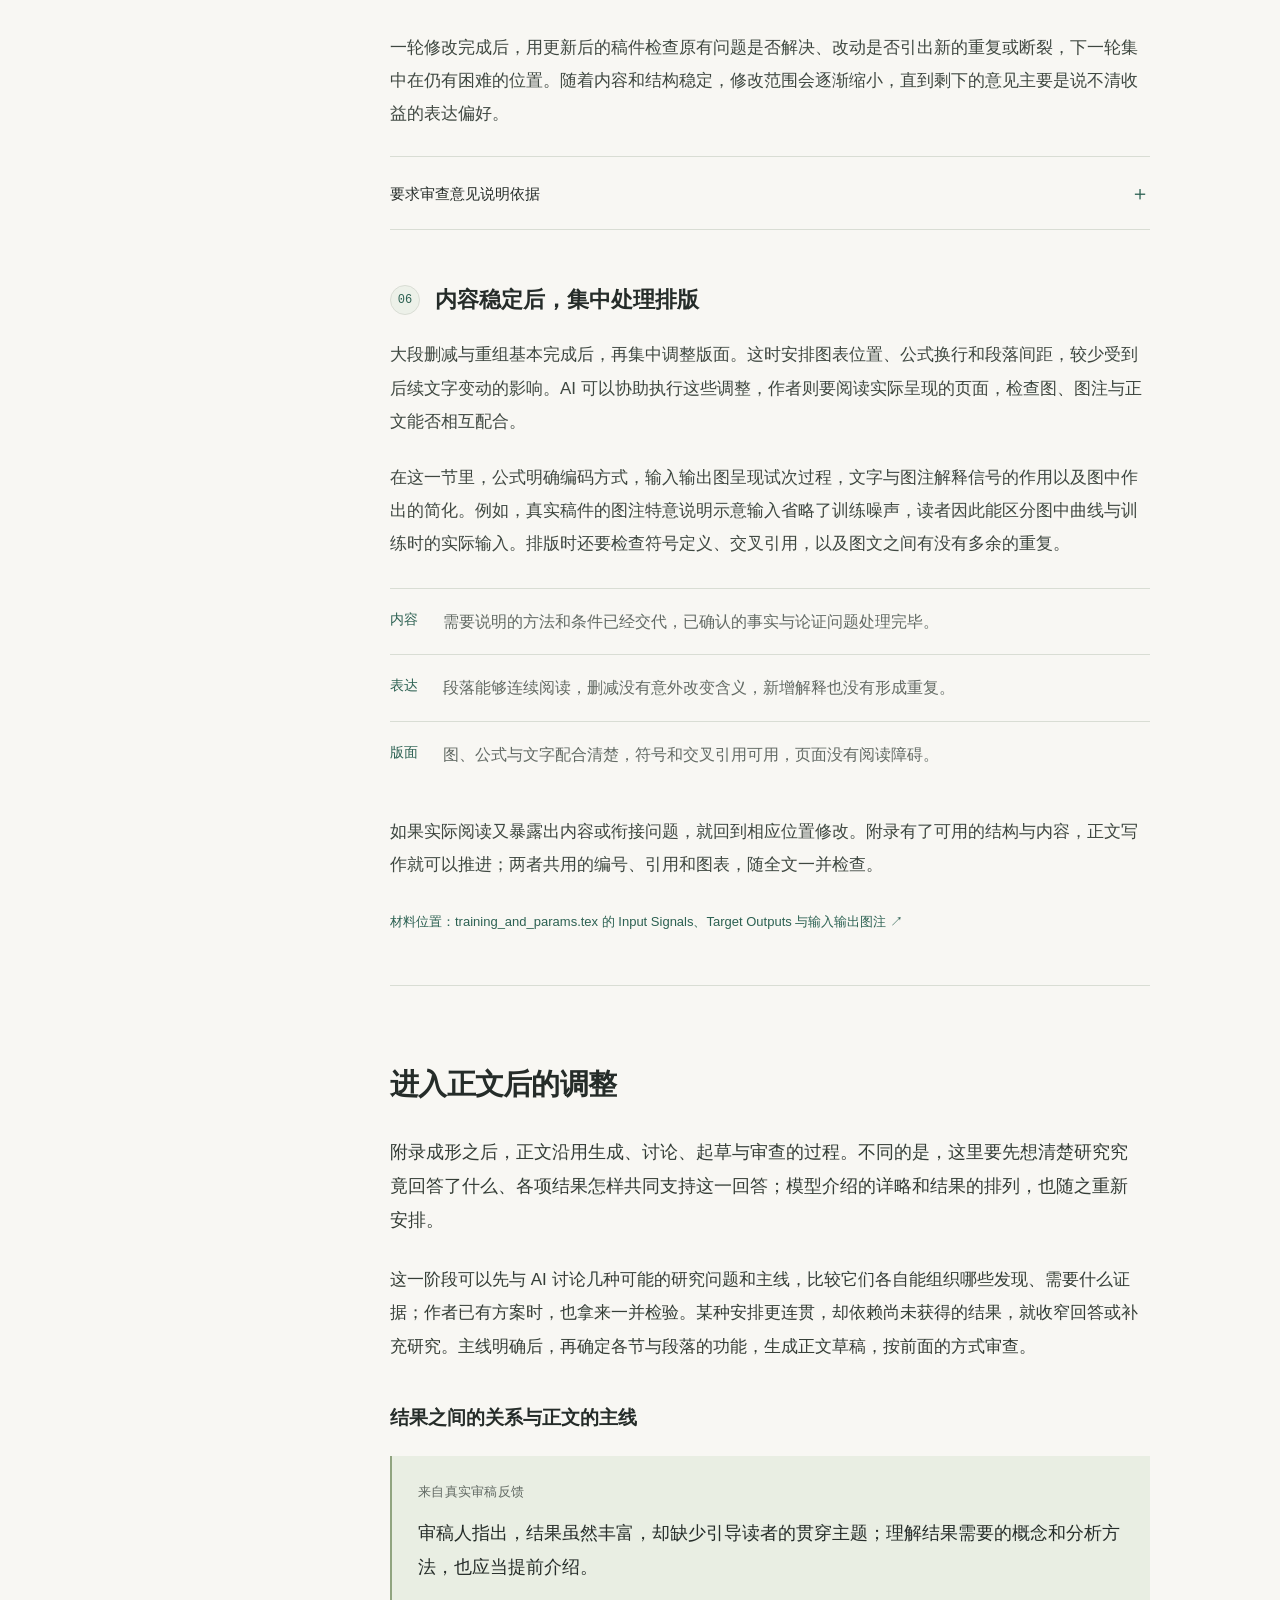
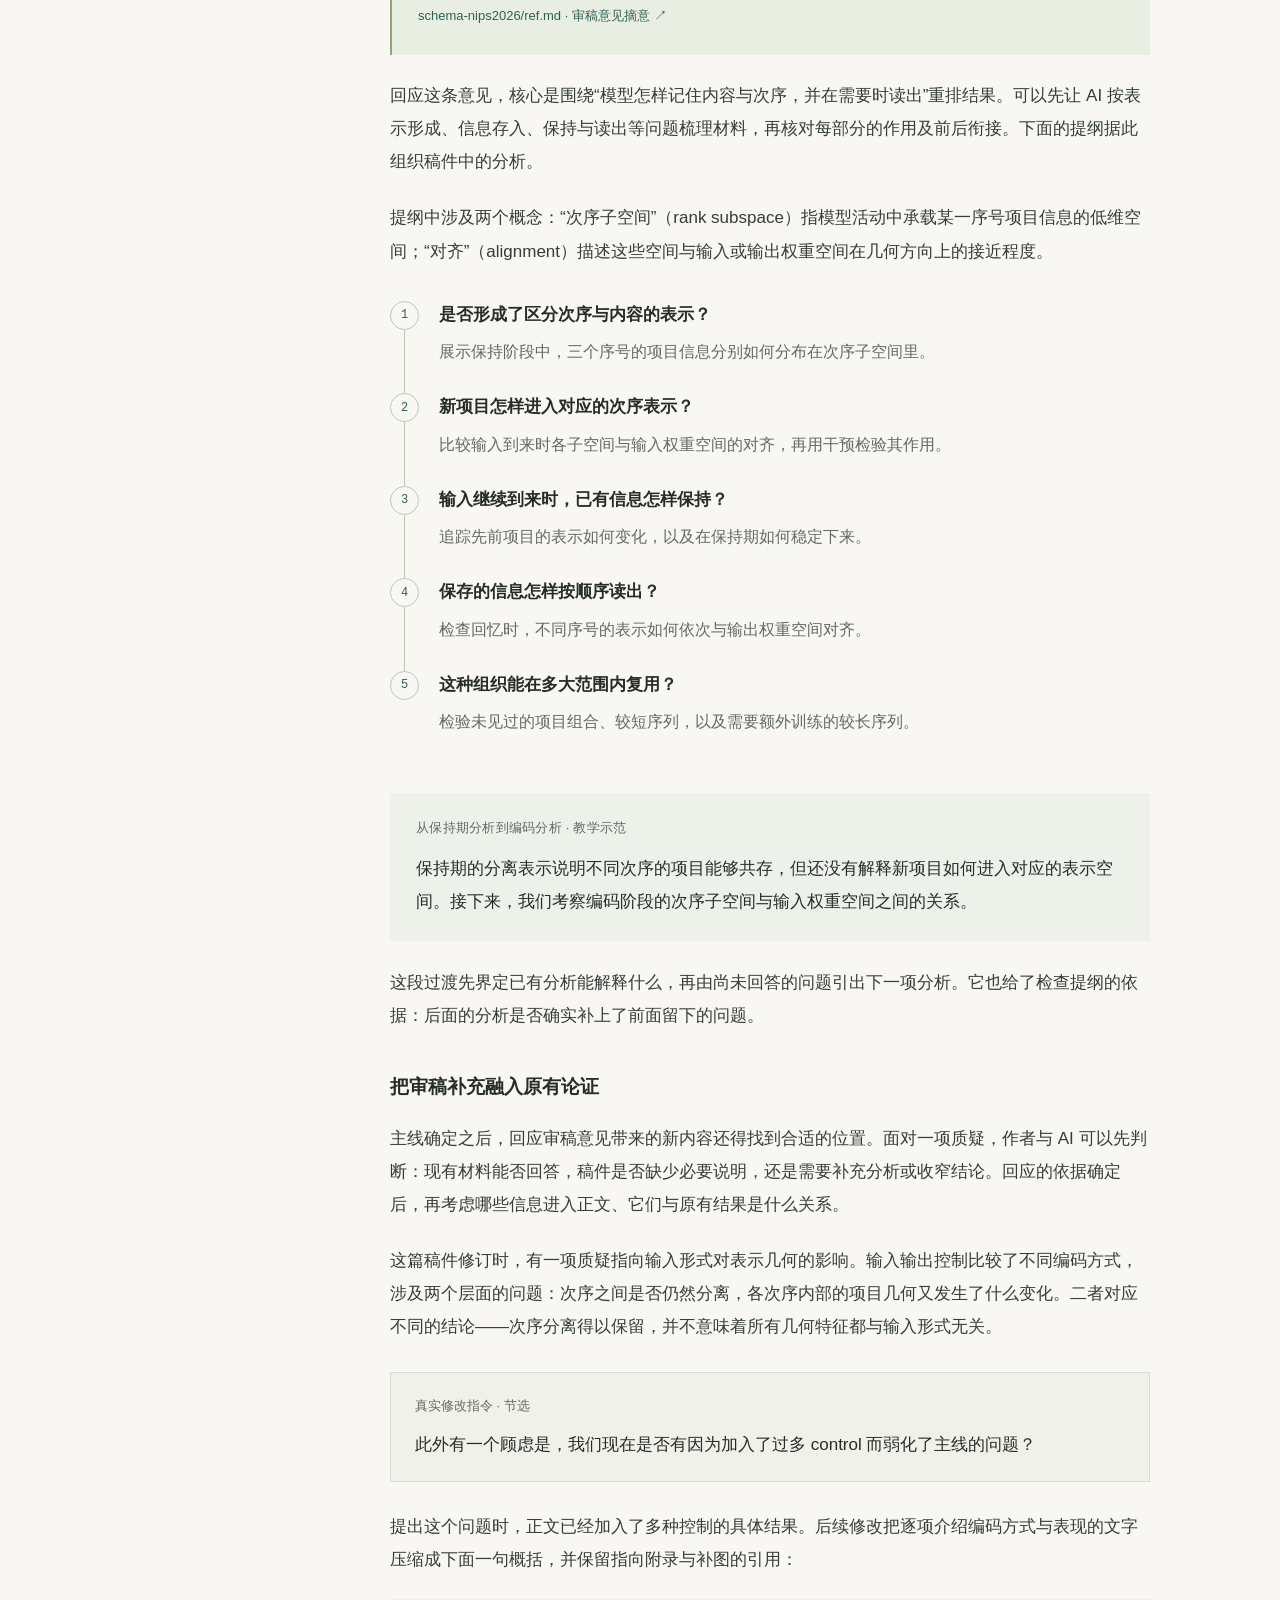
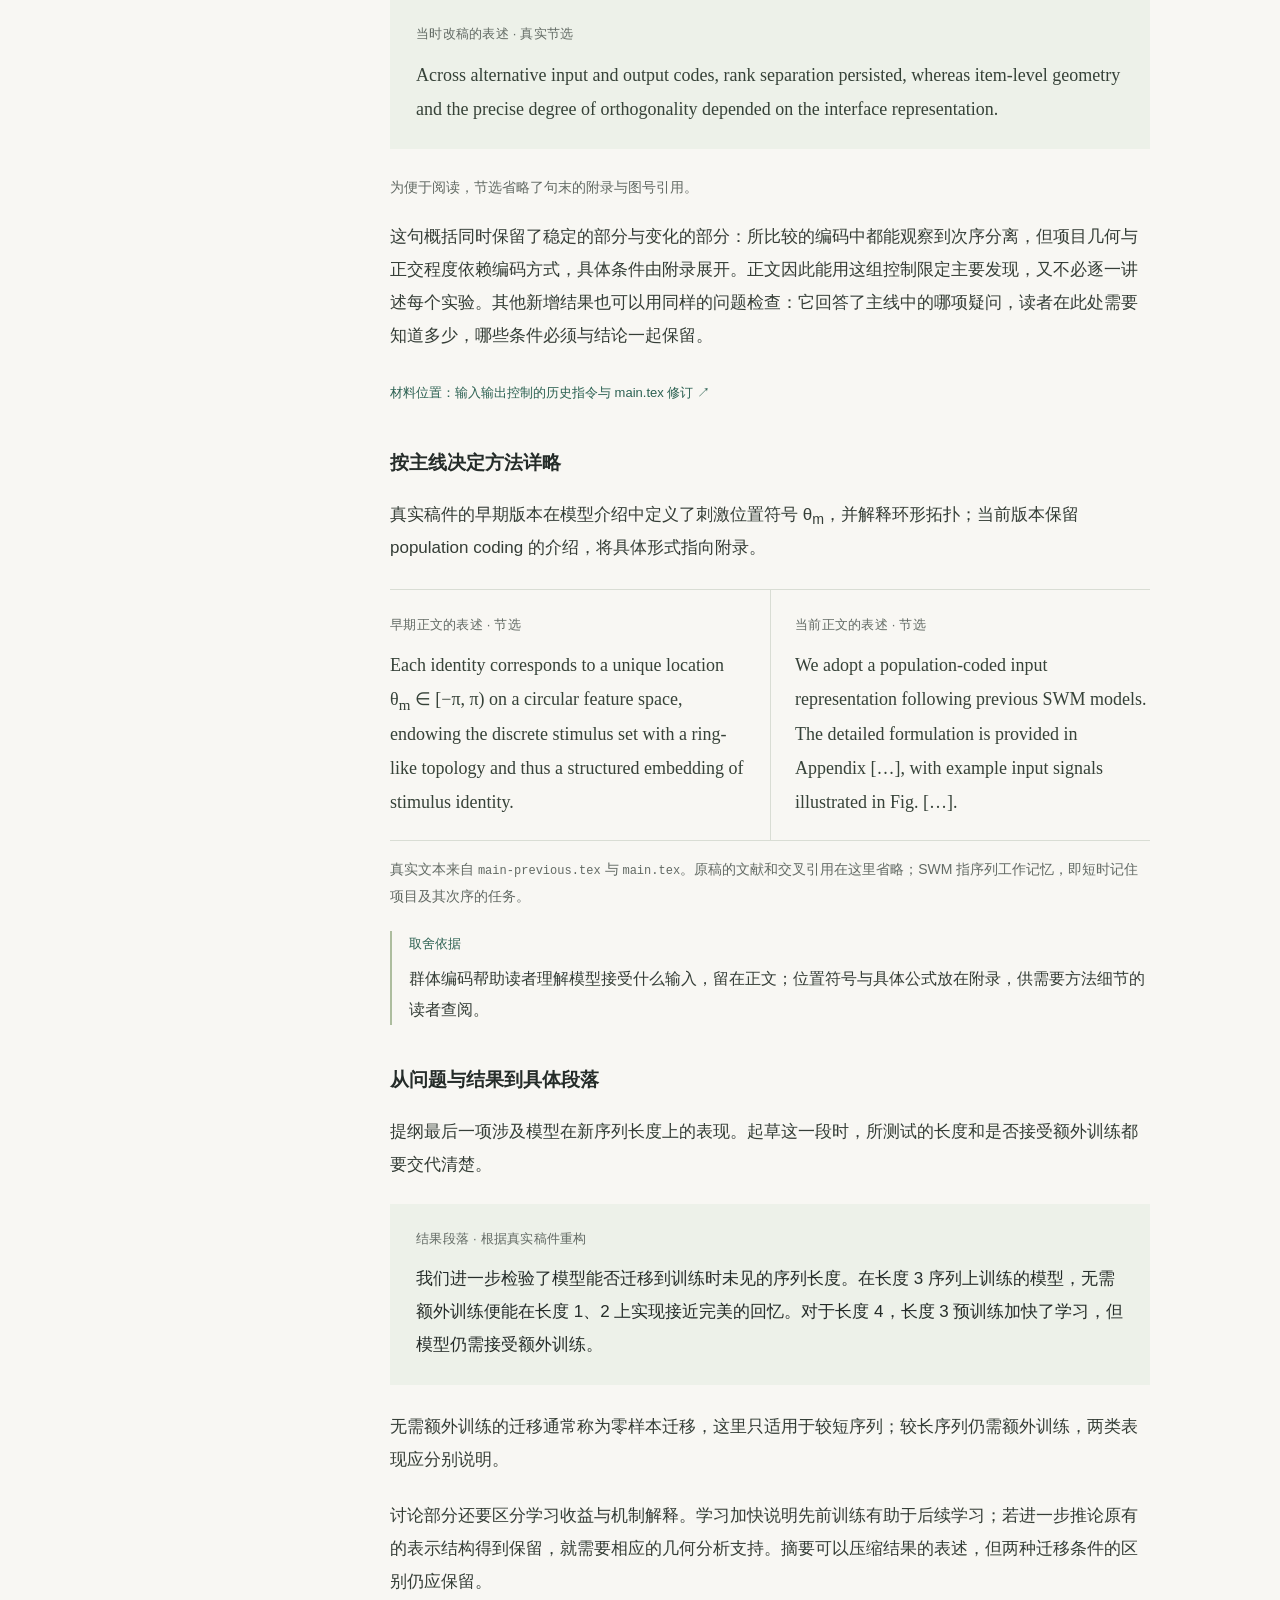
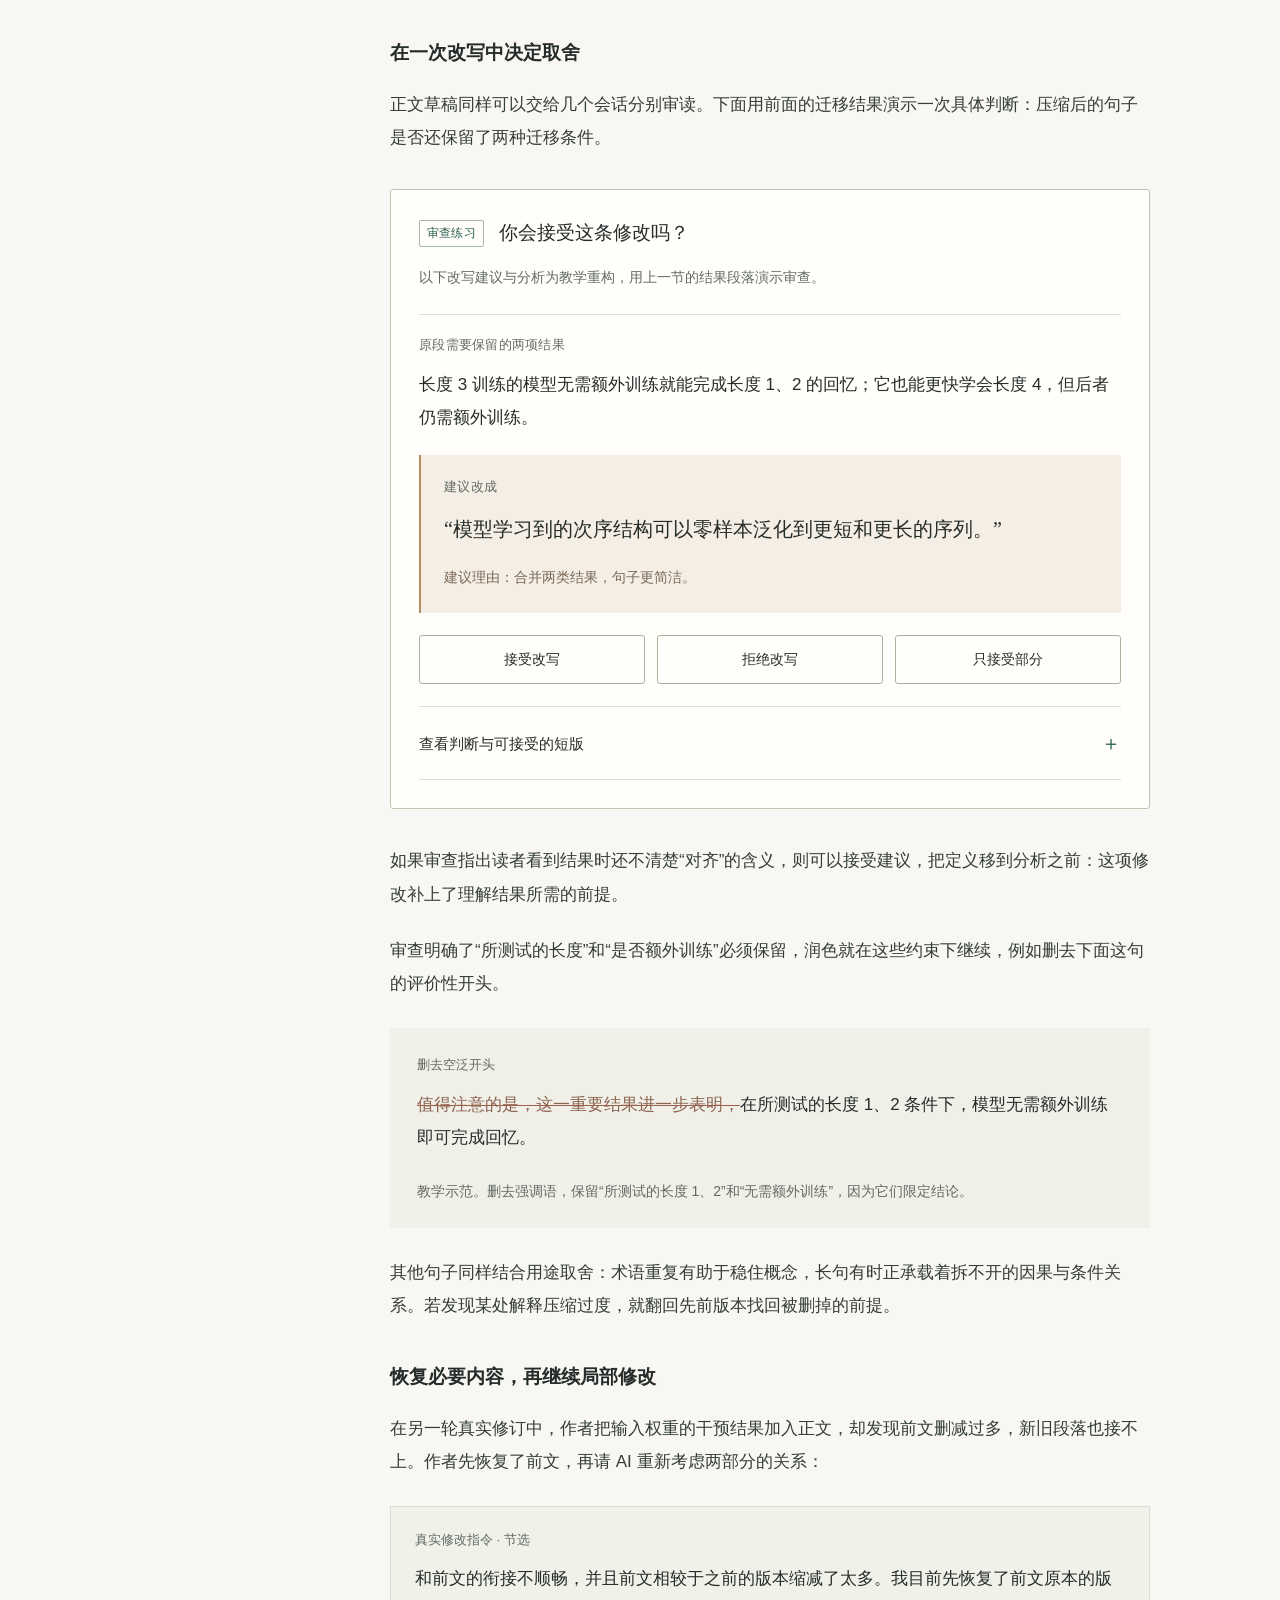
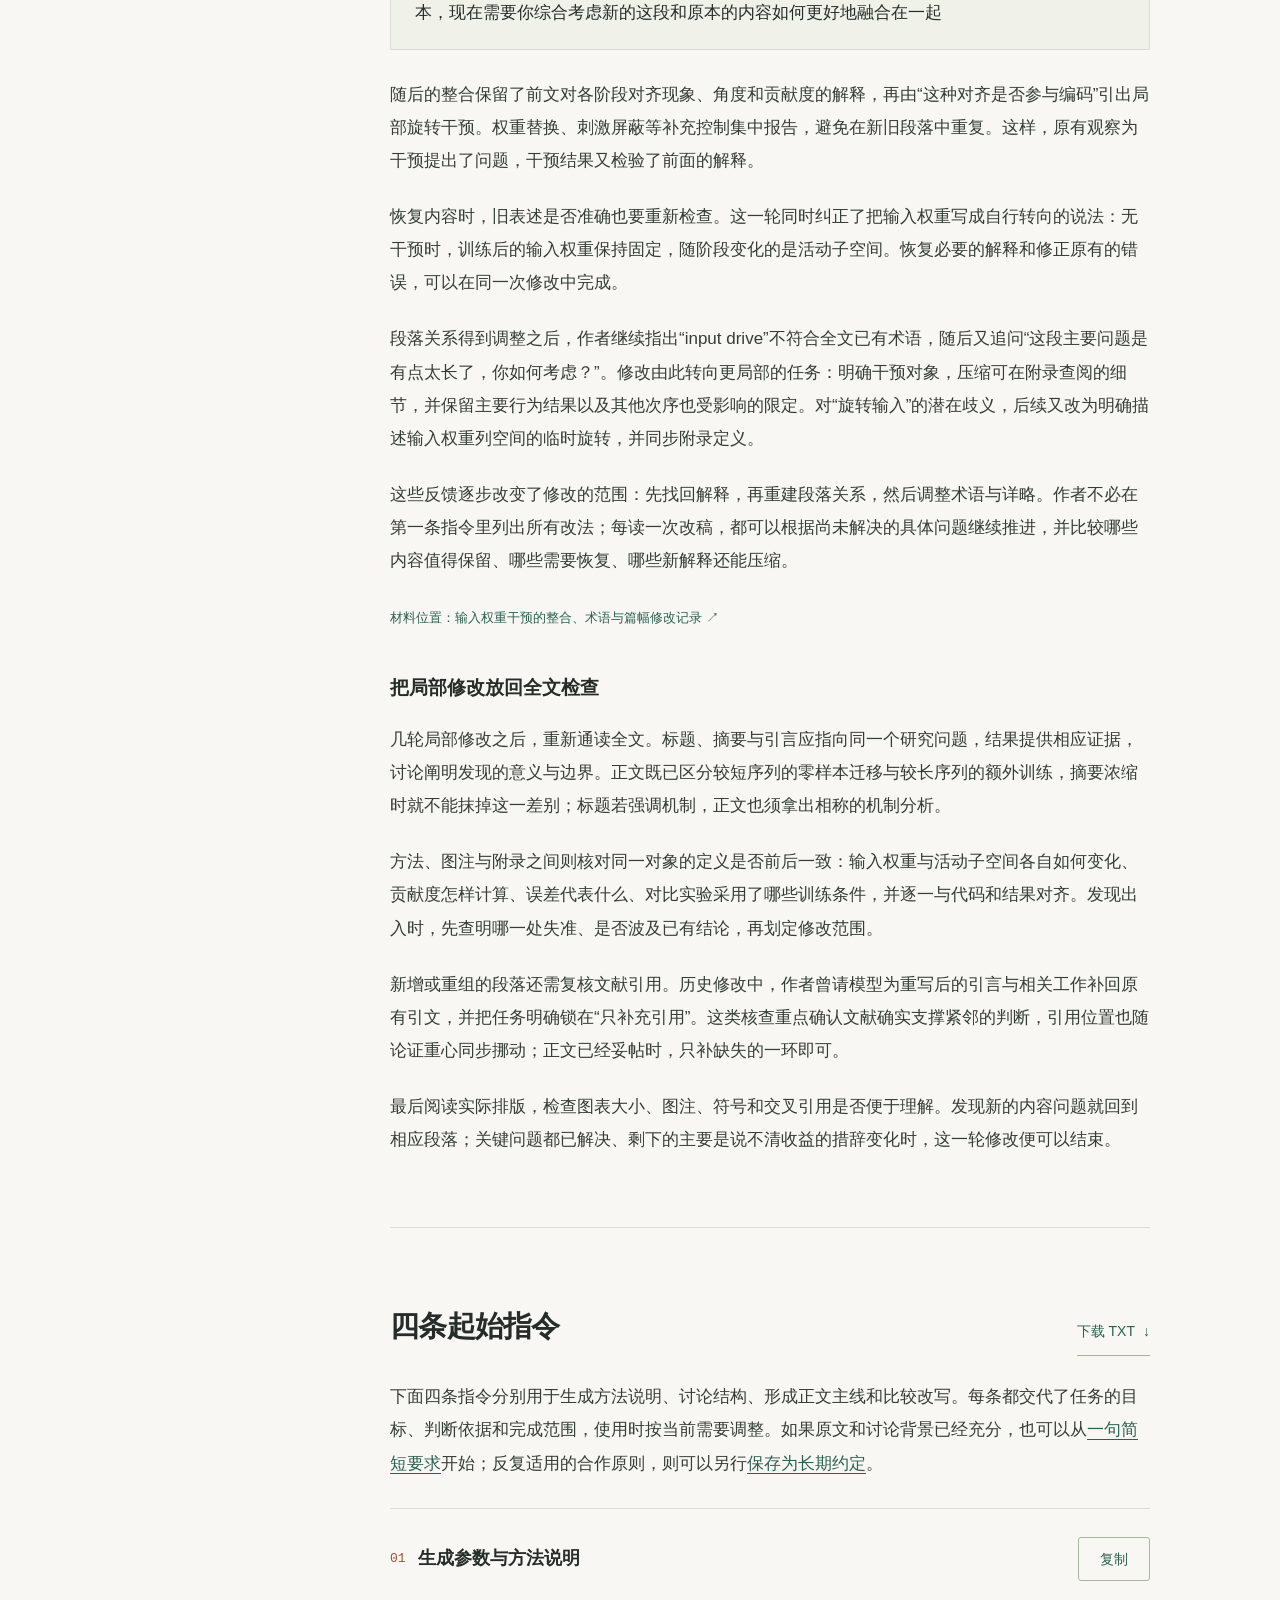
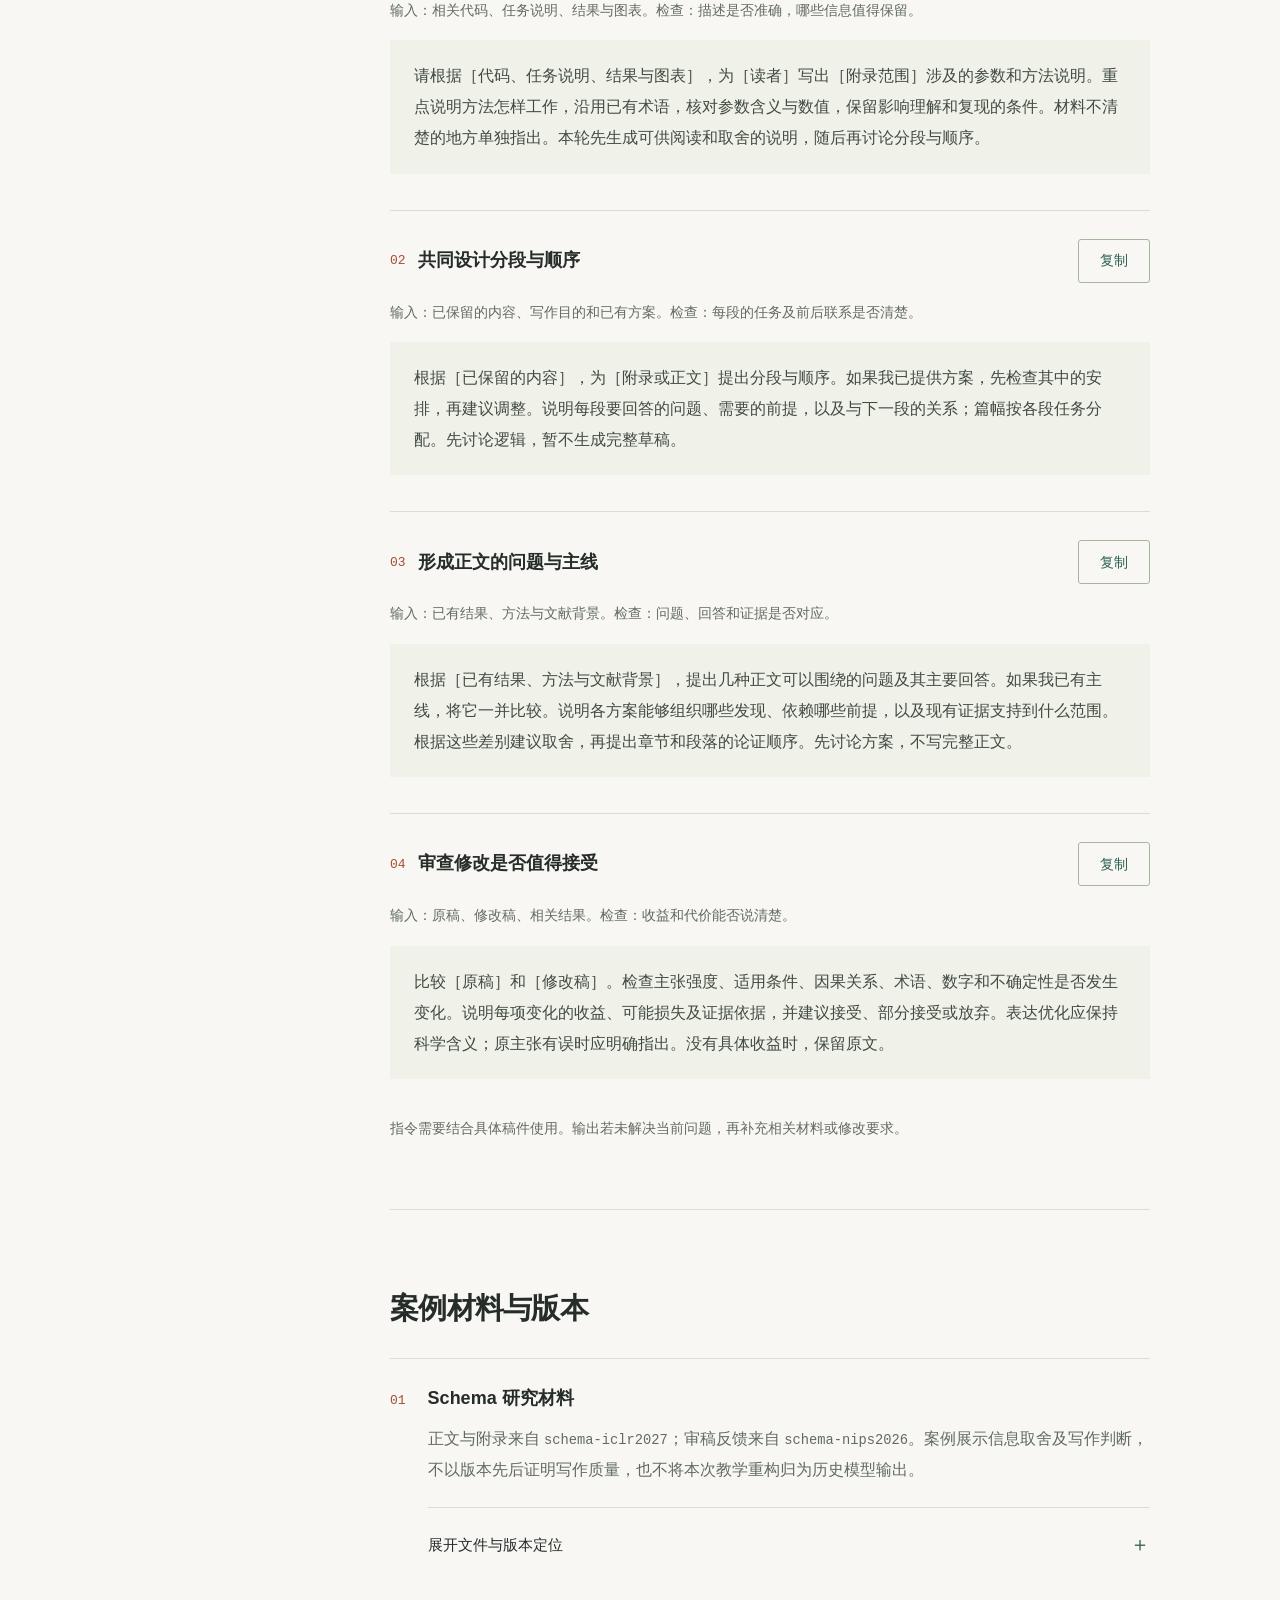
<file: case.html>
<!doctype html>
<html lang="zh-CN">
<head>
  <meta charset="utf-8">
  <meta name="viewport" content="width=device-width, initial-scale=1">
  <meta name="theme-color" content="#f8f7f3">
  <meta name="description" content="先介绍 AI 协作写作的完整过程，再以附录和正文为例，展开内容生成与取舍、共同设计逻辑、多会话审查、修改和排版。">
  <meta property="og:title" content="从代码到论文：一次写作实践">
  <meta property="og:description" content="从整体流程到具体步骤：借助 AI 生成方法说明、设计逻辑、起草完整草稿，再通过多角度审查继续修改。">
  <meta property="og:type" content="article">
  <meta property="og:site_name" content="Iridium">
  <link rel="canonical" href="https://veritas-arch.github.io/iridium/case.html">
  <meta property="og:url" content="https://veritas-arch.github.io/iridium/case.html">
  <title>写作案例 · Iridium</title>
  <link rel="icon" href="favicon.svg" type="image/svg+xml">
  <link rel="stylesheet" href="style.css">
  <script src="app.js" defer></script>
</head>
<body class="case-page">
<a class="skip-link" href="#workflow">跳转到正文</a>
<div class="reading-progress" aria-hidden="true"><span id="progress"></span></div>
<header class="site-header"><a class="wordmark" href="index.html"><span class="brand-mark" aria-hidden="true">Ir<span>77</span></span>Iridium</a><nav aria-label="主导航"><a href="index.html">写作原则</a><a href="case.html" aria-current="page">写作案例</a><a href="astra.html">与 Astra 协作</a></nav></header>
<main id="top">
<header class="article-head wrap"><h1>从代码到论文<br><span>一次写作实践</span></h1><p class="standfirst">代码和结果整理好之后，怎样借助 AI 决定写什么、怎样组织、如何修改？本页先概述一轮协作的过程，再以一份真实研究的附录和正文为例，展开每一步的做法与判断。</p><p class="article-meta"><time datetime="2026-11-04">2026 年 11 月 4 日</time></p></header>
<div class="reading-layout wrap"><aside class="toc"><nav aria-label="案例目录"><p class="toc-label">案例目录</p><a href="#workflow"><span>01</span>一轮协作怎样推进</a><a href="#case"><span>02</span>以附录为例：六个步骤</a><a href="#main-text"><span>03</span>进入正文后的调整</a><a href="#prompts"><span>04</span>四条起始指令</a><a href="#sources"><span>05</span>案例材料与版本</a></nav><a class="toc-bottom" href="index.html">← 写作原则</a></aside><article>
        <section class="article-section introduction" id="workflow" aria-labelledby="workflow-title">
          <h2 id="workflow-title">一轮协作怎样推进</h2>
          <p>写作开始时，代码和结果通常已经整理好，作者对研究做了什么也心中有数。还没定下来的，是哪些内容写进论文、各部分怎样衔接。借助 AI，可以先把这些内容写出来，再围绕已有文字讨论取舍、结构和表达，让每个选择都有具体的对象。</p>
          <p>本页从附录开始，一轮协作大致分为六步。先让 AI 根据代码、结果与图表生成参数和方法说明，作者核对事实，删去不影响理解和复现的细节，补上遗漏的条件，确定保留什么。再与 AI 讨论分段和顺序：方案可以由 AI 提出、作者调整，也可以由作者提出、AI 比较得失。内容与逻辑明确到可以试写时，生成一版完整草稿，通读后判断原先的安排是否合适。然后开启几个会话，从内容、逻辑、表达等角度审查同一版稿件，比较意见后集中修改。文字稳定后，最后处理图表、公式、交叉引用和版面。</p>
          <p>这些步骤并非单向推进。审查若发现取舍或结构仍有问题，就回到前面的步骤；排版后的通读也可能暴露新的衔接问题。整个过程的重心，从确定内容转向组织论述，再转向细节。进入正文后，协作方式基本不变，讨论会更多地落在研究问题、结果之间的联系和主要回答上。</p>
          <ol class="case-route" aria-label="附录写作的六个步骤"><li><a href="#case-material">准备材料</a></li><li><a href="#case-select">生成与取舍</a></li><li><a href="#case-outline">设计逻辑</a></li><li><a href="#case-draft">完整初稿</a></li><li><a href="#case-edit">审查修改</a></li><li><a href="#case-layout">排版定稿</a></li></ol>
        </section>

        <section class="article-section" id="case" aria-labelledby="case-title">
          <h2 id="case-title">以附录为例：六个步骤</h2>
          <p class="section-lead">下面把这套过程用于一段输入输出方法的写作。具体的材料让每一步的取舍都有可以对照的对象。</p>
          <div class="case-context"><span class="tiny-tag">真实材料 · 教学重构</span><p>这个任务考察循环神经网络（RNN）怎样短时记住项目及其次序。每次从六种刺激中选择三个不同项目，依次呈现；经过一段等待时间后，模型按原顺序报告它们。等待的这段时间称为保持期。</p><p class="small-print">材料来自 <code>schema-iclr2027</code> 的稿件与对应代码。指令、初稿和修订示范为教学重构；真实稿件节选另行标注。</p></div>

          <div class="case-step" id="case-material"><div class="step-heading"><span>01</span><h3>从整理好的代码与结果出发</h3></div>
            <p>开始写某一部分时，从整理好的材料中取出相关代码、结果和图表，并说明这一部分要完成什么。对于输入输出小节，编码代码给出信号的具体形式，试次说明与输入输出图交代信号何时出现。AI 据此理解写作对象，作者也能随时回到材料核对描述。</p>
            <p>这一节要让读者理解模型接收什么信号、被要求输出什么，以及两者在一次试次中怎样对应。交给 AI 的任务因此可以限定为：整理输入、输出及其条件，先形成一份可供阅读和取舍的方法说明。</p>
            <p>这里用 24 个输入通道共同表示一个刺激，称为群体编码（population coding）。可以把每个通道理解为输入向量中的一个数值。另有一个阶段信号 fixation：它在刺激呈现和保持时为 1，开始回忆时变为 0。</p>
            <details class="code-disclosure"><summary>查看输入编码的核心代码 <span class="summary-meta">7 行节选</span><span class="expand-icon" aria-hidden="true">＋</span></summary><div class="details-body"><pre class="code-block"><code>def gaussian_item(item_index, size=24, sigma2=2.0):
    miu = item_index * math.pi / 3
    x = np.linspace(0, 2 * math.pi, size, endpoint=False)
    x_shifted = (x - miu + math.pi) % (2 * math.pi) - math.pi
    return np.exp(-(x_shifted**2) / (2 * sigma2)) * 4

# Simplified excerpt: validation and dtype conversion omitted.</code></pre><p class="small-print">来源：<code>src/schema/data/recall/legacy.py</code> 的 <code>gaussian_item</code>。这里省去参数校验与类型转换，只展示决定输入形状的运算。<a href="#source-cases">查看版本依据 ↗</a></p></div></details>
            <div class="task-figure" role="img" aria-label="试次示意：刺激一、间隔、刺激二、间隔、刺激三、保持期，然后按顺序回忆一、二、三。时间长度不按比例绘制。"><div class="task-stage-labels"><span>编码</span><span>保持</span><span>回忆</span></div><div class="trial-track"><span class="item coral">1</span><span class="gap"></span><span class="item ochre">2</span><span class="gap"></span><span class="item teal">3</span><span class="maintenance"></span><span class="retrieval">1</span><span class="retrieval">2</span><span class="retrieval">3</span></div><div class="fixation-track"><span>fixation = 1</span><span>fixation = 0</span></div><p>任务示意，时间长度不按比例绘制。</p></div>
          </div>

          <div class="case-step" id="case-select"><div class="step-heading"><span>02</span><h3>先生成方法说明，再确定内容</h3></div>
            <p>材料准备好之后，直接让 AI 描述参数和方法，再读这些文字，决定附录留下什么。这时不必同时解决段落顺序和全文结构；先把方法说清楚，才便于检查描述是否正确、哪些多余、哪里还缺。</p>
            <p>下面重构了一种接近代码的初步说明：它按函数的执行顺序写出运算，连类型转换也保留了。作者可以与 AI 讨论这些信息对读者有什么用，把多步运算整理成输入的数学定义，删去方法介绍不需要的程序操作。</p>
            <div class="revision-view" data-tabs>
              <div class="tab-list" role="tablist" aria-label="方法说明的取舍过程"><button type="button" role="tab" id="tab-draft" aria-controls="panel-draft" aria-selected="true">初步说明</button><button type="button" role="tab" id="tab-revised" aria-controls="panel-revised" aria-selected="false" tabindex="-1">取舍后</button><button type="button" role="tab" id="tab-reasons" aria-controls="panel-reasons" aria-selected="false" tabindex="-1">处理理由</button></div>
              <div class="tab-panel" id="panel-draft" role="tabpanel" aria-labelledby="tab-draft" tabindex="0"><p class="panel-label">初步方法说明 · 教学重构</p><p class="english-sample" lang="en">The function <code>gaussian_item</code> maps each item index to a preferred angle. It creates 24 equally spaced channels, subtracts the item angle, and uses the modulo operation to wrap the distance. A Gaussian function with variance 2 is then evaluated and multiplied by 4. The resulting array is converted to float32 and returned as the stimulus input.</p><p class="editor-note">逐步说明了程序怎么执行，但论文读者首先需要知道：刺激用了什么表示，具体如何定义。</p></div>
              <div class="tab-panel" id="panel-revised" role="tabpanel" aria-labelledby="tab-revised" tabindex="0"><p class="panel-label">取舍后的说明 · 教学重构</p><p class="english-sample" lang="en">Each of the six stimulus identities was encoded as a Gaussian population-code bump over 24 equally spaced channels on a circular feature space. Stimulus centers were equally spaced on the same circle. The bump had an amplitude of 4 and a standard deviation of √2; angular distances were wrapped to [−π, π).</p><p class="editor-note">保留编码类型、通道数、刺激位置的安排、幅度、宽度和边界条件。完整附录中的公式可以进一步明确通道与刺激位置的对应。</p></div>
              <div class="tab-panel" id="panel-reasons" role="tabpanel" aria-labelledby="tab-reasons" tabindex="0"><p class="panel-label">修订依据</p><ul class="reason-list"><li><strong>合并</strong><span>把多步计算收束成“环形空间上的高斯群体编码”。</span></li><li><strong>保留</strong><span>24 个通道、幅度、宽度和环形边界，仍决定输入形式。</span></li><li><strong>删除</strong><span>函数名、数组返回和类型转换，不占用这段方法篇幅。</span></li><li><strong>核对</strong><span>代码中的 <code>sigma2 = 2</code> 是方差；文字写标准差时应为 √2。</span></li></ul></div>
            </div>
            <noscript><p class="small-print">JavaScript 已关闭，三个版本按顺序显示。</p></noscript>
            <p>处理完之后，再看各项信息适合放在哪里：输入形式及其关键条件放在附录，正文只保留帮助读者理解模型的内容，程序中的常规操作留在代码里。</p>
            <div class="table-wrap"><table><caption>同一组材料的三种去处</caption><thead><tr><th scope="col">材料</th><th scope="col">建议放置</th><th scope="col">判断理由</th></tr></thead><tbody><tr><th scope="row">用群体编码表示刺激</th><td><span class="placement main">正文</span></td><td>帮助理解模型接受什么输入。</td></tr><tr><th scope="row">24 个刺激通道、幅度 4、σ = √2、环形边界</th><td><span class="placement appendix">附录</span></td><td>定义输入的具体形式，可集中说明。</td></tr><tr><th scope="row">fixation 何时从 1 变为 0</th><td><span class="placement both">两处，详略不同</span></td><td>影响对回忆启动条件的理解。</td></tr><tr><th scope="row">数组类型、内部变量名、参数校验</th><td><span class="placement code">代码</span></td><td>这段方法描述不依赖这些实现细节。</td></tr></tbody></table></div>
            <p>表中的取舍取决于当前研究。如果数值精度本身影响实验结果，数组类型也应作为方法条件保留。</p>
            <p class="decision"><span>取舍依据</span> 对论证重要的概念加以解释或辨析，对当前问题作用有限的内容少花笔墨。</p>
          </div>

          <div class="case-step" id="case-outline"><div class="step-heading"><span>03</span><h3>由任务结构确定叙述顺序</h3></div>
            <p>内容基本确定后，把保留下来的说明交给 AI，请它提出分段和顺序；也可以先给出自己的安排，让模型检查。讨论要具体到每段写什么、读者此前已经知道什么、下一段为什么接在这里。若某个概念出现过晚，或相互依赖的信息被拆散，就据此调整。</p>
            <p>在这个小节中，如果直接介绍各类输入，读者还不清楚这些信号在任务中何时起作用。因此先交代刺激呈现、保持和回忆的时间关系，再用两段解释输入信号，最后说明目标输出。后面的信号定义都可以沿用第一段建立的时间框架。</p>
            <div class="outline-list"><div><span>第 1 段</span><strong>试次怎样推进</strong><p>介绍刺激依次呈现、随后保持与回忆的过程，建立时间框架。</p></div><div><span>第 2 段</span><strong>刺激怎样进入模型</strong><p>定义群体编码及其关键参数，说明项目内容怎样表示。</p></div><div><span>第 3 段</span><strong>输入还包含哪些条件</strong><p>说明 fixation 的阶段变化，以及训练噪声怎样加入。</p></div><div><span>第 4 段</span><strong>模型要输出什么</strong><p>说明类别输出和 fixation 输出，连接监督目标。</p></div></div>
            <p>fixation、噪声和刺激编码共同构成“输入信号”。如果 AI 把它们各列一节，可以考虑合并，让读者在相邻段落中看到各类输入的关系，也避免小节过多打断叙述。</p>
            <details class="prompt-inline"><summary>展开这一步的指令 <span class="expand-icon" aria-hidden="true">＋</span></summary><div class="details-body"><p class="prompt-content" id="prompt-outline">根据已经保留的输入编码、试次说明和输入输出图，为附录提出分段与顺序。如果我已提供方案，先检查其中的安排，再建议调整。每段说明要回答的问题、所需前提，以及与下一段的关系。读者熟悉 RNN，但不了解本任务。先讨论结构，不生成完整草稿。</p><button class="copy-button" data-copy="prompt-outline" hidden>复制指令</button></div></details>
          </div>

          <div class="case-step" id="case-draft"><div class="step-heading"><span>04</span><h3>按确定的逻辑生成完整草稿</h3></div>
            <p>内容与顺序明确到可以试写时，让 AI 按方案生成整版附录。此前的方法说明会在这一步重新组织：有的内容合并，有的移到另一段，段落之间还要建立联系。有了完整草稿，作者才能连续阅读，判断提纲中的安排是否真的成立。</p>
            <p>下面的输入输出小节先交代试次过程，再描述输入信号，最后说明输出目标，前面保留的编码定义由此进入一段连续的方法介绍。</p>
            <div class="final-excerpt"><p class="panel-label">输入与输出小节 · 教学重构</p><p class="english-sample" lang="en">On each trial, three distinct stimuli were drawn from six possible identities and presented sequentially. A maintenance period followed the final stimulus, after which the network was required to report the stimuli in their presentation order.</p><p class="english-sample" lang="en">Each of the six stimulus identities was encoded as a Gaussian population-code bump over 24 equally spaced channels on a circular feature space. Stimulus centers were equally spaced on the same circle. The bump had an amplitude of 4 and a standard deviation of √2; angular distances were wrapped to [−π, π).</p><p class="english-sample" lang="en">An additional fixation channel remained active through encoding and maintenance and was turned off at the start of retrieval. During training, independent Gaussian noise with a standard deviation of 0.01 was added to all input channels at each timestep.</p><p class="english-sample" lang="en">The network produced six item outputs and one fixation output. During retrieval, the item targets were one-hot vectors specifying the memorized sequence in its presentation order; they were zero at other times. The fixation target followed the fixation input throughout the trial.</p></div>
            <p>其中的 one-hot 目标是指：待回忆项目对应的类别通道为 1，其余类别通道为 0。通读时还要继续检查哪些解释该补、哪些内容重复，以及从试次过程转入信号定义是否自然。</p>
          </div>

          <div class="case-step" id="case-edit"><div class="step-heading"><span>05</span><h3>多角度审查，再回到草稿修改</h3></div>
            <p>完整草稿形成之后，可以让几个会话从不同角度审读同一版稿件，作者再比较意见、集中修改；也可以由主智能体分派几项边界清楚的检查，再汇总子智能体的结果（两种方式的区别见<a href="astra.html#reviews">与 Astra 协作</a>）。无论采用哪种，都先交代清楚各自拿到的材料与检查范围，让起草时已经看惯的表达重新接受审视。</p>
            <div class="review-lenses"><div><span>A / 读者</span><h4>能否跟上叙述</h4><p>只读草稿和图注，复述每段说明了什么，检查概念是否及时交代、段落顺序是否连贯。</p></div><div><span>B / 内容</span><h4>方法与条件是否准确</h4><p>对照代码、任务说明及相关结果，检查参数含义、信号变化和方法条件是否写对。</p></div><div><span>C / 表达</span><h4>哪些地方值得删改</h4><p>找出重复、含混或过渡突兀的位置，提出改法，并说明会保留或删去什么。</p></div></div>
            <p>意见汇集之后，先判断问题是否确实存在、修改会影响多大范围。同一信号重复介绍，可以合并；定义出现太晚，可以调整顺序；一段话始终说不清楚，则可能要回到内容和逻辑重新讨论。几个会话意见相近时，优先复核相应位置，但是否采用仍取决于原稿与材料。</p>
            <p>以上面的草稿为例，过渡可以沿着信号之间的关系检查：刺激编码说明项目内容，fixation 标记回忆何时开始，二者共同构成输入；输出段落随后说明模型应当怎样响应。改写若把这些说明拆成互不相关的小节，就要重新考虑分段。</p>
            <p>删减也要核对被删内容的作用。例如，“during training”“all input channels”“at each timestep”分别限定了噪声出现的阶段、作用的通道和加入的频率。某版压缩若丢了这些含义，就保留条件后再试。内容本身有误时，依据材料修正；只是措辞偏好时，看改写是否带来实际收益。</p>
            <p>一轮修改完成后，用更新后的稿件检查原有问题是否解决、改动是否引出新的重复或断裂，下一轮集中在仍有困难的位置。随着内容和结构稳定，修改范围会逐渐缩小，直到剩下的意见主要是说不清收益的表达偏好。</p>
            <details class="prompt-inline"><summary>要求审查意见说明依据 <span class="expand-icon" aria-hidden="true">＋</span></summary><div class="details-body"><p class="prompt-content" id="prompt-review">从指定视角审查这份稿件。每条意见给出位置、原文的问题、判断依据、最小修改及可能损失的信息。区分事实或论证问题与可选的表达调整。不要为了凑数量提意见；已经合适的地方可以建议不改。先给意见，不直接改稿。</p><button class="copy-button" data-copy="prompt-review" hidden>复制指令</button></div></details>
          </div>

          <div class="case-step" id="case-layout"><div class="step-heading"><span>06</span><h3>内容稳定后，集中处理排版</h3></div>
            <p>大段删减与重组基本完成后，再集中调整版面。这时安排图表位置、公式换行和段落间距，较少受到后续文字变动的影响。AI 可以协助执行这些调整，作者则要阅读实际呈现的页面，检查图、图注与正文能否相互配合。</p>
            <p>在这一节里，公式明确编码方式，输入输出图呈现试次过程，文字与图注解释信号的作用以及图中作出的简化。例如，真实稿件的图注特意说明示意输入省略了训练噪声，读者因此能区分图中曲线与训练时的实际输入。排版时还要检查符号定义、交叉引用，以及图文之间有没有多余的重复。</p>
            <div class="finish-list"><div><span>内容</span><p>需要说明的方法和条件已经交代，已确认的事实与论证问题处理完毕。</p></div><div><span>表达</span><p>段落能够连续阅读，删减没有意外改变含义，新增解释也没有形成重复。</p></div><div><span>版面</span><p>图、公式与文字配合清楚，符号和交叉引用可用，页面没有阅读障碍。</p></div></div>
            <p>如果实际阅读又暴露出内容或衔接问题，就回到相应位置修改。附录有了可用的结构与内容，正文写作就可以推进；两者共用的编号、引用和图表，随全文一并检查。</p>
            <a class="source-note" href="#source-cases">材料位置：training_and_params.tex 的 Input Signals、Target Outputs 与输入输出图注 ↗</a>
          </div>
        </section>
<section class="article-section" id="main-text" aria-labelledby="main-title">
          <h2 id="main-title">进入正文后的调整</h2>
          <p class="section-lead">附录成形之后，正文沿用生成、讨论、起草与审查的过程。不同的是，这里要先想清楚研究究竟回答了什么、各项结果怎样共同支持这一回答；模型介绍的详略和结果的排列，也随之重新安排。</p>
          <p>这一阶段可以先与 AI 讨论几种可能的研究问题和主线，比较它们各自能组织哪些发现、需要什么证据；作者已有方案时，也拿来一并检验。某种安排更连贯，却依赖尚未获得的结果，就收窄回答或补充研究。主线明确后，再确定各节与段落的功能，生成正文草稿，按前面的方式审查。</p>
          <h3>结果之间的关系与正文的主线</h3>
          <div class="review-quote"><span class="small-label">来自真实审稿反馈</span><p>审稿人指出，结果虽然丰富，却缺少引导读者的贯穿主题；理解结果需要的概念和分析方法，也应当提前介绍。</p><a class="source-note" href="#source-rebuttal">schema-nips2026/ref.md · 审稿意见摘意 ↗</a></div>
          <p>回应这条意见，核心是围绕“模型怎样记住内容与次序，并在需要时读出”重排结果。可以先让 AI 按表示形成、信息存入、保持与读出等问题梳理材料，再核对每部分的作用及前后衔接。下面的提纲据此组织稿件中的分析。</p>
          <p>提纲中涉及两个概念：“次序子空间”（rank subspace）指模型活动中承载某一序号项目信息的低维空间；“对齐”（alignment）描述这些空间与输入或输出权重空间在几何方向上的接近程度。</p>
          <ol class="argument-flow"><li><span class="flow-dot">1</span><div><h4>是否形成了区分次序与内容的表示？</h4><p>展示保持阶段中，三个序号的项目信息分别如何分布在次序子空间里。</p></div></li><li><span class="flow-dot">2</span><div><h4>新项目怎样进入对应的次序表示？</h4><p>比较输入到来时各子空间与输入权重空间的对齐，再用干预检验其作用。</p></div></li><li><span class="flow-dot">3</span><div><h4>输入继续到来时，已有信息怎样保持？</h4><p>追踪先前项目的表示如何变化，以及在保持期如何稳定下来。</p></div></li><li><span class="flow-dot">4</span><div><h4>保存的信息怎样按顺序读出？</h4><p>检查回忆时，不同序号的表示如何依次与输出权重空间对齐。</p></div></li><li><span class="flow-dot">5</span><div><h4>这种组织能在多大范围内复用？</h4><p>检验未见过的项目组合、较短序列，以及需要额外训练的较长序列。</p></div></li></ol>
          <div class="transition-example"><p class="panel-label">从保持期分析到编码分析 · 教学示范</p><p>保持期的分离表示说明不同次序的项目能够共存，但还没有解释新项目如何进入对应的表示空间。接下来，我们考察编码阶段的次序子空间与输入权重空间之间的关系。</p></div>
          <p>这段过渡先界定已有分析能解释什么，再由尚未回答的问题引出下一项分析。它也给了检查提纲的依据：后面的分析是否确实补上了前面留下的问题。</p>

          <h3 id="review-integration">把审稿补充融入原有论证</h3>
          <p>主线确定之后，回应审稿意见带来的新内容还得找到合适的位置。面对一项质疑，作者与 AI 可以先判断：现有材料能否回答，稿件是否缺少必要说明，还是需要补充分析或收窄结论。回应的依据确定后，再考虑哪些信息进入正文、它们与原有结果是什么关系。</p>
          <p>这篇稿件修订时，有一项质疑指向输入形式对表示几何的影响。输入输出控制比较了不同编码方式，涉及两个层面的问题：次序之间是否仍然分离，各次序内部的项目几何又发生了什么变化。二者对应不同的结论——次序分离得以保留，并不意味着所有几何特征都与输入形式无关。</p>
          <aside class="prompt-example" aria-labelledby="control-prompt-title"><p class="example-label" id="control-prompt-title">真实修改指令 · 节选</p><blockquote><p>此外有一个顾虑是，我们现在是否有因为加入了过多 control 而弱化了主线的问题？</p></blockquote></aside>
          <p>提出这个问题时，正文已经加入了多种控制的具体结果。后续修改把逐项介绍编码方式与表现的文字压缩成下面一句概括，并保留指向附录与补图的引用：</p>
          <div class="transition-example"><p class="panel-label">当时改稿的表述 · 真实节选</p><p class="english-sample" lang="en">Across alternative input and output codes, rank separation persisted, whereas item-level geometry and the precise degree of orthogonality depended on the interface representation.</p></div>
          <p class="small-print">为便于阅读，节选省略了句末的附录与图号引用。</p>
          <p>这句概括同时保留了稳定的部分与变化的部分：所比较的编码中都能观察到次序分离，但项目几何与正交程度依赖编码方式，具体条件由附录展开。正文因此能用这组控制限定主要发现，又不必逐一讲述每个实验。其他新增结果也可以用同样的问题检查：它回答了主线中的哪项疑问，读者在此处需要知道多少，哪些条件必须与结论一起保留。</p>
          <a class="source-note" href="#source-revisions">材料位置：输入输出控制的历史指令与 main.tex 修订 ↗</a>

          <h3>按主线决定方法详略</h3>
          <p>真实稿件的早期版本在模型介绍中定义了刺激位置符号 <span class="math">θ<sub>m</sub></span>，并解释环形拓扑；当前版本保留 population coding 的介绍，将具体形式指向附录。</p>
          <div class="before-after"><div><p class="panel-label">早期正文的表述 · 节选</p><p class="english-sample" lang="en">Each identity corresponds to a unique location θ<sub>m</sub> ∈ [−π, π) on a circular feature space, endowing the discrete stimulus set with a ring-like topology and thus a structured embedding of stimulus identity.</p></div><div><p class="panel-label">当前正文的表述 · 节选</p><p class="english-sample" lang="en">We adopt a population-coded input representation following previous SWM models. The detailed formulation is provided in Appendix […], with example input signals illustrated in Fig. […].</p></div></div>
          <p class="small-print">真实文本来自 <code>main-previous.tex</code> 与 <code>main.tex</code>。原稿的文献和交叉引用在这里省略；SWM 指序列工作记忆，即短时记住项目及其次序的任务。</p>
          <p class="decision"><span>取舍依据</span> 群体编码帮助读者理解模型接受什么输入，留在正文；位置符号与具体公式放在附录，供需要方法细节的读者查阅。</p>

          <h3>从问题与结果到具体段落</h3>
          <p>提纲最后一项涉及模型在新序列长度上的表现。起草这一段时，所测试的长度和是否接受额外训练都要交代清楚。</p>
          <div class="transition-example"><p class="panel-label">结果段落 · 根据真实稿件重构</p><p>我们进一步检验了模型能否迁移到训练时未见的序列长度。在长度 3 序列上训练的模型，无需额外训练便能在长度 1、2 上实现接近完美的回忆。对于长度 4，长度 3 预训练加快了学习，但模型仍需接受额外训练。</p></div>
          <p>无需额外训练的迁移通常称为零样本迁移，这里只适用于较短序列；较长序列仍需额外训练，两类表现应分别说明。</p>
          <p>讨论部分还要区分学习收益与机制解释。学习加快说明先前训练有助于后续学习；若进一步推论原有的表示结构得到保留，就需要相应的几何分析支持。摘要可以压缩结果的表述，但两种迁移条件的区别仍应保留。</p>
          <h3 id="review">在一次改写中决定取舍</h3>
          <p>正文草稿同样可以交给几个会话分别审读。下面用前面的迁移结果演示一次具体判断：压缩后的句子是否还保留了两种迁移条件。</p>

          <div class="decision-lab">
            <div class="lab-heading"><span class="tiny-tag">审查练习</span><p>你会接受这条修改吗？</p></div>
            <p class="small-print">以下改写建议与分析为教学重构，用上一节的结果段落演示审查。</p>
            <div class="lab-original"><span class="small-label">原段需要保留的两项结果</span><p>长度 3 训练的模型无需额外训练就能完成长度 1、2 的回忆；它也能更快学会长度 4，但后者仍需额外训练。</p></div>
            <div class="lab-suggestion"><span class="small-label">建议改成</span><p>“模型学习到的次序结构可以零样本泛化到更短和更长的序列。”</p><span class="suggestion-reason">建议理由：合并两类结果，句子更简洁。</span></div>
            <div class="decision-buttons" role="group" aria-label="选择你的审查判断" hidden><button type="button" data-decision="accept" aria-pressed="false">接受改写</button><button type="button" data-decision="reject" aria-pressed="false">拒绝改写</button><button type="button" data-decision="partial" aria-pressed="false">只接受部分</button></div>
            <div id="decision-feedback" class="decision-feedback" role="status" hidden></div>
            <details class="verdict"><summary>查看判断与可接受的短版 <span class="expand-icon" aria-hidden="true">＋</span></summary><div class="details-body"><p><strong>这版改写应当放弃。</strong>它将长度 4 的结果也归入零样本迁移，与该条件下仍需额外训练的事实不符。不过，压缩重复表述的方向仍可保留，例如改为：</p><p class="verdict-text">“模型可零样本迁移到所测试的较短序列，并在额外训练时更快学会长度 4 的任务。”</p><p>短版省去了重复的训练背景，保留了两类结果及其条件，因而没有改变科学含义。若原主张本身有误，则应根据证据纠正。</p></div></details>
          </div>
          <p>如果审查指出读者看到结果时还不清楚“对齐”的含义，则可以接受建议，把定义移到分析之前：这项修改补上了理解结果所需的前提。</p>
          <p>审查明确了“所测试的长度”和“是否额外训练”必须保留，润色就在这些约束下继续，例如删去下面这句的评价性开头。</p>
          <div class="line-edit"><p><span>删去空泛开头</span><del>值得注意的是，这一重要结果进一步表明，</del>在所测试的长度 1、2 条件下，模型无需额外训练即可完成回忆。</p><p class="small-print">教学示范。删去强调语，保留“所测试的长度 1、2”和“无需额外训练”，因为它们限定结论。</p></div>
          <p>其他句子同样结合用途取舍：术语重复有助于稳住概念，长句有时正承载着拆不开的因果与条件关系。若发现某处解释压缩过度，就翻回先前版本找回被删掉的前提。</p>

          <h3 id="revision-history">恢复必要内容，再继续局部修改</h3>
          <p>在另一轮真实修订中，作者把输入权重的干预结果加入正文，却发现前文删减过多，新旧段落也接不上。作者先恢复了前文，再请 AI 重新考虑两部分的关系：</p>
          <aside class="prompt-example" aria-labelledby="restore-prompt-title"><p class="example-label" id="restore-prompt-title">真实修改指令 · 节选</p><blockquote><p>和前文的衔接不顺畅，并且前文相较于之前的版本缩减了太多。我目前先恢复了前文原本的版本，现在需要你综合考虑新的这段和原本的内容如何更好地融合在一起</p></blockquote></aside>
          <p>随后的整合保留了前文对各阶段对齐现象、角度和贡献度的解释，再由“这种对齐是否参与编码”引出局部旋转干预。权重替换、刺激屏蔽等补充控制集中报告，避免在新旧段落中重复。这样，原有观察为干预提出了问题，干预结果又检验了前面的解释。</p>
          <p>恢复内容时，旧表述是否准确也要重新检查。这一轮同时纠正了把输入权重写成自行转向的说法：无干预时，训练后的输入权重保持固定，随阶段变化的是活动子空间。恢复必要的解释和修正原有的错误，可以在同一次修改中完成。</p>
          <p>段落关系得到调整之后，作者继续指出“input drive”不符合全文已有术语，随后又追问“这段主要问题是有点太长了，你如何考虑？”。修改由此转向更局部的任务：明确干预对象，压缩可在附录查阅的细节，并保留主要行为结果以及其他次序也受影响的限定。对“旋转输入”的潜在歧义，后续又改为明确描述输入权重列空间的临时旋转，并同步附录定义。</p>
          <p>这些反馈逐步改变了修改的范围：先找回解释，再重建段落关系，然后调整术语与详略。作者不必在第一条指令里列出所有改法；每读一次改稿，都可以根据尚未解决的具体问题继续推进，并比较哪些内容值得保留、哪些需要恢复、哪些新解释还能压缩。</p>
          <a class="source-note" href="#source-revisions">材料位置：输入权重干预的整合、术语与篇幅修改记录 ↗</a>

          <h3 id="full-review">把局部修改放回全文检查</h3>
          <p>几轮局部修改之后，重新通读全文。标题、摘要与引言应指向同一个研究问题，结果提供相应证据，讨论阐明发现的意义与边界。正文既已区分较短序列的零样本迁移与较长序列的额外训练，摘要浓缩时就不能抹掉这一差别；标题若强调机制，正文也须拿出相称的机制分析。</p>
          <p>方法、图注与附录之间则核对同一对象的定义是否前后一致：输入权重与活动子空间各自如何变化、贡献度怎样计算、误差代表什么、对比实验采用了哪些训练条件，并逐一与代码和结果对齐。发现出入时，先查明哪一处失准、是否波及已有结论，再划定修改范围。</p>
          <p>新增或重组的段落还需复核文献引用。历史修改中，作者曾请模型为重写后的引言与相关工作补回原有引文，并把任务明确锁在“只补充引用”。这类核查重点确认文献确实支撑紧邻的判断，引用位置也随论证重心同步挪动；正文已经妥帖时，只补缺失的一环即可。</p>
          <p>最后阅读实际排版，检查图表大小、图注、符号和交叉引用是否便于理解。发现新的内容问题就回到相应段落；关键问题都已解决、剩下的主要是说不清收益的措辞变化时，这一轮修改便可以结束。</p>
        </section>
<section class="article-section" id="prompts" aria-labelledby="prompts-title">
          <div class="section-heading-row"><h2 id="prompts-title">四条起始指令</h2><a class="download-link" href="prompts.txt" download>下载 TXT <span aria-hidden="true">↓</span></a></div>
          <p>下面四条指令分别用于生成方法说明、讨论结构、形成正文主线和比较改写。每条都交代了任务的目标、判断依据和完成范围，使用时按当前需要调整。如果原文和讨论背景已经充分，也可以从<a href="astra.html#goals">一句简短要求</a>开始；反复适用的合作原则，则可以另行<a href="astra.html#instructions">保存为长期约定</a>。</p>
          <div class="prompt-card"><div class="prompt-card-header"><span class="prompt-number">01</span><h3>生成参数与方法说明</h3><button class="copy-button" data-copy="prompt-appendix" hidden>复制</button></div><p class="prompt-use">输入：相关代码、任务说明、结果与图表。检查：描述是否准确，哪些信息值得保留。</p><p class="prompt-content" id="prompt-appendix">请根据［代码、任务说明、结果与图表］，为［读者］写出［附录范围］涉及的参数和方法说明。重点说明方法怎样工作，沿用已有术语，核对参数含义与数值，保留影响理解和复现的条件。材料不清楚的地方单独指出。本轮先生成可供阅读和取舍的说明，随后再讨论分段与顺序。</p></div>
          <div class="prompt-card"><div class="prompt-card-header"><span class="prompt-number">02</span><h3>共同设计分段与顺序</h3><button class="copy-button" data-copy="prompt-structure" hidden>复制</button></div><p class="prompt-use">输入：已保留的内容、写作目的和已有方案。检查：每段的任务及前后联系是否清楚。</p><p class="prompt-content" id="prompt-structure">根据［已保留的内容］，为［附录或正文］提出分段与顺序。如果我已提供方案，先检查其中的安排，再建议调整。说明每段要回答的问题、需要的前提，以及与下一段的关系；篇幅按各段任务分配。先讨论逻辑，暂不生成完整草稿。</p></div>
          <div class="prompt-card"><div class="prompt-card-header"><span class="prompt-number">03</span><h3>形成正文的问题与主线</h3><button class="copy-button" data-copy="prompt-main" hidden>复制</button></div><p class="prompt-use">输入：已有结果、方法与文献背景。检查：问题、回答和证据是否对应。</p><p class="prompt-content" id="prompt-main">根据［已有结果、方法与文献背景］，提出几种正文可以围绕的问题及其主要回答。如果我已有主线，将它一并比较。说明各方案能够组织哪些发现、依赖哪些前提，以及现有证据支持到什么范围。根据这些差别建议取舍，再提出章节和段落的论证顺序。先讨论方案，不写完整正文。</p></div>
          <div class="prompt-card"><div class="prompt-card-header"><span class="prompt-number">04</span><h3>审查修改是否值得接受</h3><button class="copy-button" data-copy="prompt-decision" hidden>复制</button></div><p class="prompt-use">输入：原稿、修改稿、相关结果。检查：收益和代价能否说清楚。</p><p class="prompt-content" id="prompt-decision">比较［原稿］和［修改稿］。检查主张强度、适用条件、因果关系、术语、数字和不确定性是否发生变化。说明每项变化的收益、可能损失及证据依据，并建议接受、部分接受或放弃。表达优化应保持科学含义；原主张有误时应明确指出。没有具体收益时，保留原文。</p></div>
          <p class="small-print">指令需要结合具体稿件使用。输出若未解决当前问题，再补充相关材料或修改要求。</p>
        </section>
<section class="article-section sources-section" id="sources" aria-labelledby="sources-title">
          <h2 id="sources-title">案例材料与版本</h2>
          <div class="source-entry" id="source-cases"><span class="source-index">01</span><div><h3>Schema 研究材料</h3><p>正文与附录来自 <code>schema-iclr2027</code>；审稿反馈来自 <code>schema-nips2026</code>。案例展示信息取舍及写作判断，不以版本先后证明写作质量，也不将本次教学重构归为历史模型输出。</p><details class="source-details"><summary>展开文件与版本定位 <span class="expand-icon" aria-hidden="true">＋</span></summary><div class="details-body"><ul><li>编码实现：<code>src/schema/data/recall/legacy.py</code>，<code>gaussian_item</code>；Schema 版本 <code>aee46281</code>。</li><li>附录：<code>appendix/training_and_params.tex</code>，Input Signals、Target Outputs、Training and Test Sets。</li><li>正文对照：<code>main-previous.tex</code> 与 <code>main.tex</code>，The Neural Circuit Model。</li><li>序列长度案例：<code>main.tex</code> 中长度泛化段落，约第 246 行；对应图标签 <code>fig:generalization</code> 与 <code>fig:training_loss_comparison</code>。ICLR 稿件版本 <code>c23d541</code>。</li><li id="source-rebuttal">审稿记录：<code>schema-nips2026/ref.md</code>，关于贯穿主题、概念定义及图表说明的意见，约第 310–326 行；版本 <code>4b87bfe</code>。此处为中文摘意。</li></ul><p class="small-print">上述文件名供拥有原材料的读者核查。网站只包含教学所需节选与重构示例，没有复制完整论文或审稿记录。</p></div></details></div></div>
          <div class="source-entry" id="source-revisions"><span class="source-index">02</span><div><h3>历史修改过程</h3><p>控制实验与段落恢复两段案例，依据保留的对话和稿件版本整理。标为“真实修改指令”的文字为作者原话节选；过程说明为本页归纳，未将分轮讨论改写成虚构对话。</p><details class="source-details"><summary>展开修改记录定位 <span class="expand-icon" aria-hidden="true">＋</span></summary><div class="details-body"><ul><li>控制实验与主线：2026 年 9 月 19 日关于“加入了过多 control”的讨论；<code>schema-iclr2027</code> 提交 <code>f718e52</code>，<code>main.tex</code> 的输入输出控制段落。</li><li>恢复与整合：2026 年 9 月 25 日关于前文恢复、输入权重干预、<code>input drive</code> 术语及篇幅的连续讨论。稿件版本 <code>c23d541</code> 的 <code>main.tex</code> 保留对齐分析与局部旋转干预；对应附录为 <code>supplementary_experiments.tex</code> 的输入权重旋转部分。</li><li>全文检查：2026 年 9 月关于摘要与正文对应、补充引文、公式定义及符号调整的多轮记录。这里只归纳检查对象，不将所有审查建议视为已采纳。</li></ul><p class="small-print">日期按北京时间标示；页面未包含完整对话日志。</p></div></details></div></div>
        </section></article></div></main><footer class="site-footer wrap"><a href="index.html">← 写作原则</a><a href="astra.html">与 Astra 协作 →</a><a href="#top">返回顶部 ↑</a></footer><div id="toast" class="toast" role="status" aria-live="polite" hidden></div></body></html>
</file>
<file: style.css>
:root {
  --paper: #f8f7f3;
  --ink: #252c29;
  --muted: #626a64;
  --line: #d9ddd4;
  --accent: #2c6152;
  --accent-dark: #234d42;
  --rust: #a64d35;
  --tint: #edf1e9;
  --serif: "Noto Serif CJK SC", "Songti SC", "STSong", serif;
  --sans: Inter, "Noto Sans CJK SC", "PingFang SC", "Microsoft YaHei", sans-serif;
  --text-body: 1.0625rem;
  --text-note: 1rem;
  --text-small: .875rem;
  --text-label: .8125rem;
  --text-micro: .75rem;
  --header-height: 76px;
}
* { box-sizing: border-box; }
html { scroll-behavior: smooth; scroll-padding-top: calc(var(--header-height) + 28px); scrollbar-color: #a8b9a2 var(--paper); }
body { margin: 0; background: var(--paper); color: var(--ink); font: var(--text-body)/1.95 var(--sans); -webkit-font-smoothing: antialiased; }
a { color: inherit; text-underline-offset: 4px; text-decoration-thickness: 1px; }
a:hover { color: var(--accent); }
button { font: inherit; color: inherit; cursor: pointer; min-height: 44px; min-width: 44px; border: 1px solid var(--line); background: transparent; }
a, button, summary { -webkit-tap-highlight-color: transparent; }
a:focus-visible, button:focus-visible, summary:focus-visible, [tabindex]:focus-visible { outline: 3px solid #a45133; outline-offset: 5px; border-radius: 2px; }
p { margin: 0 0 1.35em; text-wrap: pretty; }
h1, h2, h3, h4 { margin: 0; font-weight: 600; line-height: 1.55; text-wrap: balance; }
h1, h2 { font-family: var(--serif); }
h2 { font-size: 1.8rem; letter-spacing: -.025em; margin-bottom: 28px; }
h3 { font-size: 1.1875rem; }
h4 { font-size: 1.0625rem; }
code { font: .86em/1.7 ui-monospace, SFMono-Regular, Consolas, monospace; overflow-wrap: anywhere; }
pre { margin: 0; }
sub { line-height: 0; }
::selection { background: #dbe7ce; }
[hidden] { display: none !important; }
.wrap { width: min(100%, 1224px); margin-inline: auto; padding-inline: 44px; }
.skip-link { position: fixed; top: -100px; left: 20px; z-index: 200; padding: 12px; background: var(--ink); color: white; }
.skip-link:focus { top: 12px; }
.reading-progress { position: fixed; inset: 0 0 auto; height: 3px; z-index: 100; }
.reading-progress span { display: block; height: 100%; width: 0; background: var(--accent); }
.site-header { display: flex; flex-wrap: wrap; align-items: center; justify-content: space-between; gap: 16px 28px; min-height: 76px; padding: 12px max(32px, calc((100vw - 1136px)/2)); border-bottom: 1px solid var(--line); position: sticky; top: 0; background: var(--paper); z-index: 50; }
.wordmark { display: inline-flex; align-items: center; gap: 12px; text-decoration: none; white-space: nowrap; font-size: 1rem; font-weight: 600; letter-spacing: .04em; }
.brand-mark { position: relative; width: 1.75em; height: 1.8em; border: 1.5px solid var(--ink); display: inline-flex; align-items: center; justify-content: center; font: 1.125rem/1 var(--serif); }
.brand-mark span { position: absolute; right: -5px; top: -7px; padding: 2px; background: var(--paper); font-size: 12px; }
.site-header nav { display: flex; align-items: center; flex-wrap: wrap; gap: 24px; font-size: var(--text-small); }
.site-header nav a { display: inline-flex; align-items: center; min-height: 44px; text-decoration: none; white-space: nowrap; }
.site-header nav a:hover { text-decoration: underline; }
.site-header nav a[aria-current="page"] { color: var(--accent); font-weight: 600; }
.article-head { max-width: 912px; padding-top: 74px; padding-bottom: 54px; }
.article-head h1 { font-size: clamp(2.25rem, 4vw, 3.25rem); line-height: 1.5; letter-spacing: -.035em; margin-bottom: 30px; }
.article-head h1 span { color: #536253; }
.standfirst { max-width: 780px; font-size: 1.1875rem; line-height: 1.95; color: #4b544d; margin-bottom: 28px; }
.standfirst a { color: var(--accent); }
.article-meta { color: var(--muted); font-size: var(--text-label); margin: 0; line-height: 1.9; }
.reading-layout { display: grid; grid-template-columns: 196px minmax(0, 760px); gap: 64px; justify-content: center; padding-top: 44px; padding-bottom: 24px; border-top: 1px solid var(--line); }
.toc { position: sticky; top: calc(var(--header-height) + 26px); align-self: start; max-height: calc(100dvh - var(--header-height) - 48px); overflow-y: auto; scrollbar-width: thin; font-size: var(--text-small); padding: 4px 5px 5px 0; }
.toc-label { margin-bottom: 16px; font-size: var(--text-micro); letter-spacing: .12em; color: var(--muted); }
.toc nav a { display: flex; align-items: center; gap: 12px; min-height: 42px; padding: 8px 0 8px 13px; border-left: 1px solid var(--line); line-height: 1.6; text-decoration: none; color: var(--muted); }
.toc nav a span { flex: 0 0 1.5em; color: var(--muted); font: var(--text-micro)/1.7 ui-monospace, monospace; }
.toc nav a.active { border-left: 2px solid var(--accent); padding-left: 12px; color: var(--accent); font-weight: 600; }
.toc nav a:hover { color: var(--ink); }
.toc a:focus-visible { outline-offset: -3px; }
.toc-bottom { display: inline-flex; align-items: center; min-height: 44px; margin-top: 20px; padding-left: 13px; color: var(--muted); font-size: var(--text-label); text-decoration: none; }
article { min-width: 0; }
.article-section { margin-bottom: 76px; padding-bottom: 8px; }
.article-section:last-child { margin-bottom: 0; }
.section-lead { margin-bottom: 26px; font-size: 1.125rem; line-height: 1.9; }
.article-section > p:not(.small-print) { color: #343d36; }
.article-section > h3 { margin: 40px 0 20px; }
article p a { color: var(--accent); }
.brief-example { margin: 30px 0; padding: 4px 0 4px 22px; border-left: 1px solid #a4b599; color: #485544; }
.brief-example p { font-size: var(--text-note); margin-bottom: 10px; }
.brief-example .example-label { color: var(--muted); font-size: var(--text-label); margin-bottom: 10px; }
.brief-example a { color: var(--accent); font-size: var(--text-label); text-decoration: none; }
.ai-tip strong { color: var(--accent); font-weight: 600; }
.small-label, .panel-label { display: block; font-size: var(--text-label); line-height: 1.8; letter-spacing: .02em; color: var(--muted); margin-bottom: 12px; }
.small-print { font-size: var(--text-small) !important; line-height: 1.9; color: var(--muted); }
.source-note { font-size: var(--text-label); color: var(--accent); text-decoration: none; line-height: 1.9; overflow-wrap: anywhere; }
.source-note:hover { text-decoration: underline; }
.source-entry { display: flex; gap: 22px; border-top: 1px solid var(--line); padding: 26px 0; }
.source-index { color: var(--rust); font: var(--text-label)/2.5 ui-monospace, monospace; }
.source-entry > div { min-width: 0; flex: 1; }
.source-entry h3 { font-size: 1.125rem; margin-bottom: 10px; }
.source-entry p { font-size: var(--text-note); line-height: 1.95; color: var(--muted); }
.source-entry > div > p:last-child { margin-bottom: 0; }
.site-footer { border-top: 1px solid var(--line); display: flex; align-items: center; justify-content: space-between; gap: 24px; padding-top: 28px; padding-bottom: 30px; font-size: var(--text-label); color: var(--muted); }
.site-footer a { display: inline-flex; align-items: center; min-height: 44px; text-decoration: none; }
.toast { position: fixed; bottom: max(24px, env(safe-area-inset-bottom)); left: 50%; transform: translateX(-50%); max-width: 90%; padding: 10px 22px; background: #263e32; color: white; border-radius: 4px; font-size: var(--text-small); text-align: center; z-index: 99; box-shadow: 0 5px 20px #0002; }

/* The separate case study retains the original comparisons and exercises. */
details { border-block: 1px solid var(--line); }
summary { list-style: none; cursor: pointer; display: flex; align-items: center; justify-content: space-between; gap: 15px; padding: 18px 0; min-height: 44px; font-size: .9375rem; line-height: 1.8; }
summary::-webkit-details-marker { display: none; }
.expand-icon { flex-shrink: 0; color: var(--accent); font-size: 20px; transition: transform .2s; }
details[open] > summary > .expand-icon { transform: rotate(45deg); }
.details-body { padding-bottom: 22px; }
.details-body > p:last-child { margin-bottom: 0; }
.tiny-tag { display: inline-block; padding: 3px 7px; border: 1px solid #a8b9a2; border-radius: 2px; color: var(--accent); font-size: var(--text-micro); line-height: 1.6; letter-spacing: .02em; }
.case-page .article-section { padding-bottom: 48px; border-bottom: 1px solid var(--line); }
.case-page .article-section:last-child { border-bottom: 0; }
.case-context { background: var(--tint); padding: 22px 24px; margin: 30px 0 24px; border-radius: 3px; }
.case-context p { font-size: var(--text-note); color: #4a5449; margin: 12px 0 0; }
.case-route { list-style: none; display: grid; grid-template-columns: repeat(6, 1fr); gap: 10px; padding: 0; margin: 26px 0 0; counter-reset: case; }
.case-route li { padding-bottom: 12px; counter-increment: case; }
.case-route a { display: flex; flex-direction: column; gap: 7px; min-height: 52px; font-size: var(--text-small); text-decoration: none; }
.case-route a:before { content: "0" counter(case); color: var(--rust); font: var(--text-micro)/1.5 ui-monospace, monospace; }
.case-step { margin-top: 52px; }
.step-heading { display: flex; align-items: center; gap: 15px; margin-bottom: 21px; }
.step-heading > span { flex-shrink: 0; width: 2.5em; height: 2.5em; display: flex; align-items: center; justify-content: center; border: 1px solid var(--line); border-radius: 50%; background: var(--tint); color: var(--accent); font: var(--text-micro)/1 ui-monospace, monospace; }
.step-heading h3 { font: 600 1.375rem/1.6 var(--serif); }
.case-step > p { color: #3e4740; }
.code-disclosure { background: #f0f0e9; border: 0; padding-inline: 18px; margin-top: 25px; }
.summary-meta { font-size: var(--text-label); color: var(--muted); margin-left: auto; }
.code-block { padding: 20px; background: #233e35; color: #e9f0de; overflow: auto; border-radius: 3px; font-size: var(--text-small); margin-bottom: 15px; line-height: 1.85; }
.code-block code { white-space: pre; overflow-wrap: normal; font-size: inherit; }
.task-figure { margin: 25px 0; padding: 24px 24px 20px; border: 1px solid var(--line); background: #fffefb; }
.task-stage-labels { display: grid; grid-template-columns: 5fr 2.2fr 3fr; font-size: var(--text-label); color: var(--muted); margin-bottom: 16px; text-align: center; }
.trial-track { display: flex; gap: 5px; align-items: center; height: 33px; }
.trial-track .item, .trial-track .retrieval { width: 10%; text-align: center; font: .875rem/30px ui-monospace, monospace; border-radius: 2px; flex-shrink: 0; }
.coral { background: #dba891; }
.ochre { background: #dec996; }
.teal { background: #9dbab0; }
.gap { width: 10%; border-bottom: 1px solid #abb5a6; }
.maintenance { width: 22%; height: 27px; background: repeating-linear-gradient(120deg, transparent, transparent 5px, #e3e8dd 5px, #e3e8dd 6px); border: 1px solid #d8e1ce; }
.trial-track .retrieval { width: 8%; border: 1px solid #92a88d; color: var(--accent); background: var(--tint); }
.fixation-track { display: grid; grid-template-columns: minmax(0, 74fr) minmax(0, 26fr); gap: 4px; margin-top: 14px; text-align: center; font: var(--text-micro)/1.6 ui-monospace, monospace; }
.fixation-track span { overflow-wrap: anywhere; }
.fixation-track span:first-child { border-top: 2px solid #7c9174; }
.fixation-track span:last-child { border-bottom: 2px solid #bcc6b6; }
.task-figure > p { font-size: var(--text-label); color: var(--muted); margin: 18px 0 0; }
.decision { border-left: 2px solid #adbd9e; padding-left: 17px; font-size: var(--text-note); color: #5d6855; margin-top: 22px; }
.decision > span { display: block; font-size: var(--text-label); color: var(--accent); margin-bottom: 6px; }
.table-wrap { margin: 24px 0 20px; overflow: auto; border-block: 1px solid var(--line); }
table { border-collapse: collapse; width: 100%; font-size: var(--text-small); text-align: left; line-height: 1.85; }
caption { text-align: left; color: var(--muted); font-size: var(--text-label); padding: 15px 12px; }
th, td { padding: 14px 12px; border-top: 1px solid var(--line); vertical-align: top; }
thead th { color: #62715b; font-weight: 600; font-size: var(--text-label); }
tbody th { font-weight: 400; width: 41%; }
tbody td:nth-child(2) { width: 20%; }
.guidance-table tbody th { width: 30%; }
.guidance-table tbody td:nth-child(2) { width: 70%; }
.placement { display: inline-block; padding: 3px 7px; border-radius: 2px; font-size: var(--text-micro); }
.placement.main { background: #dfeadf; color: #315d43; }
.placement.appendix { background: #ece4d1; color: #6d572d; }
.placement.both { background: #e1e7e5; color: #3c5b51; }
.placement.code { background: #e7e7e3; color: #555d55; }
.outline-list { border-left: 1px solid #b8c7b0; margin: 25px 0 25px 8px; padding-left: 24px; }
.outline-list > div { position: relative; margin-bottom: 22px; }
.outline-list > div:before { content: ""; position: absolute; left: -29px; top: 10px; width: 8px; height: 8px; border-radius: 50%; background: #79946d; border: 2px solid var(--paper); }
.outline-list span { font-size: var(--text-label); color: var(--muted); margin-right: 15px; }
.outline-list strong { font-size: var(--text-note); font-weight: 600; }
.outline-list p { font-size: var(--text-note); color: var(--muted); margin: 6px 0 0; }
.prompt-inline { margin-top: 26px; }
.prompt-inline .details-body { background: #eeeee7; padding: 18px 20px; }
.prompt-content { font-size: var(--text-note); color: #414b40; white-space: pre-line; }
.prompt-inline .copy-button { margin-top: 12px; }
.copy-button { font-size: var(--text-small); line-height: 1.6; padding: 9px 14px; border: 1px solid #a6b69d; border-radius: 3px; color: var(--accent); flex-shrink: 0; min-width: 4.5rem; }
.copy-button:hover { background: #e2e9dc; }
.revision-view { margin: 25px 0; border: 1px solid #cbd4c3; border-radius: 3px; background: #fffefb; overflow: hidden; }
.tab-list { display: flex; border-bottom: 1px solid var(--line); background: var(--tint); padding-inline: 18px; gap: 8px; }
.tab-list button { border: 0; border-bottom: 2px solid transparent; padding: 14px 18px; color: var(--muted); font-size: var(--text-small); font-weight: 500; }
.tab-list button[aria-selected="true"] { color: var(--accent); border-bottom-color: var(--accent); }
.tab-panel { padding: 28px 32px; }
.tab-list button:focus-visible, .tab-panel:focus-visible { outline-offset: -4px; }
.english-sample { font: 1.125rem/1.9 Georgia, "Times New Roman", serif; color: #364238; }
.english-sample code { font-size: .72em; }
.editor-note { font-size: .9375rem; color: var(--muted); padding-top: 15px; border-top: 1px dashed var(--line); margin: 0; }
.reason-list { list-style: none; padding: 0; margin: 0; }
.reason-list li { display: flex; gap: 20px; font-size: var(--text-note); margin-bottom: 16px; }
.reason-list li:last-child { margin-bottom: 0; }
.reason-list strong { color: var(--accent); font-weight: 500; flex: 0 0 2em; }
.final-excerpt { margin: 25px 0; padding: 25px 28px; background: #f0f1ea; border-left: 2px solid #a3b395; }
.final-excerpt > p:last-child { margin-bottom: 0; }
.before-after { display: grid; grid-template-columns: 1fr 1fr; border-block: 1px solid var(--line); margin: 25px 0 15px; }
.before-after > div { padding: 23px 22px 21px 0; }
.before-after > div + div { padding-left: 24px; padding-right: 0; border-left: 1px solid var(--line); }
.before-after .english-sample { margin-bottom: 0; }
.review-quote { background: #e9eee3; border-left: 2px solid #90a480; padding: 24px 26px; margin: 24px 0; }
.review-quote p { font: 1.125rem/1.9 var(--serif); margin-bottom: 14px; }
.argument-flow { list-style: none; padding: 0; margin: 33px 0 30px; }
.argument-flow li { display: flex; gap: 20px; position: relative; padding-bottom: 26px; }
.argument-flow li:after { content: ""; position: absolute; left: 14px; top: 29px; bottom: 0; width: 1px; background: #bccab1; }
.argument-flow li:last-child:after { display: none; }
.flow-dot { display: flex; align-items: center; justify-content: center; flex-shrink: 0; width: 29px; height: 29px; border: 1px solid #bac9ae; border-radius: 50%; color: var(--accent); font: var(--text-micro)/1 ui-monospace, monospace; }
.argument-flow h4 { margin: 1px 0 8px; }
.argument-flow p { font-size: var(--text-note); color: var(--muted); margin: 0; }
.transition-example { background: var(--tint); padding: 23px 26px; margin: 15px 0 25px; }
.transition-example > p:last-child { margin-bottom: 0; }
.review-lenses { display: grid; grid-template-columns: repeat(3, 1fr); gap: 24px; margin: 30px 0; }
.review-lenses > div { border-top: 2px solid #a6b694; padding-top: 15px; }
.review-lenses span { color: var(--accent); font-size: var(--text-label); }
.review-lenses h4 { font-size: var(--text-body); margin: 10px 0; }
.review-lenses p { color: var(--muted); font-size: var(--text-note); margin: 0; }
.decision-lab { margin: 35px 0; padding: 28px; border: 1px solid #bac9b0; border-radius: 3px; background: #fffefb; }
.lab-heading { display: flex; align-items: center; gap: 15px; margin-bottom: 16px; }
.lab-heading > p { font: 1.1875rem/1.6 var(--serif); margin: 0; }
.lab-original { padding: 18px 0 20px; border-top: 1px solid var(--line); margin-top: 23px; }
.lab-original > p { margin: 0; }
.lab-suggestion { padding: 20px 23px; background: #f4eee4; border-left: 2px solid #b68c65; }
.lab-suggestion > p { font: 1.25rem/1.9 var(--serif); margin: 0 0 12px; }
.suggestion-reason { color: #7a6857; font-size: var(--text-small); }
.decision-buttons { display: flex; gap: 12px; margin: 22px 0; flex-wrap: wrap; }
.decision-buttons button { flex: 1; min-width: 7rem; padding: 10px 12px; border-color: #a5b49a; border-radius: 3px; font-size: var(--text-small); }
.decision-buttons button:hover, .decision-buttons button[aria-pressed="true"] { background: var(--accent); color: #fff; border-color: var(--accent); }
.decision-feedback { padding: 17px 20px; background: #eaf0e2; color: #385032; font-size: var(--text-note); margin-bottom: 21px; }
.verdict { margin-top: 22px; }
.verdict .details-body p { font-size: var(--text-note); }
.verdict .verdict-text { border-left: 2px solid #8ea777; padding: 10px 17px; background: var(--tint); color: var(--accent); }
.line-edit { padding: 24px 27px; background: #f0f0e8; margin: 28px 0; }
.line-edit > p > span { display: block; color: var(--muted); font-size: var(--text-label); margin-bottom: 11px; }
.line-edit del { color: #8c6452; text-decoration-color: #a15f49; text-decoration-thickness: 1px; }
.line-edit > .small-print { margin-bottom: 0; }
.finish-list { margin: 28px 0; }
.finish-list > div { display: flex; gap: 25px; border-top: 1px solid var(--line); padding: 17px 0; }
.finish-list span { flex: 0 0 2em; color: var(--accent); font-size: var(--text-small); }
.finish-list p { color: var(--muted); font-size: var(--text-note); margin: 0; }
.section-heading-row { display: flex; align-items: baseline; justify-content: space-between; gap: 18px; margin-bottom: 24px; }
.section-heading-row h2 { margin: 0; }
.download-link { display: inline-flex; align-items: center; min-height: 44px; flex-shrink: 0; font-size: var(--text-small); color: var(--accent); text-decoration: none; border-bottom: 1px solid #a2b495; padding-bottom: 4px; }
.download-link span { margin-left: 8px; }
.prompt-card { margin: 28px 0; padding: 28px 0 8px; border-top: 1px solid var(--line); }
.prompt-card-header { display: grid; align-items: center; gap: 12px; grid-template-columns: auto minmax(0, 1fr) auto; }
.prompt-number { color: var(--rust); font: var(--text-label)/1.5 ui-monospace, monospace; }
.prompt-card-header h3 { font-size: 1.125rem; min-width: 0; }
.prompt-use { font-size: var(--text-small); color: var(--muted); margin: 16px 0; }
.prompt-card .prompt-content { background: #f0f2ea; padding: 20px 24px; margin: 0; }
.prompt-example { margin: 28px 0; padding: 20px 24px; border: 1px solid var(--line); background: #f0f2ea; break-inside: avoid; }
.prompt-example .example-label { margin: 0 0 10px; font-size: var(--text-label); color: var(--muted); }
.prompt-example blockquote, .prompt-example blockquote p { margin: 0; }
.source-details { border-bottom: 0; margin-top: 17px; }
.source-details ul { color: var(--muted); font-size: var(--text-small); padding-left: 18px; line-height: 2.1; }
.source-details li { margin-bottom: 12px; }
.source-details .details-body { padding-bottom: 0; }
.math { white-space: nowrap; }

@media (max-width: 1100px) {
  .wrap { padding-inline: 32px; }
  .reading-layout { grid-template-columns: 180px minmax(0, 760px); gap: 36px; }
}
@media (max-width: 880px) {
  .article-head { padding-top: 52px; padding-bottom: 40px; }
  .reading-layout { display: block; padding-top: 30px; }
  .toc { position: static; max-height: none; overflow: visible; border-bottom: 1px solid var(--line); padding-bottom: 24px; margin-bottom: 40px; }
  .toc nav { display: grid; grid-template-columns: repeat(2, minmax(0, 1fr)); gap: 2px 28px; }
  .toc-label { grid-column: 1/-1; margin-bottom: 8px; }
  .toc nav a, .toc nav a.active { padding: 8px 0; border: 0; min-height: 44px; }
  .toc-bottom { display: none; }
  .article-section { max-width: 760px; margin-inline: auto; }
  .review-lenses { grid-template-columns: 1fr; gap: 20px; }
  .before-after { grid-template-columns: 1fr; }
  .before-after > div, .before-after > div + div { padding: 24px 0; border-left: 0; }
  .before-after > div + div { border-top: 1px solid var(--line); }
}
@media (max-width: 650px) {
  :root { --text-body: 1rem; --header-height: 66px; }
  .wrap { padding-inline: 20px; }
  .site-header { min-height: 66px; padding: 10px 20px; gap: 8px 14px; }
  .wordmark { font-size: .875rem; gap: 9px; }
  .brand-mark { font-size: 1rem; }
  .site-header nav { gap: 14px; font-size: .8125rem; }
  .article-head { padding-top: 35px; padding-bottom: 32px; }
  .article-head h1 { font-size: clamp(1.8rem, 7.6vw, 2.4rem); line-height: 1.65; margin-bottom: 24px; }
  .standfirst { font-size: 1rem; line-height: 2; margin-bottom: 22px; }
  .article-meta { font-size: .75rem; }
  .reading-layout { padding-top: 24px; }
  .toc { margin-bottom: 34px; }
  .toc nav { gap: 2px 14px; }
  .toc nav a { gap: 8px; font-size: .8125rem; }
  .article-section { margin-bottom: 54px; }
  h2 { font-size: 1.5rem; margin-bottom: 23px; }
  h3 { font-size: 1.125rem; }
  .article-section > h3 { margin-top: 32px; margin-bottom: 17px; }
  .section-lead { font-size: 1rem; }
  .brief-example { padding-left: 17px; margin-block: 25px; }
  .source-entry { gap: 15px; padding-block: 23px; }
  .source-entry h3 { font-size: 1.0625rem; }
  .site-footer { flex-wrap: wrap; gap: 10px 20px; padding-block: 22px; }
  .case-context { padding: 19px; }
  .case-route { grid-template-columns: repeat(3, minmax(0, 1fr)); gap: 8px; }
  .case-step { margin-top: 35px; }
  .step-heading { gap: 12px; margin-bottom: 17px; }
  .step-heading h3 { font-size: 1.25rem; }
  .code-disclosure { padding-inline: 13px; }
  .summary-meta { display: none; }
  .code-block { padding: 14px; }
  .task-figure { padding: 20px 16px 13px; }
  .trial-track { gap: 3px; }
  .trial-track .item, .trial-track .retrieval { line-height: 25px; }
  .fixation-track { gap: 0; }
  th, td { padding: 12px 8px; }
  caption { padding: 12px 8px; }
  .placement { padding: 3px 5px; }
  .outline-list { padding-left: 19px; }
  .outline-list > div:before { left: -24px; }
  .outline-list span { margin-right: 8px; }
  .tab-list { padding-inline: 7px; gap: 3px; }
  .tab-list button { flex: 1; padding: 14px 8px; }
  .tab-panel { padding: 20px; }
  .english-sample { font-size: 1rem; }
  .reason-list li { gap: 13px; margin-bottom: 20px; }
  .final-excerpt { padding: 21px; }
  .before-after > div, .before-after > div + div { padding: 20px; }
  .before-after > div + div { background: var(--tint); }
  .review-quote { padding: 20px; }
  .review-quote p { font-size: 1rem; }
  .argument-flow li { gap: 15px; }
  .transition-example { padding: 20px; }
  .review-lenses > div { padding-top: 12px; border-top-width: 1px; }
  .decision-lab { padding: 20px; }
  .lab-heading { flex-wrap: wrap; gap: 9px; }
  .lab-heading > p { font-size: 1.0625rem; }
  .lab-suggestion { padding: 17px; }
  .decision-buttons { gap: 7px; margin-top: 19px; }
  .decision-buttons button { flex-basis: 100%; padding: 10px 5px; min-height: 48px; }
  .decision-feedback { padding: 15px; }
  .line-edit { padding: 20px; }
  .finish-list > div { gap: 18px; }
  .section-heading-row { display: block; }
  .section-heading-row h2 { margin-bottom: 10px; }
  .prompt-card { padding: 24px 0 4px; }
  .prompt-card-header { gap: 9px; }
  .copy-button { padding: 9px 12px; }
  .prompt-card .prompt-content { padding: 18px; }
}
@media (prefers-reduced-motion: reduce) {
  html { scroll-behavior: auto; }
  *, *:before, *:after { transition: none !important; animation: none !important; }
}
</file>
